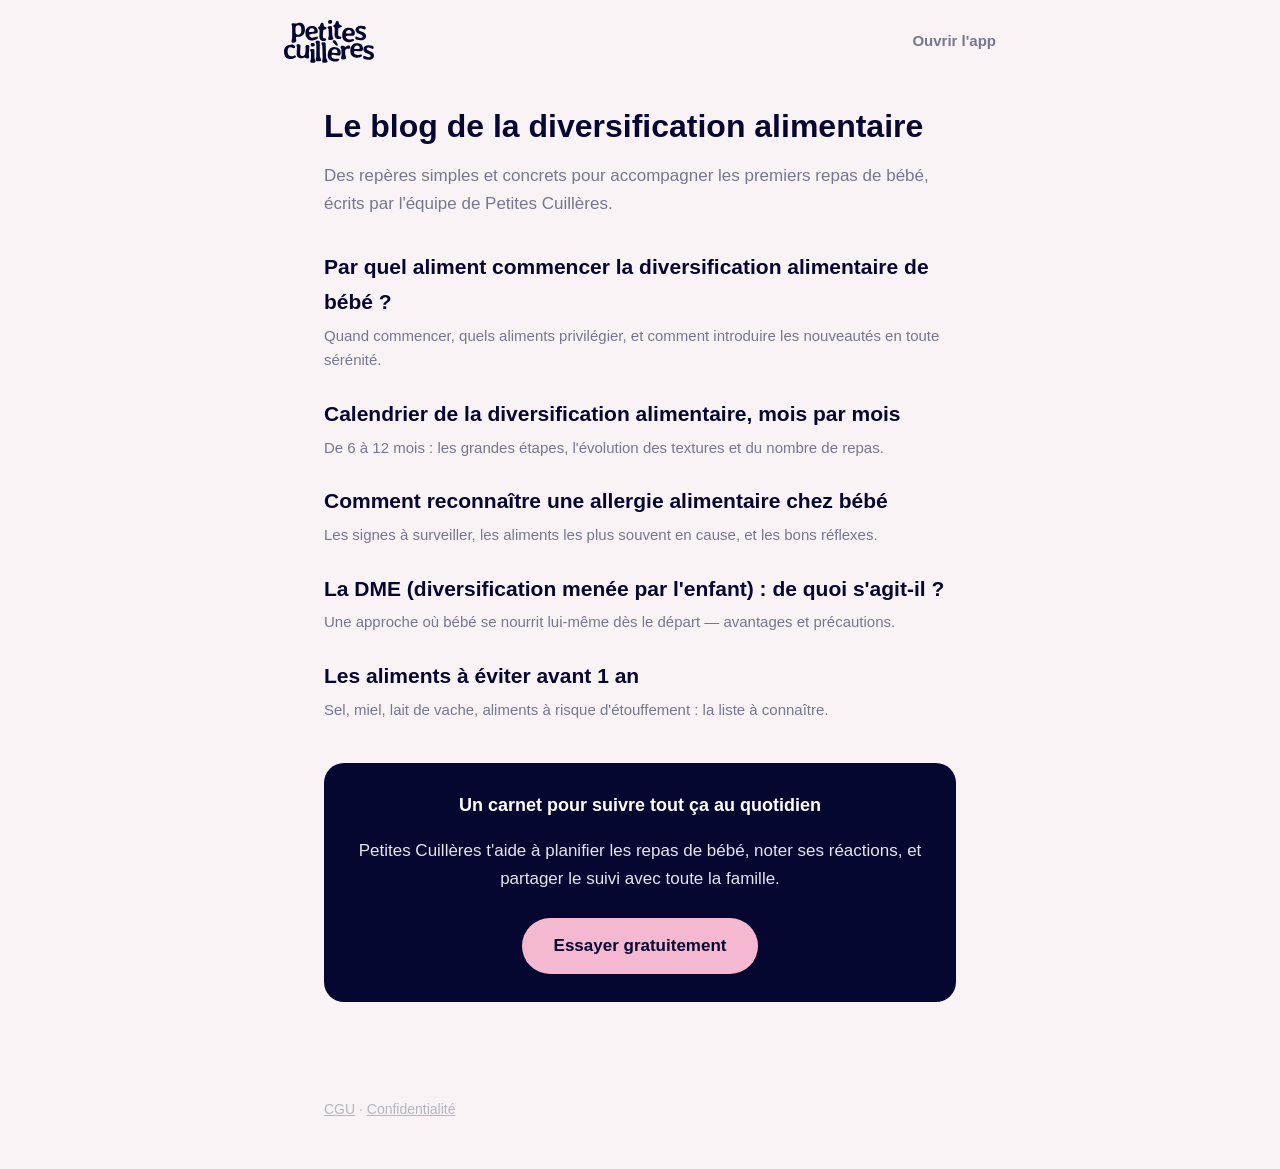
<file: blog/index.html>
<!DOCTYPE html>
<html lang="fr">
<head>
<meta charset="UTF-8">
<meta name="viewport" content="width=device-width, initial-scale=1.0">
<title>Blog — Diversification alimentaire de bébé | Petites Cuillères</title>
<meta name="description" content="Conseils, repères et calendrier pour réussir la diversification alimentaire de bébé : premiers aliments, allergies, DME, aliments à éviter.">
<link rel="stylesheet" href="/blog/style.css">
</head>
<body>
<header class="site-header">
  <a class="logo" href="/index.html" aria-label="Petites Cuillères"><svg xmlns="http://www.w3.org/2000/svg" viewBox="163.53 488.73 1172.59 557.78" preserveAspectRatio="xMidYMid meet" style="width:100%;height:auto;display:block;"><g transform="matrix(1, 0, 0, 1, 1000, 620)"><g fill="currentColor" fill-opacity="1" transform="translate(7.877765, 346.887465)"><path d="M 141.84375 -108.671875 L 141.921875 -109.75 L 141.828125 -110.859375 L 141.984375 -112.828125 C 141.859375 -114.285156 141.816406 -115.316406 141.859375 -115.921875 C 142.390625 -122.890625 139.738281 -129.34375 133.90625 -135.28125 C 128.070312 -141.226562 121.492188 -144.476562 114.171875 -145.03125 L 108.765625 -145.4375 C 98.671875 -146.207031 89.898438 -142.945312 82.453125 -135.65625 C 75.015625 -128.363281 70.925781 -119.914062 70.1875 -110.3125 L 69.96875 -107.421875 C 69.695312 -103.816406 71.90625 -101.835938 76.59375 -101.484375 L 81.046875 -100.59375 L 92.40625 -99.734375 L 93.3125 -99.84375 L 126.4375 -99.140625 L 130.25 -99.21875 C 137.457031 -98.675781 141.320312 -101.828125 141.84375 -108.671875 Z M 171.078125 -73.453125 C 160.796875 -70.242188 141.207031 -69.738281 112.3125 -71.9375 C 83.414062 -74.132812 68.640625 -70.910156 67.984375 -62.265625 C 67.117188 -50.847656 70.820312 -41.5625 79.09375 -34.40625 C 87.375 -27.25 99.625 -23.054688 115.84375 -21.828125 C 122.09375 -21.347656 130.144531 -22.304688 140 -24.703125 C 149.851562 -27.097656 157.476562 -28.085938 162.875 -27.671875 C 169.488281 -27.171875 172.394531 -21.632812 171.59375 -11.0625 C 171.082031 -4.332031 163.351562 1.539062 148.40625 6.5625 C 133.46875 11.59375 119.207031 13.59375 105.625 12.5625 L 101.484375 12.234375 C 86.703125 11.117188 73.863281 7.882812 62.96875 2.53125 C 52.082031 -2.820312 43.59375 -9.175781 37.5 -16.53125 C 31.414062 -23.894531 26.675781 -33.441406 23.28125 -45.171875 C 19.882812 -56.910156 18.71875 -69.75 19.78125 -83.6875 L 20.109375 -88.015625 C 22.265625 -116.367188 31.113281 -138.171875 46.65625 -153.421875 C 54.863281 -161.503906 64.789062 -167.425781 76.4375 -171.1875 C 88.09375 -174.957031 100.171875 -176.363281 112.671875 -175.40625 L 121.140625 -174.765625 C 129.671875 -174.117188 138.429688 -171.757812 147.421875 -167.6875 C 164.828125 -159.84375 176.296875 -146.164062 181.828125 -126.65625 C 184.578125 -116.90625 185.632812 -107.820312 185 -99.40625 L 184.703125 -95.453125 C 183.773438 -83.304688 179.234375 -75.972656 171.078125 -73.453125 Z M 171.078125 -73.453125 "/></g></g><g transform="matrix(1, 0, 0, 1, 874, 653)"><g fill="currentColor" fill-opacity="1" transform="translate(11.371078, 352.224353)"><path d="M 37.9375 -180.375 L 44.25 -180.578125 C 57.019531 -180.867188 65.941406 -176.992188 71.015625 -168.953125 C 72.660156 -166.359375 74.234375 -165.082031 75.734375 -165.125 C 77.242188 -165.175781 80.238281 -166.710938 84.71875 -169.734375 C 89.207031 -172.765625 93.941406 -175.59375 98.921875 -178.21875 C 103.898438 -180.851562 110.363281 -182.296875 118.3125 -182.546875 C 126.269531 -182.796875 132.257812 -181.207031 136.28125 -177.78125 C 140.3125 -174.351562 142.40625 -170.015625 142.5625 -164.765625 C 142.726562 -159.523438 141.203125 -154.414062 137.984375 -149.4375 C 134.773438 -144.457031 130.457031 -141.882812 125.03125 -141.71875 L 102.734375 -143.359375 C 99.003906 -143.242188 94.6875 -141.539062 89.78125 -138.25 C 84.882812 -134.96875 81.035156 -129.90625 78.234375 -123.0625 C 75.429688 -116.226562 74.253906 -105.613281 74.703125 -91.21875 C 75.160156 -76.832031 77.207031 -63.539062 80.84375 -51.34375 C 84.46875 -39.40625 86.390625 -30.066406 86.609375 -23.328125 C 87.023438 -9.835938 74.890625 -2.707031 50.203125 -1.9375 L 46.765625 -1.828125 C 30.023438 -1.304688 21.457031 -7.367188 21.0625 -20.015625 C 20.945312 -23.742188 22.003906 -29.347656 24.234375 -36.828125 C 26.472656 -44.304688 27.789062 -50.4375 28.1875 -55.21875 C 28.582031 -60 28.4375 -73.347656 27.75 -95.265625 C 27.0625 -117.179688 26.222656 -130.503906 25.234375 -135.234375 C 24.242188 -139.960938 22.34375 -144.84375 19.53125 -149.875 C 16.71875 -154.914062 15.242188 -159.601562 15.109375 -163.9375 C 14.972656 -168.28125 16.90625 -172.046875 20.90625 -175.234375 C 24.90625 -178.429688 30.582031 -180.144531 37.9375 -180.375 Z M 37.9375 -180.375 "/></g></g><g transform="matrix(1, 0, 0, 1, 694, 667)"><g fill="currentColor" fill-opacity="1" transform="translate(13.597583, 344.063369)"><path d="M 79.421875 -108.390625 L 79.109375 -106.234375 C 78.359375 -101.109375 84.546875 -97.582031 97.671875 -95.65625 L 98.734375 -95.5 L 99.84375 -95.515625 L 115.96875 -93.359375 C 138.132812 -90.109375 149.601562 -91.109375 150.375 -96.359375 L 151.15625 -101.71875 C 152.488281 -110.78125 150.75 -119.039062 145.9375 -126.5 C 141.125 -133.957031 134.066406 -138.367188 124.765625 -139.734375 L 119.21875 -140.546875 C 109.925781 -141.910156 101.378906 -139.691406 93.578125 -133.890625 C 85.773438 -128.085938 81.054688 -119.585938 79.421875 -108.390625 Z M 88.484375 -248.796875 L 88.890625 -251.484375 C 89.097656 -252.910156 91.164062 -254.554688 95.09375 -256.421875 C 99.019531 -258.285156 103.660156 -258.828125 109.015625 -258.046875 L 110.078125 -257.703125 L 111.140625 -257.546875 C 121.753906 -255.992188 129.644531 -251.242188 134.8125 -243.296875 C 150.84375 -218.898438 158.21875 -202.351562 156.9375 -193.65625 L 156.6875 -191.859375 C 156.070312 -187.691406 152.128906 -186.140625 144.859375 -187.203125 L 141.828125 -187.65625 C 134.304688 -188.757812 126.203125 -194.570312 117.515625 -205.09375 C 97.453125 -229.34375 87.773438 -243.910156 88.484375 -248.796875 Z M 106.734375 18.375 L 98.15625 17.109375 C 87.539062 15.554688 76.789062 12.03125 65.90625 6.53125 C 44.925781 -4.082031 32.0625 -20.628906 27.3125 -43.109375 C 24.664062 -55.804688 24.207031 -68.054688 25.9375 -79.859375 L 27.8125 -92.734375 C 29.75 -105.972656 33.734375 -118.179688 39.765625 -129.359375 C 50.671875 -149.804688 67.289062 -162.648438 89.625 -167.890625 C 100.582031 -170.441406 113.039062 -170.695312 127 -168.65625 L 131.28125 -168.015625 C 142.488281 -166.378906 152.585938 -163.015625 161.578125 -157.921875 C 178.910156 -148.203125 189.503906 -133.625 193.359375 -114.1875 C 195.390625 -104.019531 195.796875 -94.757812 194.578125 -86.40625 L 194 -82.46875 C 192.101562 -69.476562 187.6875 -62.148438 180.75 -60.484375 C 173.8125 -58.828125 158 -59.804688 133.3125 -63.421875 C 108.632812 -67.035156 93.910156 -68.757812 89.140625 -68.59375 C 79.835938 -68.257812 74.804688 -65.523438 74.046875 -60.390625 C 72.378906 -48.953125 75.804688 -38.648438 84.328125 -29.484375 C 90.535156 -22.847656 102.109375 -18.289062 119.046875 -15.8125 C 125.472656 -14.875 133.6875 -15.070312 143.6875 -16.40625 C 153.695312 -17.738281 161.617188 -17.976562 167.453125 -17.125 C 174.015625 -16.164062 176.691406 -11.570312 175.484375 -3.34375 C 174.285156 4.875 167.503906 10.878906 155.140625 14.671875 C 139.316406 19.546875 123.179688 20.78125 106.734375 18.375 Z M 106.734375 18.375 "/></g></g><g transform="matrix(1, 0, 0, 1, 625, 696)"><g fill="currentColor" fill-opacity="1" transform="translate(11.351034, 351.527044)"><path d="M 66.5 -1.46875 L 52.765625 -1.046875 C 42.773438 -0.742188 35.613281 -2.335938 31.28125 -5.828125 C 26.957031 -9.316406 24.6875 -14.671875 24.46875 -21.890625 C 24.414062 -23.703125 24.847656 -27.394531 25.765625 -32.96875 L 26.859375 -38.609375 C 29.578125 -52.421875 30.816406 -63.242188 30.578125 -71.078125 L 30.125 -86.25 L 30.078125 -93.125 L 29.34375 -117.703125 L 29.203125 -128.171875 L 28.671875 -145.703125 C 27.304688 -190.753906 26.378906 -215.289062 25.890625 -219.3125 C 25.410156 -223.332031 23.488281 -229.117188 20.125 -236.671875 C 16.757812 -244.234375 15.050781 -248.851562 15 -250.53125 L 14.90625 -253.59375 C 14.75 -258.78125 17.203125 -262.351562 22.265625 -264.3125 C 27.335938 -266.28125 35.984375 -267.445312 48.203125 -267.8125 C 60.429688 -268.1875 67.707031 -263.882812 70.03125 -254.90625 C 70.300781 -253.820312 70.863281 -239.132812 71.71875 -210.84375 L 71.671875 -207.21875 C 71.734375 -204.9375 71.800781 -202.648438 71.875 -200.359375 L 72.015625 -189.6875 L 72.53125 -172.359375 L 72.546875 -165.46875 C 74.273438 -108.632812 75.832031 -76.257812 77.21875 -68.34375 C 78.601562 -60.425781 82.03125 -50.613281 87.5 -38.90625 C 92.976562 -27.195312 95.726562 -21.101562 95.75 -20.625 C 96.113281 -8.457031 86.363281 -2.070312 66.5 -1.46875 Z M 66.5 -1.46875 "/></g></g><g transform="matrix(1, 0, 0, 1, 551, 679)"><g fill="currentColor" fill-opacity="1" transform="translate(0.829712, 347.68437)"><path d="M 66.515625 0.546875 L 52.78125 0.546875 C 42.78125 0.546875 35.671875 -1.257812 31.453125 -4.875 C 27.234375 -8.488281 25.125 -13.910156 25.125 -21.140625 C 25.125 -22.953125 25.664062 -26.628906 26.75 -32.171875 L 28.015625 -37.78125 C 31.148438 -51.507812 32.71875 -62.289062 32.71875 -70.125 L 32.71875 -85.3125 L 32.890625 -92.171875 L 32.890625 -116.765625 L 33.078125 -127.234375 L 33.078125 -144.765625 C 33.078125 -189.835938 32.894531 -214.390625 32.53125 -218.421875 C 32.164062 -222.460938 30.414062 -228.304688 27.28125 -235.953125 C 24.15625 -243.609375 22.59375 -248.28125 22.59375 -249.96875 L 22.59375 -253.03125 C 22.59375 -258.21875 25.148438 -261.710938 30.265625 -263.515625 C 35.390625 -265.328125 44.066406 -266.234375 56.296875 -266.234375 C 68.523438 -266.234375 75.664062 -261.710938 77.71875 -252.671875 C 77.957031 -251.585938 78.078125 -236.890625 78.078125 -208.578125 L 77.90625 -204.953125 C 77.90625 -202.671875 77.90625 -200.382812 77.90625 -198.09375 L 77.71875 -187.421875 L 77.71875 -170.078125 L 77.53125 -163.203125 C 77.53125 -106.335938 78.101562 -73.925781 79.25 -65.96875 C 80.394531 -58.019531 83.523438 -48.109375 88.640625 -36.234375 C 93.765625 -24.367188 96.328125 -18.195312 96.328125 -17.71875 C 96.328125 -5.539062 86.390625 0.546875 66.515625 0.546875 Z M 66.515625 0.546875 "/></g></g><g transform="matrix(1, 0, 0, 1, 482, 698)"><g fill="currentColor" fill-opacity="1" transform="translate(0.73632, 347.846224)"><path d="M 54.21875 -258.8125 L 56.9375 -258.8125 C 73.195312 -258.8125 81.328125 -252.304688 81.328125 -239.296875 L 81.328125 -232.4375 C 80.972656 -230.625 80.796875 -228.390625 80.796875 -225.734375 C 80.796875 -223.085938 78.957031 -219.925781 75.28125 -216.25 C 71.601562 -212.582031 66.929688 -210.75 61.265625 -210.75 L 56.03125 -210.203125 L 50.96875 -210.203125 C 44.21875 -210.203125 38.972656 -211.796875 35.234375 -214.984375 C 31.503906 -218.179688 29.640625 -222.488281 29.640625 -227.90625 C 29.398438 -228.875 29.28125 -229.71875 29.28125 -230.4375 L 29.09375 -233.875 L 29.28125 -234.78125 C 29.28125 -235.382812 29.28125 -235.988281 29.28125 -236.59375 L 29.640625 -240.015625 C 29.640625 -245.566406 31.6875 -250.085938 35.78125 -253.578125 C 39.882812 -257.066406 46.03125 -258.8125 54.21875 -258.8125 Z M 44.28125 0.546875 C 29.820312 0.421875 22.59375 -5.179688 22.59375 -16.265625 C 22.59375 -21.566406 23.765625 -27.46875 26.109375 -33.96875 C 28.460938 -40.476562 30.148438 -46.265625 31.171875 -51.328125 C 32.203125 -56.390625 32.71875 -71.179688 32.71875 -95.703125 C 32.71875 -120.222656 32.320312 -134.019531 31.53125 -137.09375 C 30.75 -140.164062 28.789062 -144.410156 25.65625 -149.828125 C 22.53125 -155.253906 20.96875 -159.414062 20.96875 -162.3125 L 20.96875 -164.46875 C 20.96875 -170.375 22.894531 -174.257812 26.75 -176.125 C 30.601562 -178 37.171875 -178.9375 46.453125 -178.9375 L 54.046875 -179.46875 L 61.453125 -179.46875 C 70.242188 -179.46875 75.363281 -175.914062 76.8125 -168.8125 C 77.289062 -166.519531 77.53125 -156.335938 77.53125 -138.265625 L 77.53125 -99.59375 L 77.71875 -92 L 77.71875 -79.171875 L 78.078125 -71.75 C 78.203125 -70.0625 78.265625 -67.195312 78.265625 -63.15625 C 78.265625 -59.125 80.3125 -51.742188 84.40625 -41.015625 C 88.5 -30.296875 90.546875 -23.191406 90.546875 -19.703125 L 90.546875 -17.71875 C 90.546875 -5.539062 80.125 0.546875 59.28125 0.546875 Z M 44.28125 0.546875 "/></g></g><g transform="matrix(1, 0, 0, 1, 289, 634)"><g fill="currentColor" fill-opacity="1" transform="translate(7.742506, 346.409731)"><path d="M 194.453125 -3.0625 C 193.585938 7.625 183.425781 12.179688 163.96875 10.609375 C 158.082031 10.128906 152.148438 7.984375 146.171875 4.171875 C 140.203125 0.359375 136.5 -1.601562 135.0625 -1.71875 L 115.359375 4.125 C 104.828125 7.25 95.421875 8.472656 87.140625 7.796875 L 82.265625 7.40625 C 72.054688 6.582031 62.929688 3.578125 54.890625 -1.609375 C 46.847656 -6.796875 40.9375 -13.59375 37.15625 -22 C 31.613281 -34.175781 30.507812 -60.742188 33.84375 -101.703125 C 35.34375 -120.191406 35.9375 -131.257812 35.625 -134.90625 C 35.3125 -138.5625 34.265625 -143.546875 32.484375 -149.859375 C 30.703125 -156.171875 29.984375 -161.488281 30.328125 -165.8125 C 30.679688 -170.132812 32.625 -173.175781 36.15625 -174.9375 C 39.6875 -176.707031 45.597656 -177.257812 53.890625 -176.59375 L 58.75 -176.1875 C 70.757812 -175.21875 78.113281 -170.519531 80.8125 -162.09375 C 82.445312 -156.988281 81.878906 -137.382812 79.109375 -103.28125 C 76.335938 -69.175781 76.492188 -48.007812 79.578125 -39.78125 C 83.429688 -29.300781 91.546875 -23.5625 103.921875 -22.5625 C 110.296875 -22.039062 116.523438 -23.164062 122.609375 -25.9375 C 128.703125 -28.707031 133.347656 -32.679688 136.546875 -37.859375 C 141.679688 -46.023438 145.332031 -63.382812 147.5 -89.9375 C 148.488281 -102.1875 148.644531 -113.835938 147.96875 -124.890625 C 147.300781 -135.941406 147.144531 -143.6875 147.5 -148.125 C 148.570312 -161.332031 159.613281 -167.082031 180.625 -165.375 C 190.957031 -164.539062 196.640625 -160.09375 197.671875 -152.03125 C 197.972656 -149.707031 196.835938 -132.753906 194.265625 -101.171875 C 191.703125 -69.585938 190.847656 -48.625 191.703125 -38.28125 C 192.554688 -27.9375 193.304688 -20.472656 193.953125 -15.890625 C 194.609375 -11.304688 194.882812 -8.347656 194.78125 -7.015625 Z M 194.453125 -3.0625 "/></g></g><g transform="matrix(1, 0, 0, 1, 130, 642)"><g fill="currentColor" fill-opacity="1" transform="translate(25.201091, 359.634076)"><path d="M 102.828125 -3.765625 L 94.53125 -3.171875 C 84.320312 -2.460938 73.519531 -4.054688 62.125 -7.953125 C 29.820312 -19.109375 12.203125 -45.660156 9.265625 -87.609375 L 8.671875 -96.28125 C 8.640625 -96.632812 8.613281 -96.992188 8.59375 -97.359375 C 7.6875 -110.222656 9.066406 -122.394531 12.734375 -133.875 C 20.109375 -157.832031 35.25 -174.476562 58.15625 -183.8125 C 68.476562 -188.03125 81.210938 -190.664062 96.359375 -191.71875 C 111.503906 -192.78125 124.625 -190.863281 135.71875 -185.96875 C 146.8125 -181.070312 152.679688 -174.054688 153.328125 -164.921875 C 153.773438 -158.421875 152.550781 -153.441406 149.65625 -149.984375 C 146.769531 -146.523438 142.859375 -144.625 137.921875 -144.28125 C 132.992188 -143.9375 124.878906 -145.960938 113.578125 -150.359375 C 102.273438 -154.753906 94.335938 -156.789062 89.765625 -156.46875 C 76.421875 -155.53125 67.054688 -149.953125 61.671875 -139.734375 C 56.296875 -129.523438 54.28125 -114.773438 55.625 -95.484375 C 56.976562 -76.191406 62.242188 -61.789062 71.421875 -52.28125 C 80.609375 -42.78125 92.898438 -38.566406 108.296875 -39.640625 C 114.773438 -40.097656 122.25 -41.921875 130.71875 -45.109375 C 139.195312 -48.304688 145.476562 -50.046875 149.5625 -50.328125 C 158.21875 -50.941406 162.828125 -47.222656 163.390625 -39.171875 L 163.609375 -36.09375 C 164.035156 -29.96875 157.5 -23.289062 144 -16.0625 C 130.5 -8.832031 116.773438 -4.734375 102.828125 -3.765625 Z M 102.828125 -3.765625 "/></g></g><g transform="matrix(1, 0, 0, 1, 1069, 401)"><g fill="currentColor" fill-opacity="1" transform="translate(4.863697, 347.19428)"><path d="M 36.1875 -95.953125 C 26.332031 -105.734375 21.597656 -117.96875 21.984375 -132.65625 C 22.378906 -147.351562 28.851562 -159.539062 41.40625 -169.21875 C 53.957031 -178.894531 70.46875 -183.457031 90.9375 -182.90625 C 134.175781 -181.75 155.5625 -172.375 155.09375 -154.78125 C 154.9375 -148.875 153.671875 -144.148438 151.296875 -140.609375 C 148.785156 -136.929688 145.691406 -135.140625 142.015625 -135.234375 C 138.335938 -135.335938 130.753906 -138.101562 119.265625 -143.53125 C 107.785156 -148.96875 98.003906 -151.789062 89.921875 -152 C 81.847656 -152.21875 75.75 -150.664062 71.625 -147.34375 C 67.507812 -144.019531 65.398438 -140.492188 65.296875 -136.765625 C 65.117188 -129.890625 68.398438 -124.070312 75.140625 -119.3125 C 77.628906 -117.5625 88.023438 -113.097656 106.328125 -105.921875 C 124.640625 -98.742188 137.5625 -91.554688 145.09375 -84.359375 C 155.1875 -74.566406 160.035156 -62.257812 159.640625 -47.4375 C 159.242188 -32.625 153.992188 -20.71875 143.890625 -11.71875 C 130.171875 0.582031 113.492188 6.46875 93.859375 5.9375 L 88.984375 5.8125 C 66.816406 5.21875 50.363281 2.851562 39.625 -1.28125 C 25.070312 -6.863281 17.925781 -14.410156 18.1875 -23.921875 L 18.296875 -28.078125 C 18.441406 -33.734375 19.816406 -38.0625 22.421875 -41.0625 C 25.035156 -44.070312 27.304688 -45.550781 29.234375 -45.5 C 34.296875 -45.363281 43.035156 -42.054688 55.453125 -35.578125 C 67.878906 -29.097656 78.460938 -25.738281 87.203125 -25.5 C 95.941406 -25.269531 102.796875 -26.867188 107.765625 -30.296875 C 112.734375 -33.722656 115.300781 -38.660156 115.46875 -45.109375 C 115.644531 -51.554688 111.101562 -57.550781 101.84375 -63.09375 C 99.351562 -64.601562 89.460938 -68.78125 72.171875 -75.625 C 54.878906 -82.476562 42.882812 -89.253906 36.1875 -95.953125 Z M 36.1875 -95.953125 "/></g></g><g transform="matrix(1, 0, 0, 1, 1172, 653)"><g fill="currentColor" fill-opacity="1" transform="translate(4.449391, 347.655802)"><path d="M 36.1875 -95.953125 C 26.332031 -105.734375 21.597656 -117.96875 21.984375 -132.65625 C 22.378906 -147.351562 28.851562 -159.539062 41.40625 -169.21875 C 53.957031 -178.894531 70.46875 -183.457031 90.9375 -182.90625 C 134.175781 -181.75 155.5625 -172.375 155.09375 -154.78125 C 154.9375 -148.875 153.671875 -144.148438 151.296875 -140.609375 C 148.785156 -136.929688 145.691406 -135.140625 142.015625 -135.234375 C 138.335938 -135.335938 130.753906 -138.101562 119.265625 -143.53125 C 107.785156 -148.96875 98.003906 -151.789062 89.921875 -152 C 81.847656 -152.21875 75.75 -150.664062 71.625 -147.34375 C 67.507812 -144.019531 65.398438 -140.492188 65.296875 -136.765625 C 65.117188 -129.890625 68.398438 -124.070312 75.140625 -119.3125 C 77.628906 -117.5625 88.023438 -113.097656 106.328125 -105.921875 C 124.640625 -98.742188 137.5625 -91.554688 145.09375 -84.359375 C 155.1875 -74.566406 160.035156 -62.257812 159.640625 -47.4375 C 159.242188 -32.625 153.992188 -20.71875 143.890625 -11.71875 C 130.171875 0.582031 113.492188 6.46875 93.859375 5.9375 L 88.984375 5.8125 C 66.816406 5.21875 50.363281 2.851562 39.625 -1.28125 C 25.070312 -6.863281 17.925781 -14.410156 18.1875 -23.921875 L 18.296875 -28.078125 C 18.441406 -33.734375 19.816406 -38.0625 22.421875 -41.0625 C 25.035156 -44.070312 27.304688 -45.550781 29.234375 -45.5 C 34.296875 -45.363281 43.035156 -42.054688 55.453125 -35.578125 C 67.878906 -29.097656 78.460938 -25.738281 87.203125 -25.5 C 95.941406 -25.269531 102.796875 -26.867188 107.765625 -30.296875 C 112.734375 -33.722656 115.300781 -38.660156 115.46875 -45.109375 C 115.644531 -51.554688 111.101562 -57.550781 101.84375 -63.09375 C 99.351562 -64.601562 89.460938 -68.78125 72.171875 -75.625 C 54.878906 -82.476562 42.882812 -89.253906 36.1875 -95.953125 Z M 36.1875 -95.953125 "/></g></g><g transform="matrix(1, 0, 0, 1, 898, 420)"><g fill="currentColor" fill-opacity="1" transform="translate(5.651933, 347.127903)"><path d="M 139.484375 -111.6875 L 139.546875 -112.75 L 139.421875 -113.859375 L 139.53125 -115.84375 C 139.363281 -117.300781 139.296875 -118.332031 139.328125 -118.9375 C 139.703125 -125.914062 136.910156 -132.304688 130.953125 -138.109375 C 125.003906 -143.921875 118.363281 -147.03125 111.03125 -147.4375 L 105.625 -147.734375 C 95.507812 -148.285156 86.804688 -144.835938 79.515625 -137.390625 C 72.234375 -129.941406 68.332031 -121.40625 67.8125 -111.78125 L 67.65625 -108.890625 C 67.457031 -105.285156 69.707031 -103.359375 74.40625 -103.109375 L 78.890625 -102.3125 L 90.265625 -101.6875 L 91.15625 -101.828125 L 124.296875 -101.828125 L 128.09375 -102 C 135.3125 -101.601562 139.109375 -104.832031 139.484375 -111.6875 Z M 169.453125 -77.109375 C 159.253906 -73.679688 139.6875 -72.753906 110.75 -74.328125 C 81.8125 -75.898438 67.109375 -72.359375 66.640625 -63.703125 C 66.015625 -52.265625 69.914062 -43.054688 78.34375 -36.078125 C 86.769531 -29.109375 99.101562 -25.179688 115.34375 -24.296875 C 121.601562 -23.960938 129.628906 -25.09375 139.421875 -27.6875 C 149.222656 -30.289062 156.832031 -31.445312 162.25 -31.15625 C 168.863281 -30.789062 171.882812 -25.316406 171.3125 -14.734375 C 170.9375 -8.003906 163.332031 -1.96875 148.5 3.375 C 133.675781 8.726562 119.46875 11.035156 105.875 10.296875 L 101.71875 10.078125 C 86.914062 9.265625 74.015625 6.296875 63.015625 1.171875 C 52.015625 -3.941406 43.390625 -10.109375 37.140625 -17.328125 C 30.890625 -24.554688 25.941406 -34 22.296875 -45.65625 C 18.660156 -57.320312 17.222656 -70.132812 17.984375 -84.09375 L 18.21875 -88.40625 C 19.757812 -116.800781 28.140625 -138.789062 43.359375 -154.375 C 51.398438 -162.632812 61.203125 -168.769531 72.765625 -172.78125 C 84.328125 -176.800781 96.367188 -178.46875 108.890625 -177.78125 L 117.375 -177.3125 C 125.90625 -176.851562 134.710938 -174.6875 143.796875 -170.8125 C 161.367188 -163.34375 173.128906 -149.914062 179.078125 -130.53125 C 182.035156 -120.832031 183.285156 -111.769531 182.828125 -103.34375 L 182.609375 -99.390625 C 181.953125 -87.222656 177.566406 -79.796875 169.453125 -77.109375 Z M 169.453125 -77.109375 "/></g></g><g transform="matrix(1, 0, 0, 1, 779, 385)"><g fill="currentColor" fill-opacity="1" transform="translate(5.538007, 347.024832)"><path d="M 45.90625 -19.109375 C 39.882812 -30.648438 37.660156 -51.34375 39.234375 -81.1875 C 40.816406 -111.03125 40.785156 -129.847656 39.140625 -137.640625 C 38.273438 -141.921875 35 -146.203125 29.3125 -150.484375 C 23.632812 -154.765625 20.957031 -159.972656 21.28125 -166.109375 C 21.601562 -172.242188 23.695312 -176.476562 27.5625 -178.8125 C 28.4375 -179.375 30.910156 -180.597656 34.984375 -182.484375 C 39.066406 -184.378906 41.59375 -185.9375 42.5625 -187.15625 C 43.539062 -188.375 45.65625 -194.054688 48.90625 -204.203125 C 52.15625 -214.347656 55.300781 -221.359375 58.34375 -225.234375 C 61.382812 -229.117188 65.554688 -230.921875 70.859375 -230.640625 L 73.90625 -230.484375 C 80.78125 -230.117188 85.722656 -227.679688 88.734375 -223.171875 C 90.296875 -220.804688 91.738281 -215.054688 93.0625 -205.921875 C 94.382812 -196.796875 96.519531 -190.347656 99.46875 -186.578125 C 102.414062 -182.804688 108.78125 -179.363281 118.5625 -176.25 C 128.34375 -173.144531 133.082031 -168.707031 132.78125 -162.9375 C 132.476562 -157.164062 130.757812 -153.210938 127.625 -151.078125 C 124.5 -148.941406 118.492188 -147.144531 109.609375 -145.6875 C 100.722656 -144.226562 94.847656 -141.550781 91.984375 -137.65625 C 89.128906 -133.769531 87.21875 -122.679688 86.25 -104.390625 L 85.859375 -100.625 C 85.609375 -98.101562 85.394531 -95.15625 85.21875 -91.78125 L 84.65625 -81.125 C 83.476562 -58.863281 84.945312 -44.425781 89.0625 -37.8125 C 91.613281 -33.707031 97.453125 -30.71875 106.578125 -28.84375 C 115.710938 -26.96875 120.578125 -25.890625 121.171875 -25.609375 C 125.742188 -22.960938 127.882812 -18.9375 127.59375 -13.53125 L 127.453125 -10.625 C 127.191406 -5.695312 123.6875 -1.691406 116.9375 1.390625 C 110.195312 4.472656 102.019531 5.757812 92.40625 5.25 L 84.984375 4.859375 C 66.828125 3.898438 53.800781 -4.085938 45.90625 -19.109375 Z M 45.90625 -19.109375 "/></g></g><g transform="matrix(1, 0, 0, 1, 705, 398)"><g fill="currentColor" fill-opacity="1" transform="translate(12.063832, 351.36152)"><path d="M 45.375 -260.5 L 48.09375 -260.59375 C 64.34375 -261.144531 72.691406 -254.921875 73.140625 -241.921875 L 73.375 -235.0625 C 73.082031 -233.238281 72.976562 -231.003906 73.0625 -228.359375 C 73.15625 -225.710938 71.425781 -222.488281 67.875 -218.6875 C 64.320312 -214.894531 59.71875 -212.898438 54.0625 -212.703125 L 48.84375 -211.984375 L 43.78125 -211.8125 C 37.03125 -211.582031 31.734375 -213 27.890625 -216.0625 C 24.054688 -219.132812 22.046875 -223.378906 21.859375 -228.796875 C 21.585938 -229.742188 21.441406 -230.578125 21.421875 -231.296875 L 21.109375 -234.71875 L 21.265625 -235.640625 C 21.253906 -236.242188 21.238281 -236.847656 21.21875 -237.453125 L 21.453125 -240.890625 C 21.265625 -246.441406 23.15625 -251.023438 27.125 -254.640625 C 31.101562 -258.265625 37.1875 -260.21875 45.375 -260.5 Z M 44.265625 -0.953125 C 29.816406 -0.585938 22.40625 -5.941406 22.03125 -17.015625 C 21.84375 -22.316406 22.8125 -28.257812 24.9375 -34.84375 C 27.070312 -41.425781 28.566406 -47.265625 29.421875 -52.359375 C 30.273438 -57.453125 30.28125 -72.25 29.4375 -96.75 C 28.601562 -121.257812 27.738281 -135.035156 26.84375 -138.078125 C 25.957031 -141.128906 23.859375 -145.3125 20.546875 -150.625 C 17.234375 -155.9375 15.523438 -160.039062 15.421875 -162.9375 L 15.359375 -165.09375 C 15.148438 -171 16.941406 -174.945312 20.734375 -176.9375 C 24.523438 -178.9375 31.054688 -180.09375 40.328125 -180.40625 L 47.90625 -181.203125 L 55.3125 -181.453125 C 64.09375 -181.753906 69.328125 -178.378906 71.015625 -171.328125 C 71.578125 -169.054688 72.164062 -158.890625 72.78125 -140.828125 L 74.09375 -102.171875 L 74.546875 -94.59375 L 74.984375 -81.765625 L 75.59375 -74.359375 C 75.769531 -72.679688 75.925781 -69.828125 76.0625 -65.796875 C 76.207031 -61.765625 78.507812 -54.457031 82.96875 -43.875 C 87.425781 -33.289062 89.710938 -26.253906 89.828125 -22.765625 L 89.890625 -20.78125 C 90.304688 -8.613281 80.097656 -2.175781 59.265625 -1.46875 Z M 44.265625 -0.953125 "/></g></g><g transform="matrix(1, 0, 0, 1, 578, 409)"><g fill="currentColor" fill-opacity="1" transform="translate(6.778255, 346.640985)"><path d="M 46.125 -18.578125 C 40.226562 -30.179688 38.238281 -50.894531 40.15625 -80.71875 C 42.082031 -110.539062 42.273438 -129.363281 40.734375 -137.1875 C 39.921875 -141.46875 36.691406 -145.78125 31.046875 -150.125 C 25.410156 -154.476562 22.789062 -159.71875 23.1875 -165.84375 C 23.582031 -171.976562 25.734375 -176.1875 29.640625 -178.46875 C 30.515625 -179.019531 33.003906 -180.21875 37.109375 -182.0625 C 41.210938 -183.914062 43.753906 -185.441406 44.734375 -186.640625 C 45.710938 -187.847656 47.882812 -193.503906 51.25 -203.609375 C 54.625 -213.710938 57.851562 -220.6875 60.9375 -224.53125 C 64.03125 -228.382812 68.222656 -230.144531 73.515625 -229.8125 L 76.578125 -229.609375 C 83.429688 -229.171875 88.34375 -226.675781 91.3125 -222.125 C 92.84375 -219.738281 94.21875 -213.976562 95.4375 -204.84375 C 96.664062 -195.707031 98.722656 -189.234375 101.609375 -185.421875 C 104.503906 -181.609375 110.828125 -178.085938 120.578125 -174.859375 C 130.328125 -171.640625 135.015625 -167.144531 134.640625 -161.375 C 134.273438 -155.601562 132.515625 -151.671875 129.359375 -149.578125 C 126.210938 -147.484375 120.1875 -145.757812 111.28125 -144.40625 C 102.382812 -143.050781 96.484375 -140.445312 93.578125 -136.59375 C 90.671875 -132.738281 88.625 -121.671875 87.4375 -103.390625 L 87.015625 -99.625 C 86.734375 -97.09375 86.484375 -94.144531 86.265625 -90.78125 L 85.578125 -80.140625 C 84.140625 -57.890625 85.441406 -43.4375 89.484375 -36.78125 C 91.992188 -32.644531 97.800781 -29.585938 106.90625 -27.609375 C 116.019531 -25.640625 120.875 -24.507812 121.46875 -24.21875 C 126 -21.507812 128.085938 -17.453125 127.734375 -12.046875 L 127.546875 -9.15625 C 127.234375 -4.226562 123.691406 -0.265625 116.921875 2.734375 C 110.148438 5.742188 101.957031 6.9375 92.34375 6.3125 L 84.9375 5.84375 C 66.78125 4.664062 53.84375 -3.472656 46.125 -18.578125 Z M 46.125 -18.578125 "/></g></g><g transform="matrix(1, 0, 0, 1, 404, 395)"><g fill="currentColor" fill-opacity="1" transform="translate(34.467503, 364.834976)"><path d="M 120.921875 -131.546875 L 120.8125 -132.625 L 120.53125 -133.703125 L 120.34375 -135.671875 C 119.945312 -137.085938 119.71875 -138.097656 119.65625 -138.703125 C 118.976562 -145.660156 115.253906 -151.554688 108.484375 -156.390625 C 101.710938 -161.234375 94.671875 -163.296875 87.359375 -162.578125 L 81.96875 -162.0625 C 71.894531 -161.070312 63.820312 -156.34375 57.75 -147.875 C 51.675781 -139.40625 49.113281 -130.378906 50.0625 -120.796875 L 50.34375 -117.90625 C 50.695312 -114.3125 53.21875 -112.742188 57.90625 -113.203125 L 62.4375 -113.09375 L 73.78125 -114.203125 L 74.65625 -114.484375 L 107.40625 -119.515625 L 111.125 -120.265625 C 118.320312 -120.960938 121.585938 -124.722656 120.921875 -131.546875 Z M 155.796875 -101.921875 C 146.234375 -96.992188 127.03125 -93.113281 98.1875 -90.28125 C 69.351562 -87.445312 55.359375 -81.710938 56.203125 -73.078125 C 57.328125 -61.691406 62.582031 -53.191406 71.96875 -47.578125 C 81.351562 -41.960938 94.140625 -39.945312 110.328125 -41.53125 C 116.566406 -42.144531 124.328125 -44.476562 133.609375 -48.53125 C 142.898438 -52.59375 150.242188 -54.890625 155.640625 -55.421875 C 162.234375 -56.066406 166.050781 -51.113281 167.09375 -40.5625 C 167.75 -33.851562 161.148438 -26.726562 147.296875 -19.1875 C 133.453125 -11.65625 119.753906 -7.222656 106.203125 -5.890625 L 102.078125 -5.484375 C 87.316406 -4.035156 74.109375 -5.003906 62.453125 -8.390625 C 50.804688 -11.785156 41.347656 -16.578125 34.078125 -22.765625 C 26.816406 -28.960938 20.5 -37.546875 15.125 -48.515625 C 9.75 -59.492188 6.375 -71.941406 5 -85.859375 L 4.578125 -90.171875 C 1.796875 -118.460938 6.742188 -141.460938 19.421875 -159.171875 C 26.117188 -168.546875 34.875 -176.097656 45.6875 -181.828125 C 56.507812 -187.554688 68.160156 -191.035156 80.640625 -192.265625 L 89.09375 -193.09375 C 97.601562 -193.925781 106.644531 -193.113281 116.21875 -190.65625 C 134.707031 -185.9375 148.363281 -174.445312 157.1875 -156.1875 C 161.59375 -147.050781 164.207031 -138.285156 165.03125 -129.890625 L 165.421875 -125.9375 C 166.609375 -113.820312 163.398438 -105.816406 155.796875 -101.921875 Z M 155.796875 -101.921875 "/></g></g><g transform="matrix(1, 0, 0, 1, 240, 361)"><g fill="currentColor" fill-opacity="1" transform="translate(1.198094, 347.449817)"><path d="M 148.203125 -84.40625 L 148.203125 -94.171875 C 148.203125 -112.117188 145.3125 -125.613281 139.53125 -134.65625 C 132.0625 -146.21875 122.363281 -152 110.4375 -152 L 107 -152 C 94.582031 -152 85.304688 -147.359375 79.171875 -138.078125 C 74.460938 -130.972656 72.109375 -117.238281 72.109375 -96.875 L 72.109375 -77.359375 L 72.296875 -75.546875 L 72.84375 -63.4375 C 72.957031 -62.226562 73.015625 -61.082031 73.015625 -60 C 73.015625 -50.238281 75.753906 -42.40625 81.234375 -36.5 C 86.722656 -30.601562 93.984375 -27.65625 103.015625 -27.65625 L 108.078125 -27.65625 C 120.128906 -27.65625 129.828125 -32.804688 137.171875 -43.109375 C 144.523438 -53.410156 148.203125 -67.175781 148.203125 -84.40625 Z M 43.5625 75.546875 C 28.019531 75.546875 20.25 70.304688 20.25 59.828125 L 20.25 56.03125 C 20.25 53.375 21.332031 47.890625 23.5 39.578125 C 25.664062 31.265625 27.019531 20.601562 27.5625 7.59375 C 28.101562 -5.414062 28.375 -22.890625 28.375 -44.828125 L 28.375 -103.75 L 28.203125 -116.765625 C 28.203125 -132.066406 26.875 -143.421875 24.21875 -150.828125 C 21.570312 -158.234375 20.25 -163.742188 20.25 -167.359375 C 20.25 -174.472656 29.582031 -178.03125 48.25 -178.03125 C 48.613281 -178.03125 48.914062 -178.03125 49.15625 -178.03125 C 51.8125 -178.03125 55.664062 -177.15625 60.71875 -175.40625 C 65.78125 -173.65625 70.875 -172.78125 76 -172.78125 C 81.125 -172.78125 88.265625 -174.40625 97.421875 -177.65625 C 106.578125 -180.914062 115.375 -182.546875 123.8125 -182.546875 L 128.140625 -182.546875 C 147.421875 -182.546875 163.390625 -174.894531 176.046875 -159.59375 C 188.578125 -144.289062 194.84375 -123.804688 194.84375 -98.140625 L 194.84375 -93.4375 C 194.84375 -81.144531 192.820312 -68.492188 188.78125 -55.484375 C 184.75 -42.472656 178.484375 -31.597656 169.984375 -22.859375 C 161.492188 -14.128906 152.394531 -8.101562 142.6875 -4.78125 C 132.988281 -1.46875 121.691406 0.1875 108.796875 0.1875 C 95.910156 0.1875 86.695312 2.050781 81.15625 5.78125 C 78.5 7.59375 77.171875 10.664062 77.171875 15 C 77.171875 19.34375 77.984375 25.273438 79.609375 32.796875 C 81.242188 40.328125 82.0625 46.984375 82.0625 52.765625 C 82.0625 58.554688 79.015625 63.800781 72.921875 68.5 C 66.835938 73.195312 59.820312 75.546875 51.875 75.546875 Z M 43.5625 75.546875 "/></g></g></svg></a>
  <nav><a href="/index.html">Ouvrir l'app</a></nav>
</header>

<div class="wrap">
  <h1>Le blog de la diversification alimentaire</h1>
  <p style="color:var(--text-secondary);margin-bottom:2rem;">Des repères simples et concrets pour accompagner les premiers repas de bébé, écrits par l'équipe de Petites Cuillères.</p>

  <ul class="article-list">
    <li>
      <a href="/blog/par-quel-aliment-commencer.html">
        <h2>Par quel aliment commencer la diversification alimentaire de bébé ?</h2>
        <p>Quand commencer, quels aliments privilégier, et comment introduire les nouveautés en toute sérénité.</p>
      </a>
    </li>
    <li>
      <a href="/blog/calendrier-diversification-alimentaire.html">
        <h2>Calendrier de la diversification alimentaire, mois par mois</h2>
        <p>De 6 à 12 mois : les grandes étapes, l'évolution des textures et du nombre de repas.</p>
      </a>
    </li>
    <li>
      <a href="/blog/reconnaitre-allergie-alimentaire-bebe.html">
        <h2>Comment reconnaître une allergie alimentaire chez bébé</h2>
        <p>Les signes à surveiller, les aliments les plus souvent en cause, et les bons réflexes.</p>
      </a>
    </li>
    <li>
      <a href="/blog/diversification-menee-par-enfant.html">
        <h2>La DME (diversification menée par l'enfant) : de quoi s'agit-il ?</h2>
        <p>Une approche où bébé se nourrit lui-même dès le départ — avantages et précautions.</p>
      </a>
    </li>
    <li>
      <a href="/blog/aliments-a-eviter-avant-1-an.html">
        <h2>Les aliments à éviter avant 1 an</h2>
        <p>Sel, miel, lait de vache, aliments à risque d'étouffement : la liste à connaître.</p>
      </a>
    </li>
  </ul>

  <div class="cta">
    <h3>Un carnet pour suivre tout ça au quotidien</h3>
    <p>Petites Cuillères t'aide à planifier les repas de bébé, noter ses réactions, et partager le suivi avec toute la famille.</p>
    <a class="btn" href="/index.html">Essayer gratuitement</a>
  </div>
</div>

<footer class="site-footer">
  <a href="/cgu.html">CGU</a> · <a href="/confidentialite.html">Confidentialité</a>
</footer>
</body>
</html>
</file>
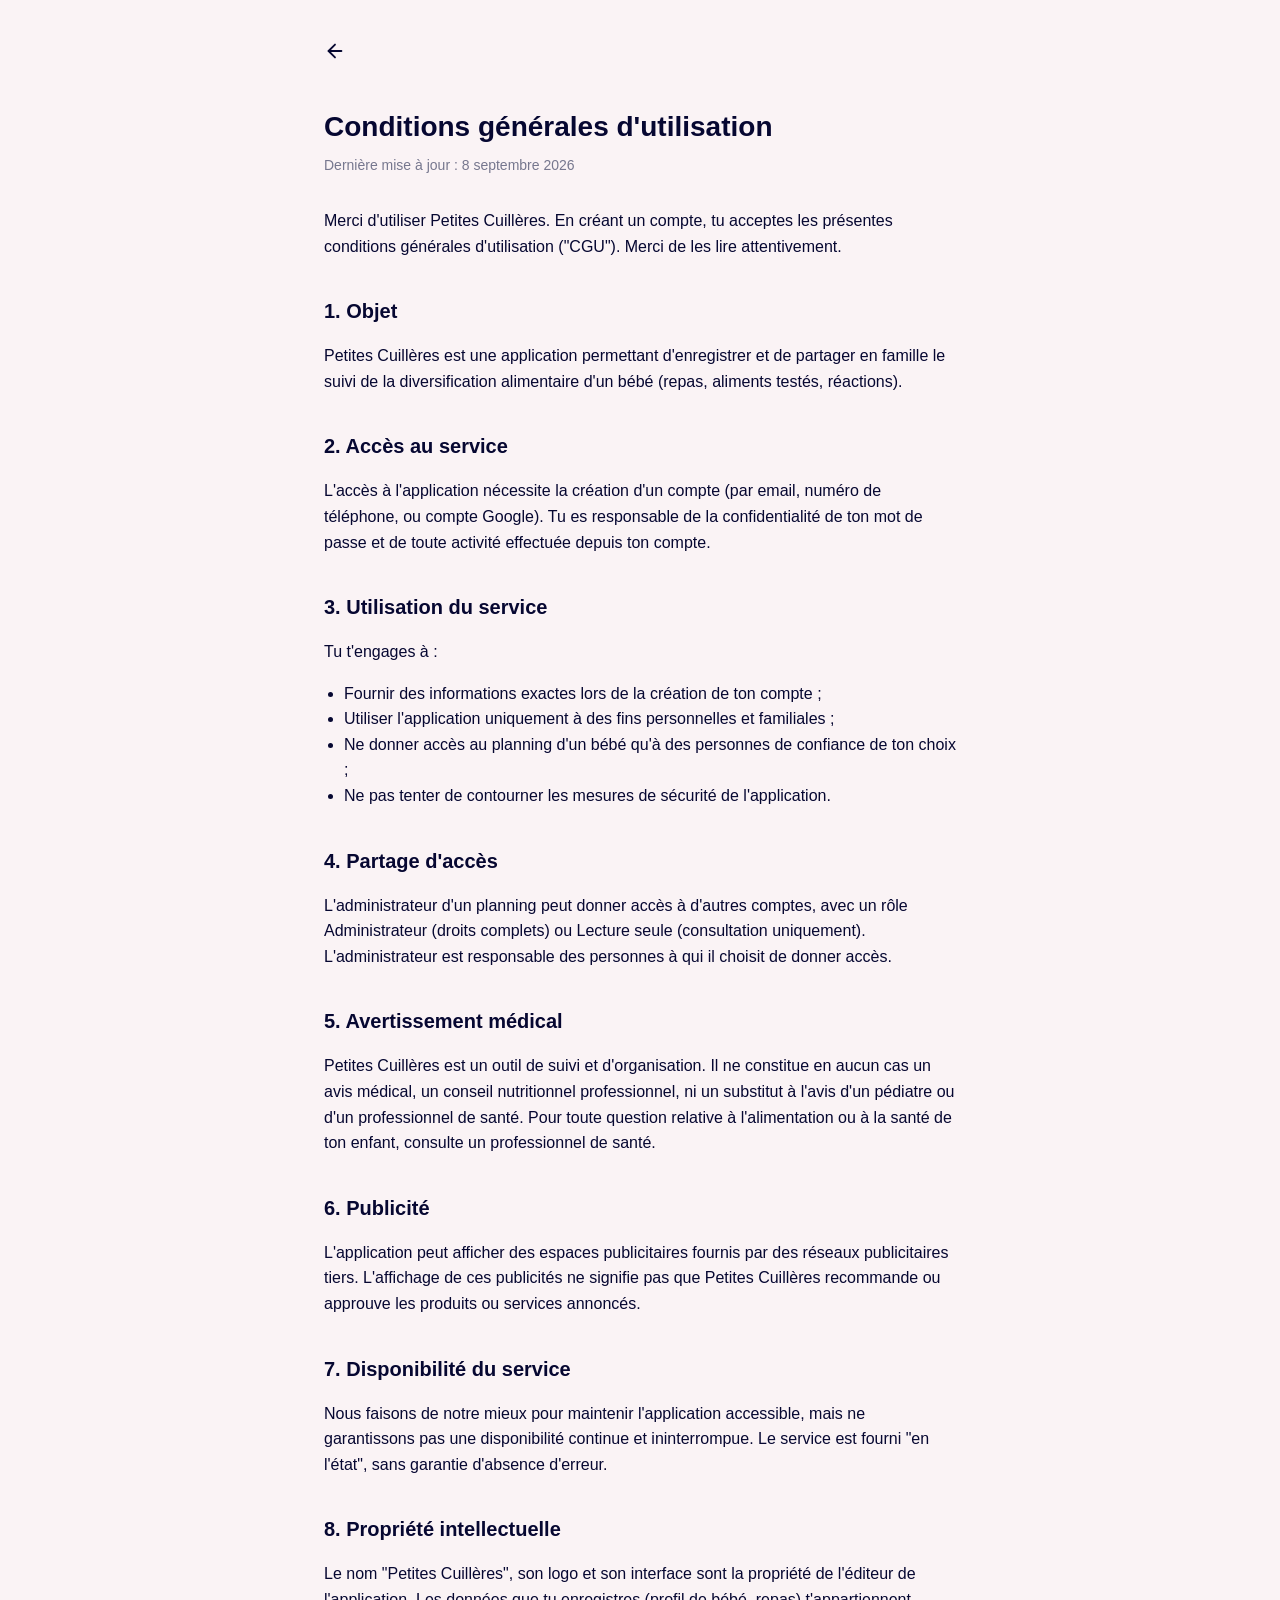
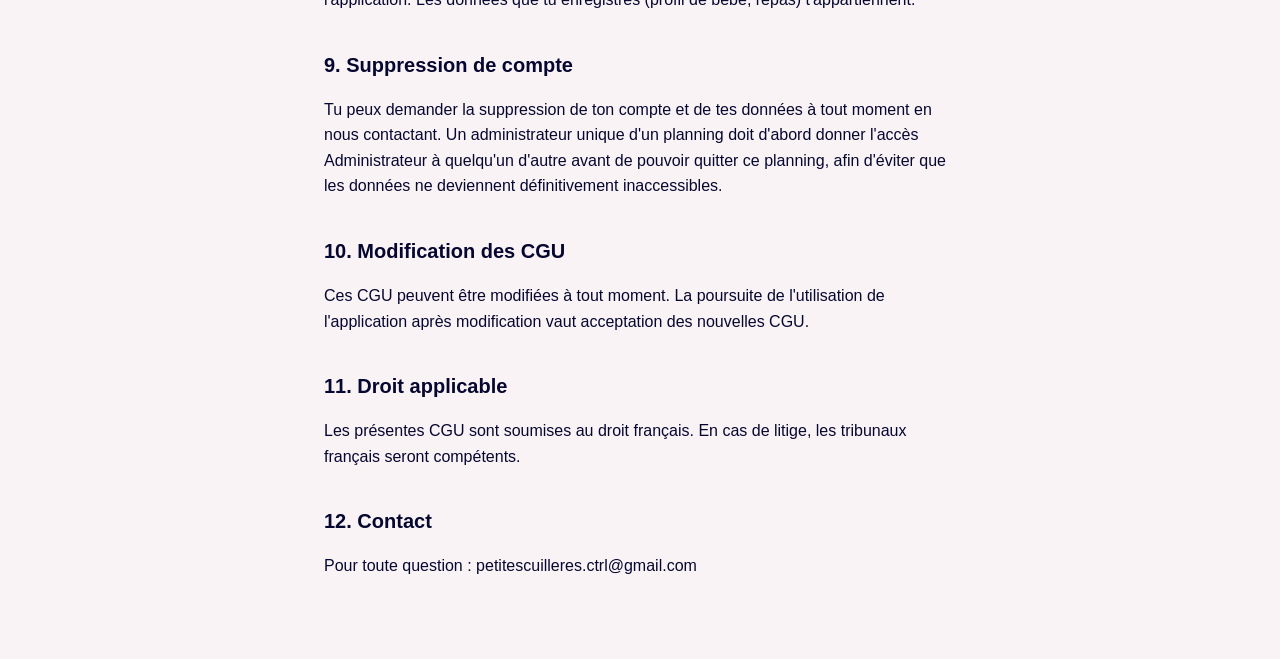
<file: cgu.html>
<!DOCTYPE html>
<html lang="fr">
<head>
<meta charset="UTF-8">
<meta name="viewport" content="width=device-width, initial-scale=1.0">
<title>Conditions générales d'utilisation — Petites Cuillères</title>
<style>
  :root{
    --bg:#FAF3F5; --card:#FFFFFF; --primary:#060731; --accent:#F5B8D1;
    --text:#060731; --text-secondary:#76778E; --border:#DFDFE4;
  }
  *{box-sizing:border-box;}
  body{
    margin:0; background:var(--bg); color:var(--text);
    font-family:-apple-system,BlinkMacSystemFont,'Segoe UI',Roboto,sans-serif;
    line-height:1.6;
  }
  .wrap{ max-width:680px; margin:0 auto; padding:2.5rem 1.5rem 4rem; }
  a{ color:var(--primary); }
  h1{ font-size:28px; margin-bottom:0.25rem; }
  .updated{ color:var(--text-secondary); font-size:14px; margin-bottom:2rem; }
  h2{ font-size:20px; margin-top:2.25rem; margin-bottom:0.75rem; }
  p, li{ font-size:16px; color:var(--text); }
  ul{ padding-left:1.25rem; }
  .card{ background:var(--card); border:1px solid var(--border); border-radius:16px; padding:1.25rem 1.5rem; margin:1.5rem 0; }
  .back{ display:inline-flex; align-items:center; justify-content:center; padding:8px; margin:-8px 0 1rem -8px; text-decoration:none; color:var(--text); }
</style>
</head>
<body>
<div class="wrap">
  <a class="back" href="./index.html" aria-label="Retour à l'app"><svg viewBox="0 0 24 24" width="22" height="22" fill="none" stroke="currentColor" stroke-width="2" stroke-linecap="round" stroke-linejoin="round"><line x1="19" y1="12" x2="5" y2="12"/><polyline points="12 5 5 12 12 19"/></svg></a>
  <h1>Conditions générales d'utilisation</h1>
  <div class="updated">Dernière mise à jour : 8 septembre 2026</div>

  <p>Merci d'utiliser Petites Cuillères. En créant un compte, tu acceptes les présentes conditions générales d'utilisation ("CGU"). Merci de les lire attentivement.</p>

  <h2>1. Objet</h2>
  <p>Petites Cuillères est une application permettant d'enregistrer et de partager en famille le suivi de la diversification alimentaire d'un bébé (repas, aliments testés, réactions).</p>

  <h2>2. Accès au service</h2>
  <p>L'accès à l'application nécessite la création d'un compte (par email, numéro de téléphone, ou compte Google). Tu es responsable de la confidentialité de ton mot de passe et de toute activité effectuée depuis ton compte.</p>

  <h2>3. Utilisation du service</h2>
  <p>Tu t'engages à :</p>
  <ul>
    <li>Fournir des informations exactes lors de la création de ton compte ;</li>
    <li>Utiliser l'application uniquement à des fins personnelles et familiales ;</li>
    <li>Ne donner accès au planning d'un bébé qu'à des personnes de confiance de ton choix ;</li>
    <li>Ne pas tenter de contourner les mesures de sécurité de l'application.</li>
  </ul>

  <h2>4. Partage d'accès</h2>
  <p>L'administrateur d'un planning peut donner accès à d'autres comptes, avec un rôle Administrateur (droits complets) ou Lecture seule (consultation uniquement). L'administrateur est responsable des personnes à qui il choisit de donner accès.</p>

  <h2>5. Avertissement médical</h2>
  <p>Petites Cuillères est un outil de suivi et d'organisation. Il ne constitue en aucun cas un avis médical, un conseil nutritionnel professionnel, ni un substitut à l'avis d'un pédiatre ou d'un professionnel de santé. Pour toute question relative à l'alimentation ou à la santé de ton enfant, consulte un professionnel de santé.</p>

  <h2>6. Publicité</h2>
  <p>L'application peut afficher des espaces publicitaires fournis par des réseaux publicitaires tiers. L'affichage de ces publicités ne signifie pas que Petites Cuillères recommande ou approuve les produits ou services annoncés.</p>

  <h2>7. Disponibilité du service</h2>
  <p>Nous faisons de notre mieux pour maintenir l'application accessible, mais ne garantissons pas une disponibilité continue et ininterrompue. Le service est fourni "en l'état", sans garantie d'absence d'erreur.</p>

  <h2>8. Propriété intellectuelle</h2>
  <p>Le nom "Petites Cuillères", son logo et son interface sont la propriété de l'éditeur de l'application. Les données que tu enregistres (profil de bébé, repas) t'appartiennent.</p>

  <h2>9. Suppression de compte</h2>
  <p>Tu peux demander la suppression de ton compte et de tes données à tout moment en nous contactant. Un administrateur unique d'un planning doit d'abord donner l'accès Administrateur à quelqu'un d'autre avant de pouvoir quitter ce planning, afin d'éviter que les données ne deviennent définitivement inaccessibles.</p>

  <h2>10. Modification des CGU</h2>
  <p>Ces CGU peuvent être modifiées à tout moment. La poursuite de l'utilisation de l'application après modification vaut acceptation des nouvelles CGU.</p>

  <h2>11. Droit applicable</h2>
  <p>Les présentes CGU sont soumises au droit français. En cas de litige, les tribunaux français seront compétents.</p>

  <h2>12. Contact</h2>
  <p>Pour toute question : petitescuilleres.ctrl@gmail.com</p>
</div>
</body>
</html>
</file>
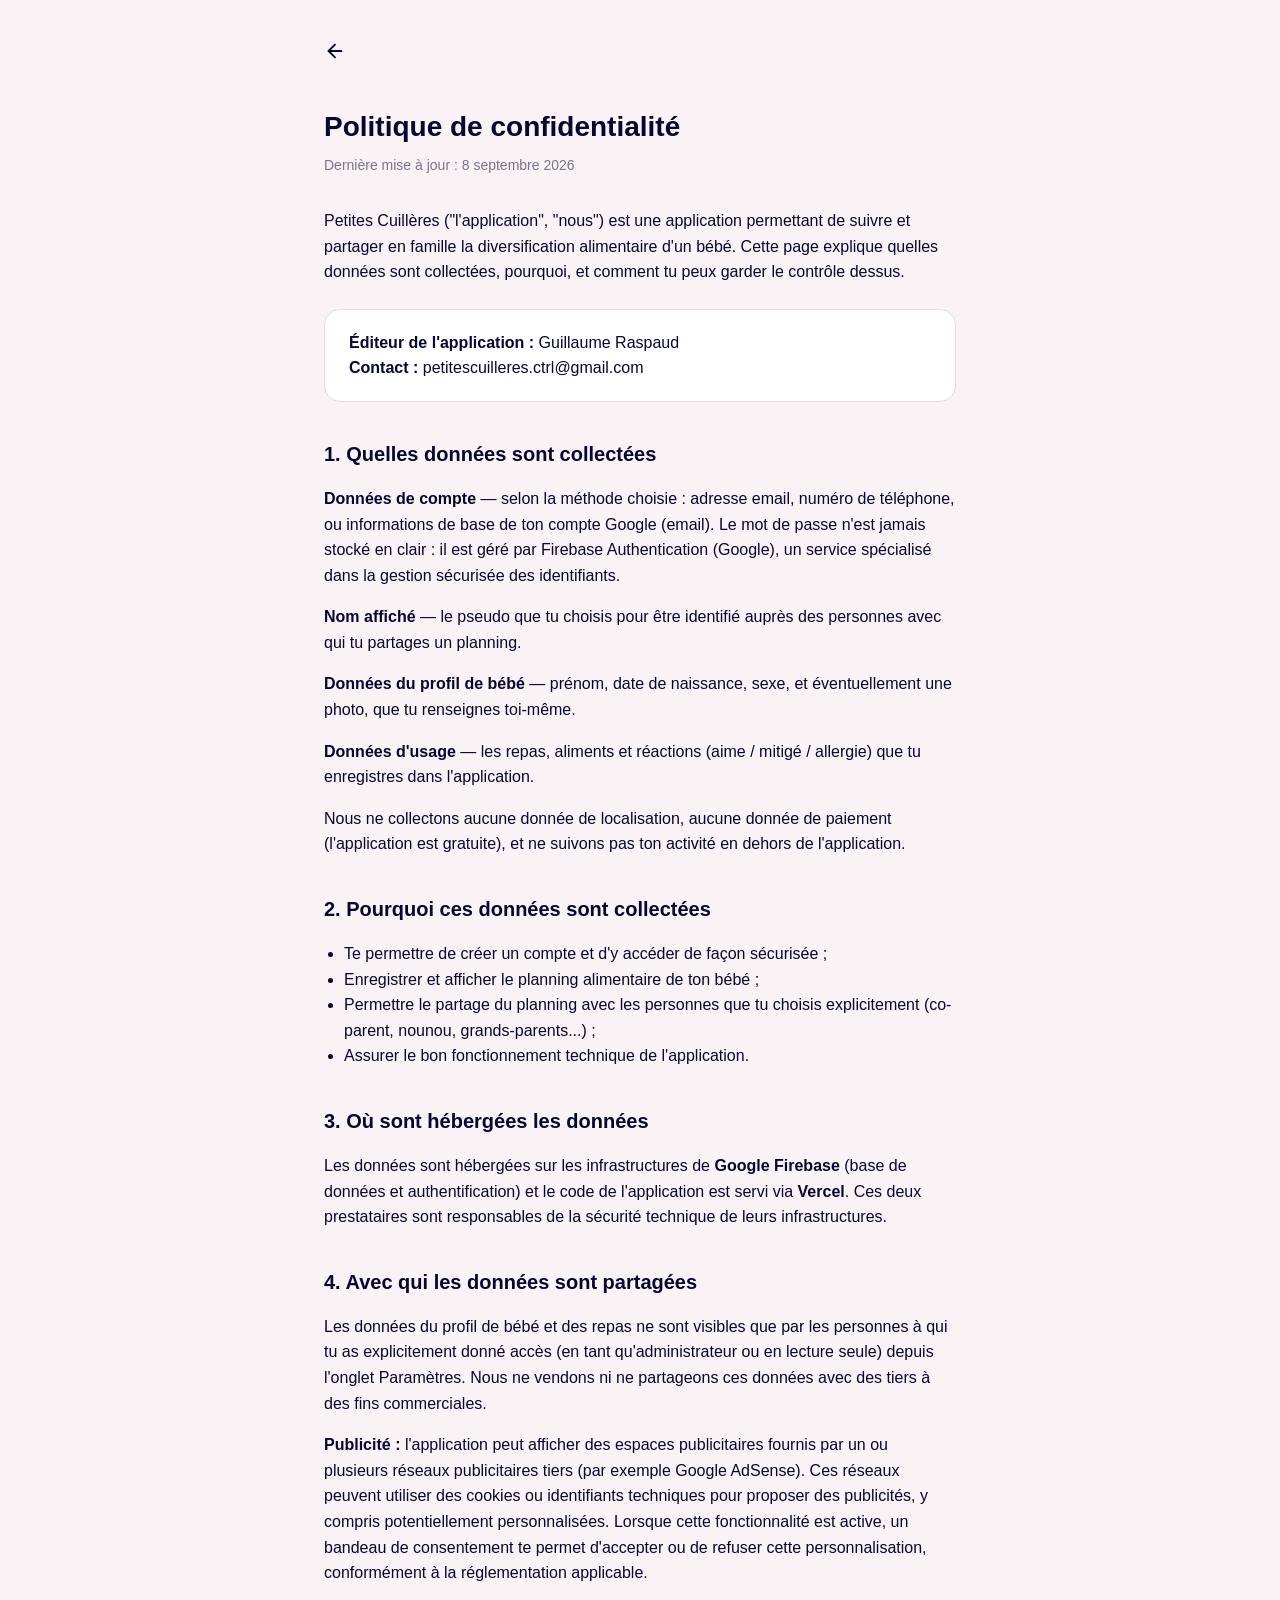
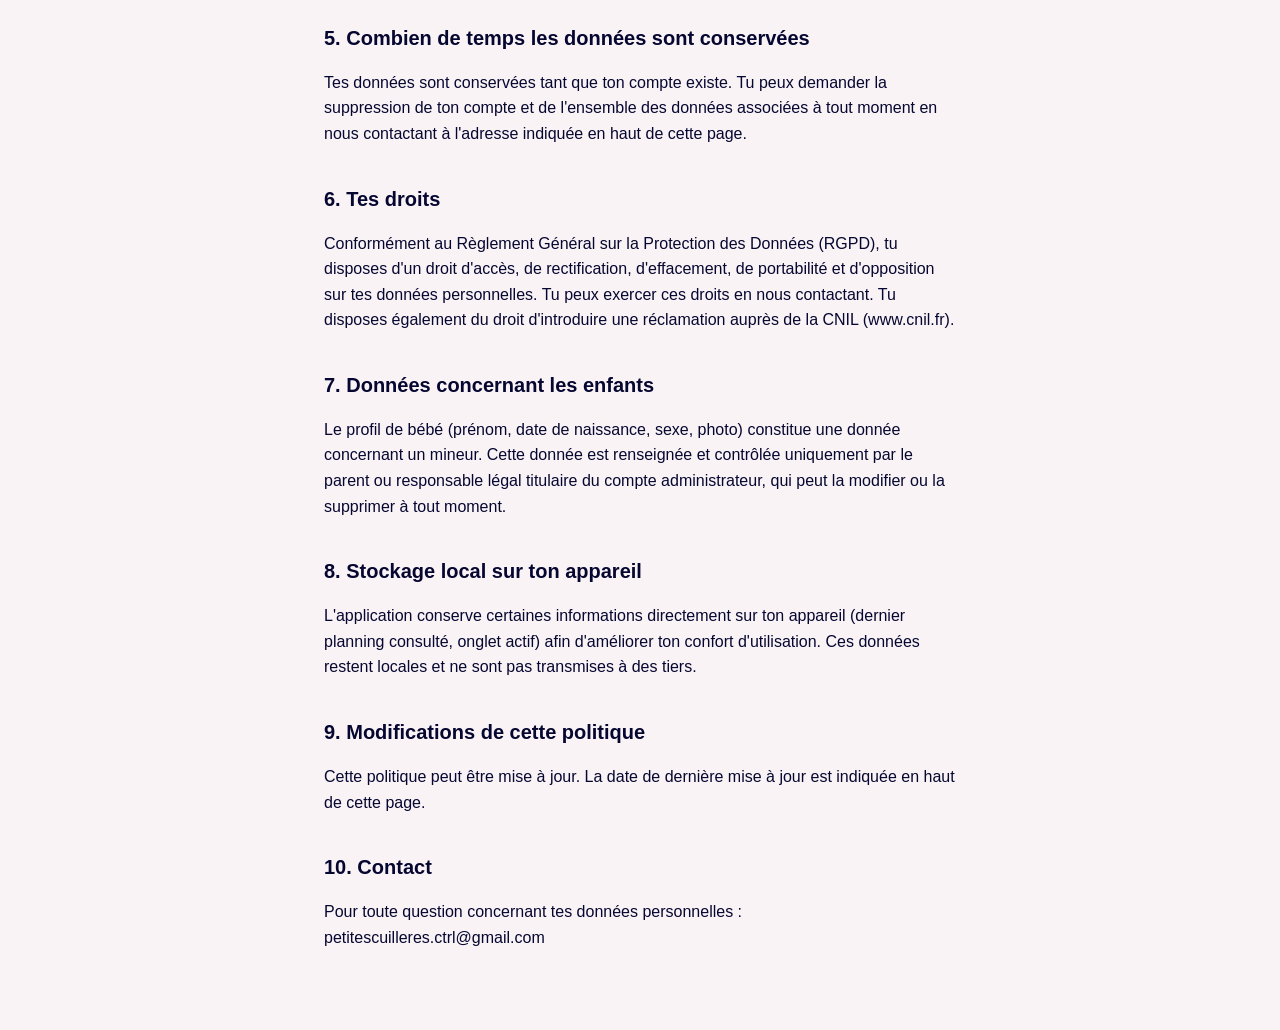
<file: confidentialite.html>
<!DOCTYPE html>
<html lang="fr">
<head>
<meta charset="UTF-8">
<meta name="viewport" content="width=device-width, initial-scale=1.0">
<title>Politique de confidentialité — Petites Cuillères</title>
<style>
  :root{
    --bg:#FAF3F5; --card:#FFFFFF; --primary:#060731; --accent:#F5B8D1;
    --text:#060731; --text-secondary:#76778E; --border:#DFDFE4;
  }
  *{box-sizing:border-box;}
  body{
    margin:0; background:var(--bg); color:var(--text);
    font-family:-apple-system,BlinkMacSystemFont,'Segoe UI',Roboto,sans-serif;
    line-height:1.6;
  }
  .wrap{ max-width:680px; margin:0 auto; padding:2.5rem 1.5rem 4rem; }
  a{ color:var(--primary); }
  h1{ font-size:28px; margin-bottom:0.25rem; }
  .updated{ color:var(--text-secondary); font-size:14px; margin-bottom:2rem; }
  h2{ font-size:20px; margin-top:2.25rem; margin-bottom:0.75rem; }
  p, li{ font-size:16px; color:var(--text); }
  ul{ padding-left:1.25rem; }
  .card{ background:var(--card); border:1px solid var(--border); border-radius:16px; padding:1.25rem 1.5rem; margin:1.5rem 0; }
  .back{ display:inline-flex; align-items:center; justify-content:center; padding:8px; margin:-8px 0 1rem -8px; text-decoration:none; color:var(--text); }
</style>
</head>
<body>
<div class="wrap">
  <a class="back" href="./index.html" aria-label="Retour à l'app"><svg viewBox="0 0 24 24" width="22" height="22" fill="none" stroke="currentColor" stroke-width="2" stroke-linecap="round" stroke-linejoin="round"><line x1="19" y1="12" x2="5" y2="12"/><polyline points="12 5 5 12 12 19"/></svg></a>
  <h1>Politique de confidentialité</h1>
  <div class="updated">Dernière mise à jour : 8 septembre 2026</div>

  <p>Petites Cuillères ("l'application", "nous") est une application permettant de suivre et partager en famille la diversification alimentaire d'un bébé. Cette page explique quelles données sont collectées, pourquoi, et comment tu peux garder le contrôle dessus.</p>

  <div class="card">
    <strong>Éditeur de l'application :</strong> Guillaume Raspaud<br>
    <strong>Contact :</strong> petitescuilleres.ctrl@gmail.com
  </div>

  <h2>1. Quelles données sont collectées</h2>
  <p><strong>Données de compte</strong> — selon la méthode choisie : adresse email, numéro de téléphone, ou informations de base de ton compte Google (email). Le mot de passe n'est jamais stocké en clair : il est géré par Firebase Authentication (Google), un service spécialisé dans la gestion sécurisée des identifiants.</p>
  <p><strong>Nom affiché</strong> — le pseudo que tu choisis pour être identifié auprès des personnes avec qui tu partages un planning.</p>
  <p><strong>Données du profil de bébé</strong> — prénom, date de naissance, sexe, et éventuellement une photo, que tu renseignes toi-même.</p>
  <p><strong>Données d'usage</strong> — les repas, aliments et réactions (aime / mitigé / allergie) que tu enregistres dans l'application.</p>
  <p>Nous ne collectons aucune donnée de localisation, aucune donnée de paiement (l'application est gratuite), et ne suivons pas ton activité en dehors de l'application.</p>

  <h2>2. Pourquoi ces données sont collectées</h2>
  <ul>
    <li>Te permettre de créer un compte et d'y accéder de façon sécurisée ;</li>
    <li>Enregistrer et afficher le planning alimentaire de ton bébé ;</li>
    <li>Permettre le partage du planning avec les personnes que tu choisis explicitement (co-parent, nounou, grands-parents...) ;</li>
    <li>Assurer le bon fonctionnement technique de l'application.</li>
  </ul>

  <h2>3. Où sont hébergées les données</h2>
  <p>Les données sont hébergées sur les infrastructures de <strong>Google Firebase</strong> (base de données et authentification) et le code de l'application est servi via <strong>Vercel</strong>. Ces deux prestataires sont responsables de la sécurité technique de leurs infrastructures.</p>

  <h2>4. Avec qui les données sont partagées</h2>
  <p>Les données du profil de bébé et des repas ne sont visibles que par les personnes à qui tu as explicitement donné accès (en tant qu'administrateur ou en lecture seule) depuis l'onglet Paramètres. Nous ne vendons ni ne partageons ces données avec des tiers à des fins commerciales.</p>
  <p><strong>Publicité :</strong> l'application peut afficher des espaces publicitaires fournis par un ou plusieurs réseaux publicitaires tiers (par exemple Google AdSense). Ces réseaux peuvent utiliser des cookies ou identifiants techniques pour proposer des publicités, y compris potentiellement personnalisées. Lorsque cette fonctionnalité est active, un bandeau de consentement te permet d'accepter ou de refuser cette personnalisation, conformément à la réglementation applicable.</p>

  <h2>5. Combien de temps les données sont conservées</h2>
  <p>Tes données sont conservées tant que ton compte existe. Tu peux demander la suppression de ton compte et de l'ensemble des données associées à tout moment en nous contactant à l'adresse indiquée en haut de cette page.</p>

  <h2>6. Tes droits</h2>
  <p>Conformément au Règlement Général sur la Protection des Données (RGPD), tu disposes d'un droit d'accès, de rectification, d'effacement, de portabilité et d'opposition sur tes données personnelles. Tu peux exercer ces droits en nous contactant. Tu disposes également du droit d'introduire une réclamation auprès de la CNIL (www.cnil.fr).</p>

  <h2>7. Données concernant les enfants</h2>
  <p>Le profil de bébé (prénom, date de naissance, sexe, photo) constitue une donnée concernant un mineur. Cette donnée est renseignée et contrôlée uniquement par le parent ou responsable légal titulaire du compte administrateur, qui peut la modifier ou la supprimer à tout moment.</p>

  <h2>8. Stockage local sur ton appareil</h2>
  <p>L'application conserve certaines informations directement sur ton appareil (dernier planning consulté, onglet actif) afin d'améliorer ton confort d'utilisation. Ces données restent locales et ne sont pas transmises à des tiers.</p>

  <h2>9. Modifications de cette politique</h2>
  <p>Cette politique peut être mise à jour. La date de dernière mise à jour est indiquée en haut de cette page.</p>

  <h2>10. Contact</h2>
  <p>Pour toute question concernant tes données personnelles : petitescuilleres.ctrl@gmail.com</p>
</div>
</body>
</html>
</file>
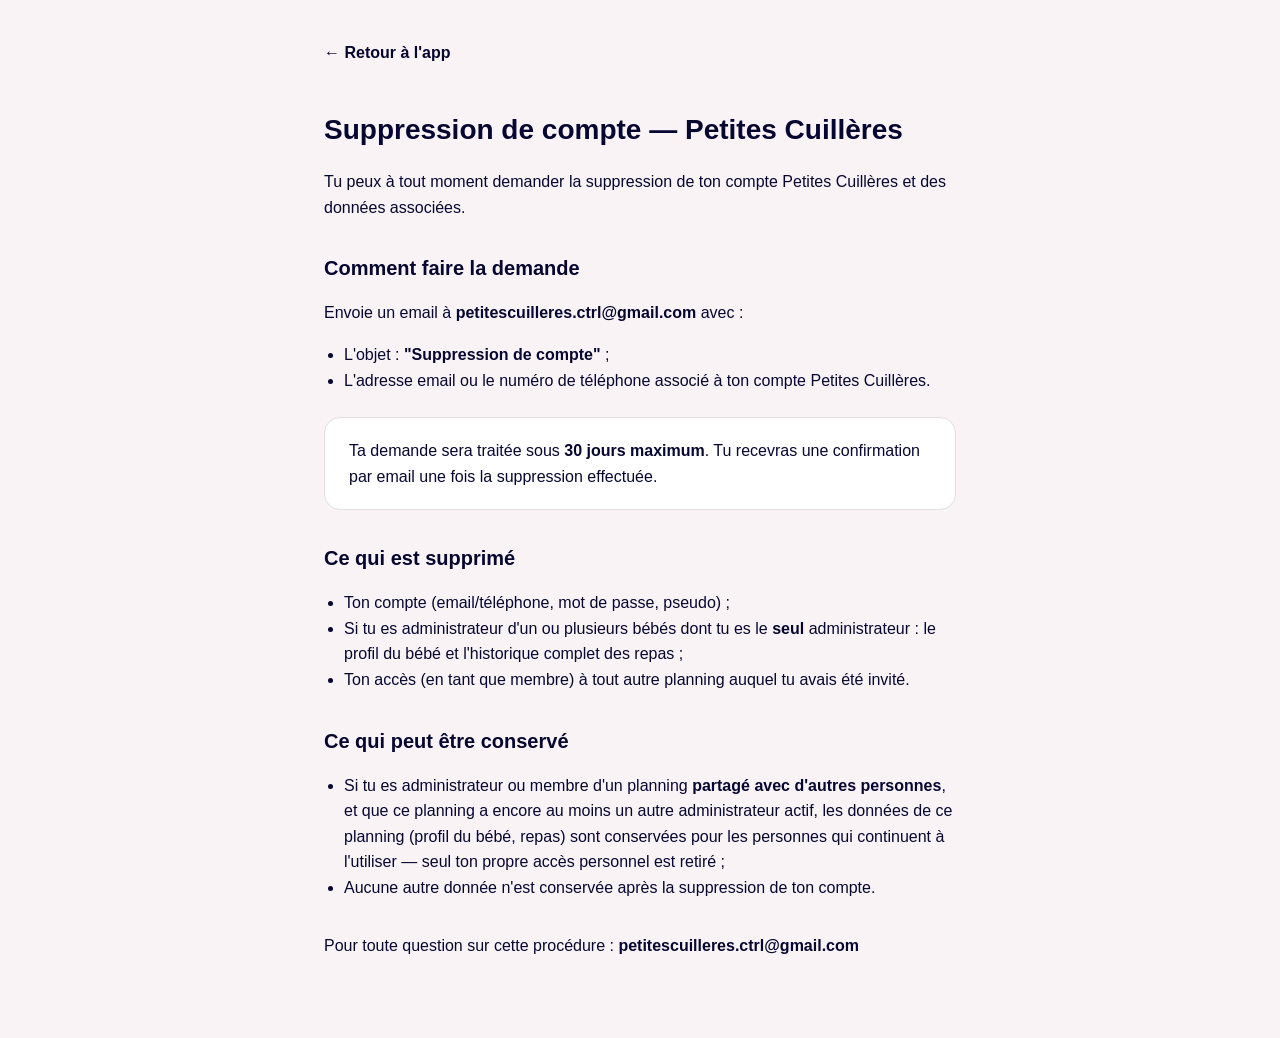
<file: suppression-compte.html>
<!DOCTYPE html>
<html lang="fr">
<head>
<meta charset="UTF-8">
<meta name="viewport" content="width=device-width, initial-scale=1.0">
<title>Suppression de compte — Petites Cuillères</title>
<style>
  :root{
    --bg:#FAF3F5; --card:#FFFFFF; --primary:#060731; --accent:#F5B8D1;
    --text:#060731; --text-secondary:#76778E; --border:#DFDFE4;
  }
  *{box-sizing:border-box;}
  body{
    margin:0; background:var(--bg); color:var(--text);
    font-family:-apple-system,BlinkMacSystemFont,'Segoe UI',Roboto,sans-serif;
    line-height:1.6;
  }
  .wrap{ max-width:680px; margin:0 auto; padding:2.5rem 1.5rem 4rem; }
  a{ color:var(--primary); }
  h1{ font-size:28px; margin-bottom:0.25rem; }
  h2{ font-size:20px; margin-top:2rem; margin-bottom:0.75rem; }
  p, li{ font-size:16px; }
  ul{ padding-left:1.25rem; }
  .card{ background:var(--card); border:1px solid var(--border); border-radius:16px; padding:1.25rem 1.5rem; margin:1.5rem 0; }
  .back{ display:inline-block; margin-bottom:1.5rem; text-decoration:none; font-weight:600; }
</style>
</head>
<body>
<div class="wrap">
  <a class="back" href="/index.html">← Retour à l'app</a>
  <h1>Suppression de compte — Petites Cuillères</h1>

  <p>Tu peux à tout moment demander la suppression de ton compte Petites Cuillères et des données associées.</p>

  <h2>Comment faire la demande</h2>
  <p>Envoie un email à <strong>petitescuilleres.ctrl@gmail.com</strong> avec :</p>
  <ul>
    <li>L'objet : <strong>"Suppression de compte"</strong> ;</li>
    <li>L'adresse email ou le numéro de téléphone associé à ton compte Petites Cuillères.</li>
  </ul>

  <div class="card">
    Ta demande sera traitée sous <strong>30 jours maximum</strong>. Tu recevras une confirmation par email une fois la suppression effectuée.
  </div>

  <h2>Ce qui est supprimé</h2>
  <ul>
    <li>Ton compte (email/téléphone, mot de passe, pseudo) ;</li>
    <li>Si tu es administrateur d'un ou plusieurs bébés dont tu es le <strong>seul</strong> administrateur : le profil du bébé et l'historique complet des repas ;</li>
    <li>Ton accès (en tant que membre) à tout autre planning auquel tu avais été invité.</li>
  </ul>

  <h2>Ce qui peut être conservé</h2>
  <ul>
    <li>Si tu es administrateur ou membre d'un planning <strong>partagé avec d'autres personnes</strong>, et que ce planning a encore au moins un autre administrateur actif, les données de ce planning (profil du bébé, repas) sont conservées pour les personnes qui continuent à l'utiliser — seul ton propre accès personnel est retiré ;</li>
    <li>Aucune autre donnée n'est conservée après la suppression de ton compte.</li>
  </ul>

  <p style="margin-top:2rem;">Pour toute question sur cette procédure : <strong>petitescuilleres.ctrl@gmail.com</strong></p>
</div>
</body>
</html>
</file>
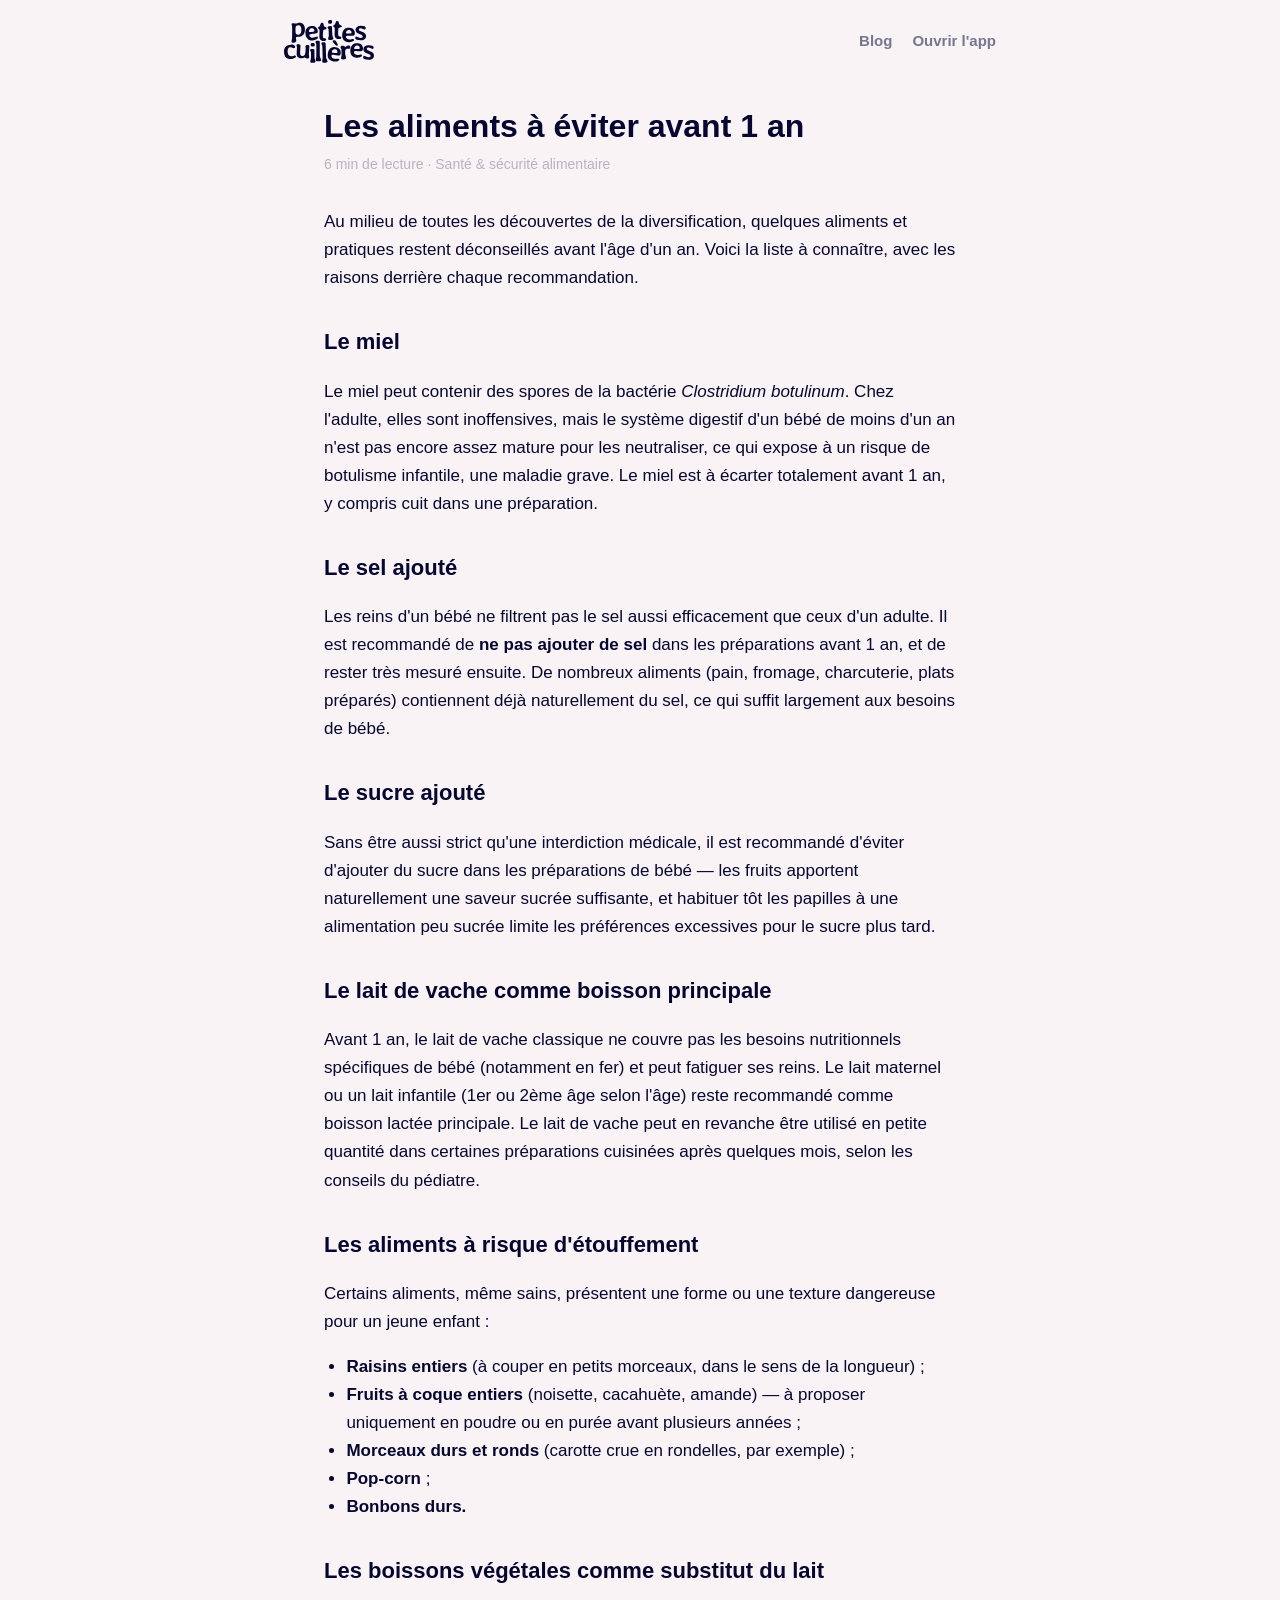
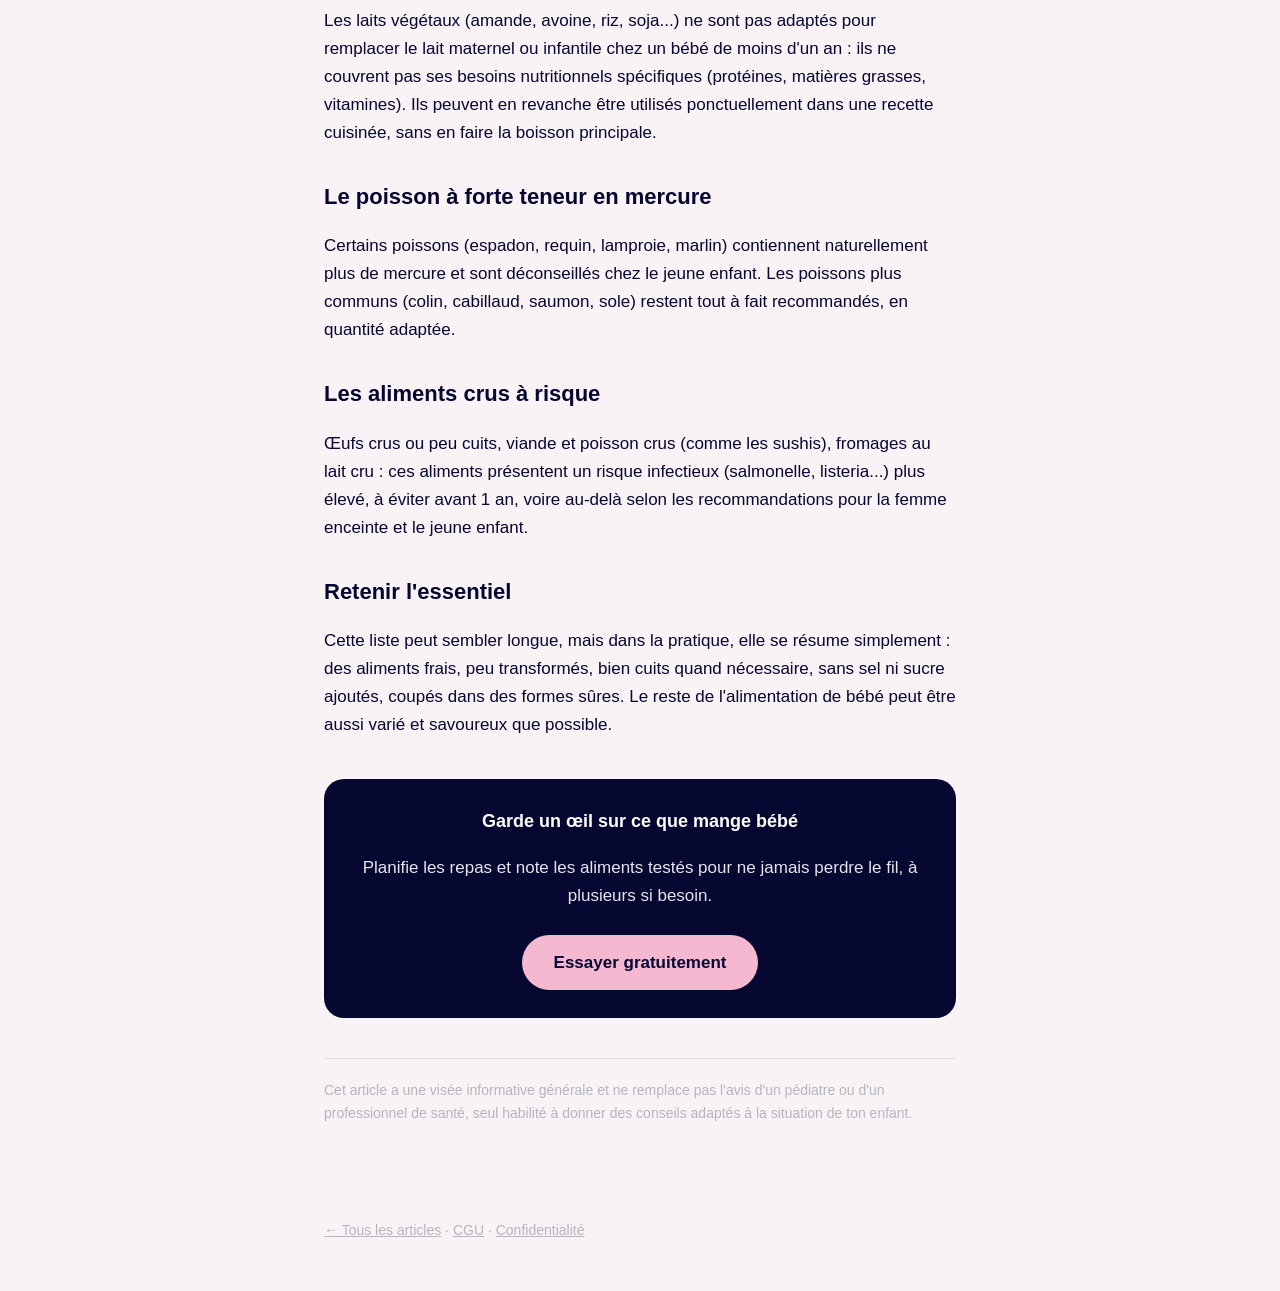
<file: blog/aliments-a-eviter-avant-1-an.html>
<!DOCTYPE html>
<html lang="fr">
<head>
<meta charset="UTF-8">
<meta name="viewport" content="width=device-width, initial-scale=1.0">
<title>Les aliments à éviter avant 1 an | Petites Cuillères</title>
<meta name="description" content="Sel, miel, lait de vache, aliments à risque d'étouffement : la liste des aliments et pratiques à éviter pendant la première année de bébé.">
<link rel="stylesheet" href="/blog/style.css">
</head>
<body>
<header class="site-header">
  <a class="logo" href="/index.html" aria-label="Petites Cuillères"><svg xmlns="http://www.w3.org/2000/svg" viewBox="163.53 488.73 1172.59 557.78" preserveAspectRatio="xMidYMid meet" style="width:100%;height:auto;display:block;"><g transform="matrix(1, 0, 0, 1, 1000, 620)"><g fill="currentColor" fill-opacity="1" transform="translate(7.877765, 346.887465)"><path d="M 141.84375 -108.671875 L 141.921875 -109.75 L 141.828125 -110.859375 L 141.984375 -112.828125 C 141.859375 -114.285156 141.816406 -115.316406 141.859375 -115.921875 C 142.390625 -122.890625 139.738281 -129.34375 133.90625 -135.28125 C 128.070312 -141.226562 121.492188 -144.476562 114.171875 -145.03125 L 108.765625 -145.4375 C 98.671875 -146.207031 89.898438 -142.945312 82.453125 -135.65625 C 75.015625 -128.363281 70.925781 -119.914062 70.1875 -110.3125 L 69.96875 -107.421875 C 69.695312 -103.816406 71.90625 -101.835938 76.59375 -101.484375 L 81.046875 -100.59375 L 92.40625 -99.734375 L 93.3125 -99.84375 L 126.4375 -99.140625 L 130.25 -99.21875 C 137.457031 -98.675781 141.320312 -101.828125 141.84375 -108.671875 Z M 171.078125 -73.453125 C 160.796875 -70.242188 141.207031 -69.738281 112.3125 -71.9375 C 83.414062 -74.132812 68.640625 -70.910156 67.984375 -62.265625 C 67.117188 -50.847656 70.820312 -41.5625 79.09375 -34.40625 C 87.375 -27.25 99.625 -23.054688 115.84375 -21.828125 C 122.09375 -21.347656 130.144531 -22.304688 140 -24.703125 C 149.851562 -27.097656 157.476562 -28.085938 162.875 -27.671875 C 169.488281 -27.171875 172.394531 -21.632812 171.59375 -11.0625 C 171.082031 -4.332031 163.351562 1.539062 148.40625 6.5625 C 133.46875 11.59375 119.207031 13.59375 105.625 12.5625 L 101.484375 12.234375 C 86.703125 11.117188 73.863281 7.882812 62.96875 2.53125 C 52.082031 -2.820312 43.59375 -9.175781 37.5 -16.53125 C 31.414062 -23.894531 26.675781 -33.441406 23.28125 -45.171875 C 19.882812 -56.910156 18.71875 -69.75 19.78125 -83.6875 L 20.109375 -88.015625 C 22.265625 -116.367188 31.113281 -138.171875 46.65625 -153.421875 C 54.863281 -161.503906 64.789062 -167.425781 76.4375 -171.1875 C 88.09375 -174.957031 100.171875 -176.363281 112.671875 -175.40625 L 121.140625 -174.765625 C 129.671875 -174.117188 138.429688 -171.757812 147.421875 -167.6875 C 164.828125 -159.84375 176.296875 -146.164062 181.828125 -126.65625 C 184.578125 -116.90625 185.632812 -107.820312 185 -99.40625 L 184.703125 -95.453125 C 183.773438 -83.304688 179.234375 -75.972656 171.078125 -73.453125 Z M 171.078125 -73.453125 "/></g></g><g transform="matrix(1, 0, 0, 1, 874, 653)"><g fill="currentColor" fill-opacity="1" transform="translate(11.371078, 352.224353)"><path d="M 37.9375 -180.375 L 44.25 -180.578125 C 57.019531 -180.867188 65.941406 -176.992188 71.015625 -168.953125 C 72.660156 -166.359375 74.234375 -165.082031 75.734375 -165.125 C 77.242188 -165.175781 80.238281 -166.710938 84.71875 -169.734375 C 89.207031 -172.765625 93.941406 -175.59375 98.921875 -178.21875 C 103.898438 -180.851562 110.363281 -182.296875 118.3125 -182.546875 C 126.269531 -182.796875 132.257812 -181.207031 136.28125 -177.78125 C 140.3125 -174.351562 142.40625 -170.015625 142.5625 -164.765625 C 142.726562 -159.523438 141.203125 -154.414062 137.984375 -149.4375 C 134.773438 -144.457031 130.457031 -141.882812 125.03125 -141.71875 L 102.734375 -143.359375 C 99.003906 -143.242188 94.6875 -141.539062 89.78125 -138.25 C 84.882812 -134.96875 81.035156 -129.90625 78.234375 -123.0625 C 75.429688 -116.226562 74.253906 -105.613281 74.703125 -91.21875 C 75.160156 -76.832031 77.207031 -63.539062 80.84375 -51.34375 C 84.46875 -39.40625 86.390625 -30.066406 86.609375 -23.328125 C 87.023438 -9.835938 74.890625 -2.707031 50.203125 -1.9375 L 46.765625 -1.828125 C 30.023438 -1.304688 21.457031 -7.367188 21.0625 -20.015625 C 20.945312 -23.742188 22.003906 -29.347656 24.234375 -36.828125 C 26.472656 -44.304688 27.789062 -50.4375 28.1875 -55.21875 C 28.582031 -60 28.4375 -73.347656 27.75 -95.265625 C 27.0625 -117.179688 26.222656 -130.503906 25.234375 -135.234375 C 24.242188 -139.960938 22.34375 -144.84375 19.53125 -149.875 C 16.71875 -154.914062 15.242188 -159.601562 15.109375 -163.9375 C 14.972656 -168.28125 16.90625 -172.046875 20.90625 -175.234375 C 24.90625 -178.429688 30.582031 -180.144531 37.9375 -180.375 Z M 37.9375 -180.375 "/></g></g><g transform="matrix(1, 0, 0, 1, 694, 667)"><g fill="currentColor" fill-opacity="1" transform="translate(13.597583, 344.063369)"><path d="M 79.421875 -108.390625 L 79.109375 -106.234375 C 78.359375 -101.109375 84.546875 -97.582031 97.671875 -95.65625 L 98.734375 -95.5 L 99.84375 -95.515625 L 115.96875 -93.359375 C 138.132812 -90.109375 149.601562 -91.109375 150.375 -96.359375 L 151.15625 -101.71875 C 152.488281 -110.78125 150.75 -119.039062 145.9375 -126.5 C 141.125 -133.957031 134.066406 -138.367188 124.765625 -139.734375 L 119.21875 -140.546875 C 109.925781 -141.910156 101.378906 -139.691406 93.578125 -133.890625 C 85.773438 -128.085938 81.054688 -119.585938 79.421875 -108.390625 Z M 88.484375 -248.796875 L 88.890625 -251.484375 C 89.097656 -252.910156 91.164062 -254.554688 95.09375 -256.421875 C 99.019531 -258.285156 103.660156 -258.828125 109.015625 -258.046875 L 110.078125 -257.703125 L 111.140625 -257.546875 C 121.753906 -255.992188 129.644531 -251.242188 134.8125 -243.296875 C 150.84375 -218.898438 158.21875 -202.351562 156.9375 -193.65625 L 156.6875 -191.859375 C 156.070312 -187.691406 152.128906 -186.140625 144.859375 -187.203125 L 141.828125 -187.65625 C 134.304688 -188.757812 126.203125 -194.570312 117.515625 -205.09375 C 97.453125 -229.34375 87.773438 -243.910156 88.484375 -248.796875 Z M 106.734375 18.375 L 98.15625 17.109375 C 87.539062 15.554688 76.789062 12.03125 65.90625 6.53125 C 44.925781 -4.082031 32.0625 -20.628906 27.3125 -43.109375 C 24.664062 -55.804688 24.207031 -68.054688 25.9375 -79.859375 L 27.8125 -92.734375 C 29.75 -105.972656 33.734375 -118.179688 39.765625 -129.359375 C 50.671875 -149.804688 67.289062 -162.648438 89.625 -167.890625 C 100.582031 -170.441406 113.039062 -170.695312 127 -168.65625 L 131.28125 -168.015625 C 142.488281 -166.378906 152.585938 -163.015625 161.578125 -157.921875 C 178.910156 -148.203125 189.503906 -133.625 193.359375 -114.1875 C 195.390625 -104.019531 195.796875 -94.757812 194.578125 -86.40625 L 194 -82.46875 C 192.101562 -69.476562 187.6875 -62.148438 180.75 -60.484375 C 173.8125 -58.828125 158 -59.804688 133.3125 -63.421875 C 108.632812 -67.035156 93.910156 -68.757812 89.140625 -68.59375 C 79.835938 -68.257812 74.804688 -65.523438 74.046875 -60.390625 C 72.378906 -48.953125 75.804688 -38.648438 84.328125 -29.484375 C 90.535156 -22.847656 102.109375 -18.289062 119.046875 -15.8125 C 125.472656 -14.875 133.6875 -15.070312 143.6875 -16.40625 C 153.695312 -17.738281 161.617188 -17.976562 167.453125 -17.125 C 174.015625 -16.164062 176.691406 -11.570312 175.484375 -3.34375 C 174.285156 4.875 167.503906 10.878906 155.140625 14.671875 C 139.316406 19.546875 123.179688 20.78125 106.734375 18.375 Z M 106.734375 18.375 "/></g></g><g transform="matrix(1, 0, 0, 1, 625, 696)"><g fill="currentColor" fill-opacity="1" transform="translate(11.351034, 351.527044)"><path d="M 66.5 -1.46875 L 52.765625 -1.046875 C 42.773438 -0.742188 35.613281 -2.335938 31.28125 -5.828125 C 26.957031 -9.316406 24.6875 -14.671875 24.46875 -21.890625 C 24.414062 -23.703125 24.847656 -27.394531 25.765625 -32.96875 L 26.859375 -38.609375 C 29.578125 -52.421875 30.816406 -63.242188 30.578125 -71.078125 L 30.125 -86.25 L 30.078125 -93.125 L 29.34375 -117.703125 L 29.203125 -128.171875 L 28.671875 -145.703125 C 27.304688 -190.753906 26.378906 -215.289062 25.890625 -219.3125 C 25.410156 -223.332031 23.488281 -229.117188 20.125 -236.671875 C 16.757812 -244.234375 15.050781 -248.851562 15 -250.53125 L 14.90625 -253.59375 C 14.75 -258.78125 17.203125 -262.351562 22.265625 -264.3125 C 27.335938 -266.28125 35.984375 -267.445312 48.203125 -267.8125 C 60.429688 -268.1875 67.707031 -263.882812 70.03125 -254.90625 C 70.300781 -253.820312 70.863281 -239.132812 71.71875 -210.84375 L 71.671875 -207.21875 C 71.734375 -204.9375 71.800781 -202.648438 71.875 -200.359375 L 72.015625 -189.6875 L 72.53125 -172.359375 L 72.546875 -165.46875 C 74.273438 -108.632812 75.832031 -76.257812 77.21875 -68.34375 C 78.601562 -60.425781 82.03125 -50.613281 87.5 -38.90625 C 92.976562 -27.195312 95.726562 -21.101562 95.75 -20.625 C 96.113281 -8.457031 86.363281 -2.070312 66.5 -1.46875 Z M 66.5 -1.46875 "/></g></g><g transform="matrix(1, 0, 0, 1, 551, 679)"><g fill="currentColor" fill-opacity="1" transform="translate(0.829712, 347.68437)"><path d="M 66.515625 0.546875 L 52.78125 0.546875 C 42.78125 0.546875 35.671875 -1.257812 31.453125 -4.875 C 27.234375 -8.488281 25.125 -13.910156 25.125 -21.140625 C 25.125 -22.953125 25.664062 -26.628906 26.75 -32.171875 L 28.015625 -37.78125 C 31.148438 -51.507812 32.71875 -62.289062 32.71875 -70.125 L 32.71875 -85.3125 L 32.890625 -92.171875 L 32.890625 -116.765625 L 33.078125 -127.234375 L 33.078125 -144.765625 C 33.078125 -189.835938 32.894531 -214.390625 32.53125 -218.421875 C 32.164062 -222.460938 30.414062 -228.304688 27.28125 -235.953125 C 24.15625 -243.609375 22.59375 -248.28125 22.59375 -249.96875 L 22.59375 -253.03125 C 22.59375 -258.21875 25.148438 -261.710938 30.265625 -263.515625 C 35.390625 -265.328125 44.066406 -266.234375 56.296875 -266.234375 C 68.523438 -266.234375 75.664062 -261.710938 77.71875 -252.671875 C 77.957031 -251.585938 78.078125 -236.890625 78.078125 -208.578125 L 77.90625 -204.953125 C 77.90625 -202.671875 77.90625 -200.382812 77.90625 -198.09375 L 77.71875 -187.421875 L 77.71875 -170.078125 L 77.53125 -163.203125 C 77.53125 -106.335938 78.101562 -73.925781 79.25 -65.96875 C 80.394531 -58.019531 83.523438 -48.109375 88.640625 -36.234375 C 93.765625 -24.367188 96.328125 -18.195312 96.328125 -17.71875 C 96.328125 -5.539062 86.390625 0.546875 66.515625 0.546875 Z M 66.515625 0.546875 "/></g></g><g transform="matrix(1, 0, 0, 1, 482, 698)"><g fill="currentColor" fill-opacity="1" transform="translate(0.73632, 347.846224)"><path d="M 54.21875 -258.8125 L 56.9375 -258.8125 C 73.195312 -258.8125 81.328125 -252.304688 81.328125 -239.296875 L 81.328125 -232.4375 C 80.972656 -230.625 80.796875 -228.390625 80.796875 -225.734375 C 80.796875 -223.085938 78.957031 -219.925781 75.28125 -216.25 C 71.601562 -212.582031 66.929688 -210.75 61.265625 -210.75 L 56.03125 -210.203125 L 50.96875 -210.203125 C 44.21875 -210.203125 38.972656 -211.796875 35.234375 -214.984375 C 31.503906 -218.179688 29.640625 -222.488281 29.640625 -227.90625 C 29.398438 -228.875 29.28125 -229.71875 29.28125 -230.4375 L 29.09375 -233.875 L 29.28125 -234.78125 C 29.28125 -235.382812 29.28125 -235.988281 29.28125 -236.59375 L 29.640625 -240.015625 C 29.640625 -245.566406 31.6875 -250.085938 35.78125 -253.578125 C 39.882812 -257.066406 46.03125 -258.8125 54.21875 -258.8125 Z M 44.28125 0.546875 C 29.820312 0.421875 22.59375 -5.179688 22.59375 -16.265625 C 22.59375 -21.566406 23.765625 -27.46875 26.109375 -33.96875 C 28.460938 -40.476562 30.148438 -46.265625 31.171875 -51.328125 C 32.203125 -56.390625 32.71875 -71.179688 32.71875 -95.703125 C 32.71875 -120.222656 32.320312 -134.019531 31.53125 -137.09375 C 30.75 -140.164062 28.789062 -144.410156 25.65625 -149.828125 C 22.53125 -155.253906 20.96875 -159.414062 20.96875 -162.3125 L 20.96875 -164.46875 C 20.96875 -170.375 22.894531 -174.257812 26.75 -176.125 C 30.601562 -178 37.171875 -178.9375 46.453125 -178.9375 L 54.046875 -179.46875 L 61.453125 -179.46875 C 70.242188 -179.46875 75.363281 -175.914062 76.8125 -168.8125 C 77.289062 -166.519531 77.53125 -156.335938 77.53125 -138.265625 L 77.53125 -99.59375 L 77.71875 -92 L 77.71875 -79.171875 L 78.078125 -71.75 C 78.203125 -70.0625 78.265625 -67.195312 78.265625 -63.15625 C 78.265625 -59.125 80.3125 -51.742188 84.40625 -41.015625 C 88.5 -30.296875 90.546875 -23.191406 90.546875 -19.703125 L 90.546875 -17.71875 C 90.546875 -5.539062 80.125 0.546875 59.28125 0.546875 Z M 44.28125 0.546875 "/></g></g><g transform="matrix(1, 0, 0, 1, 289, 634)"><g fill="currentColor" fill-opacity="1" transform="translate(7.742506, 346.409731)"><path d="M 194.453125 -3.0625 C 193.585938 7.625 183.425781 12.179688 163.96875 10.609375 C 158.082031 10.128906 152.148438 7.984375 146.171875 4.171875 C 140.203125 0.359375 136.5 -1.601562 135.0625 -1.71875 L 115.359375 4.125 C 104.828125 7.25 95.421875 8.472656 87.140625 7.796875 L 82.265625 7.40625 C 72.054688 6.582031 62.929688 3.578125 54.890625 -1.609375 C 46.847656 -6.796875 40.9375 -13.59375 37.15625 -22 C 31.613281 -34.175781 30.507812 -60.742188 33.84375 -101.703125 C 35.34375 -120.191406 35.9375 -131.257812 35.625 -134.90625 C 35.3125 -138.5625 34.265625 -143.546875 32.484375 -149.859375 C 30.703125 -156.171875 29.984375 -161.488281 30.328125 -165.8125 C 30.679688 -170.132812 32.625 -173.175781 36.15625 -174.9375 C 39.6875 -176.707031 45.597656 -177.257812 53.890625 -176.59375 L 58.75 -176.1875 C 70.757812 -175.21875 78.113281 -170.519531 80.8125 -162.09375 C 82.445312 -156.988281 81.878906 -137.382812 79.109375 -103.28125 C 76.335938 -69.175781 76.492188 -48.007812 79.578125 -39.78125 C 83.429688 -29.300781 91.546875 -23.5625 103.921875 -22.5625 C 110.296875 -22.039062 116.523438 -23.164062 122.609375 -25.9375 C 128.703125 -28.707031 133.347656 -32.679688 136.546875 -37.859375 C 141.679688 -46.023438 145.332031 -63.382812 147.5 -89.9375 C 148.488281 -102.1875 148.644531 -113.835938 147.96875 -124.890625 C 147.300781 -135.941406 147.144531 -143.6875 147.5 -148.125 C 148.570312 -161.332031 159.613281 -167.082031 180.625 -165.375 C 190.957031 -164.539062 196.640625 -160.09375 197.671875 -152.03125 C 197.972656 -149.707031 196.835938 -132.753906 194.265625 -101.171875 C 191.703125 -69.585938 190.847656 -48.625 191.703125 -38.28125 C 192.554688 -27.9375 193.304688 -20.472656 193.953125 -15.890625 C 194.609375 -11.304688 194.882812 -8.347656 194.78125 -7.015625 Z M 194.453125 -3.0625 "/></g></g><g transform="matrix(1, 0, 0, 1, 130, 642)"><g fill="currentColor" fill-opacity="1" transform="translate(25.201091, 359.634076)"><path d="M 102.828125 -3.765625 L 94.53125 -3.171875 C 84.320312 -2.460938 73.519531 -4.054688 62.125 -7.953125 C 29.820312 -19.109375 12.203125 -45.660156 9.265625 -87.609375 L 8.671875 -96.28125 C 8.640625 -96.632812 8.613281 -96.992188 8.59375 -97.359375 C 7.6875 -110.222656 9.066406 -122.394531 12.734375 -133.875 C 20.109375 -157.832031 35.25 -174.476562 58.15625 -183.8125 C 68.476562 -188.03125 81.210938 -190.664062 96.359375 -191.71875 C 111.503906 -192.78125 124.625 -190.863281 135.71875 -185.96875 C 146.8125 -181.070312 152.679688 -174.054688 153.328125 -164.921875 C 153.773438 -158.421875 152.550781 -153.441406 149.65625 -149.984375 C 146.769531 -146.523438 142.859375 -144.625 137.921875 -144.28125 C 132.992188 -143.9375 124.878906 -145.960938 113.578125 -150.359375 C 102.273438 -154.753906 94.335938 -156.789062 89.765625 -156.46875 C 76.421875 -155.53125 67.054688 -149.953125 61.671875 -139.734375 C 56.296875 -129.523438 54.28125 -114.773438 55.625 -95.484375 C 56.976562 -76.191406 62.242188 -61.789062 71.421875 -52.28125 C 80.609375 -42.78125 92.898438 -38.566406 108.296875 -39.640625 C 114.773438 -40.097656 122.25 -41.921875 130.71875 -45.109375 C 139.195312 -48.304688 145.476562 -50.046875 149.5625 -50.328125 C 158.21875 -50.941406 162.828125 -47.222656 163.390625 -39.171875 L 163.609375 -36.09375 C 164.035156 -29.96875 157.5 -23.289062 144 -16.0625 C 130.5 -8.832031 116.773438 -4.734375 102.828125 -3.765625 Z M 102.828125 -3.765625 "/></g></g><g transform="matrix(1, 0, 0, 1, 1069, 401)"><g fill="currentColor" fill-opacity="1" transform="translate(4.863697, 347.19428)"><path d="M 36.1875 -95.953125 C 26.332031 -105.734375 21.597656 -117.96875 21.984375 -132.65625 C 22.378906 -147.351562 28.851562 -159.539062 41.40625 -169.21875 C 53.957031 -178.894531 70.46875 -183.457031 90.9375 -182.90625 C 134.175781 -181.75 155.5625 -172.375 155.09375 -154.78125 C 154.9375 -148.875 153.671875 -144.148438 151.296875 -140.609375 C 148.785156 -136.929688 145.691406 -135.140625 142.015625 -135.234375 C 138.335938 -135.335938 130.753906 -138.101562 119.265625 -143.53125 C 107.785156 -148.96875 98.003906 -151.789062 89.921875 -152 C 81.847656 -152.21875 75.75 -150.664062 71.625 -147.34375 C 67.507812 -144.019531 65.398438 -140.492188 65.296875 -136.765625 C 65.117188 -129.890625 68.398438 -124.070312 75.140625 -119.3125 C 77.628906 -117.5625 88.023438 -113.097656 106.328125 -105.921875 C 124.640625 -98.742188 137.5625 -91.554688 145.09375 -84.359375 C 155.1875 -74.566406 160.035156 -62.257812 159.640625 -47.4375 C 159.242188 -32.625 153.992188 -20.71875 143.890625 -11.71875 C 130.171875 0.582031 113.492188 6.46875 93.859375 5.9375 L 88.984375 5.8125 C 66.816406 5.21875 50.363281 2.851562 39.625 -1.28125 C 25.070312 -6.863281 17.925781 -14.410156 18.1875 -23.921875 L 18.296875 -28.078125 C 18.441406 -33.734375 19.816406 -38.0625 22.421875 -41.0625 C 25.035156 -44.070312 27.304688 -45.550781 29.234375 -45.5 C 34.296875 -45.363281 43.035156 -42.054688 55.453125 -35.578125 C 67.878906 -29.097656 78.460938 -25.738281 87.203125 -25.5 C 95.941406 -25.269531 102.796875 -26.867188 107.765625 -30.296875 C 112.734375 -33.722656 115.300781 -38.660156 115.46875 -45.109375 C 115.644531 -51.554688 111.101562 -57.550781 101.84375 -63.09375 C 99.351562 -64.601562 89.460938 -68.78125 72.171875 -75.625 C 54.878906 -82.476562 42.882812 -89.253906 36.1875 -95.953125 Z M 36.1875 -95.953125 "/></g></g><g transform="matrix(1, 0, 0, 1, 1172, 653)"><g fill="currentColor" fill-opacity="1" transform="translate(4.449391, 347.655802)"><path d="M 36.1875 -95.953125 C 26.332031 -105.734375 21.597656 -117.96875 21.984375 -132.65625 C 22.378906 -147.351562 28.851562 -159.539062 41.40625 -169.21875 C 53.957031 -178.894531 70.46875 -183.457031 90.9375 -182.90625 C 134.175781 -181.75 155.5625 -172.375 155.09375 -154.78125 C 154.9375 -148.875 153.671875 -144.148438 151.296875 -140.609375 C 148.785156 -136.929688 145.691406 -135.140625 142.015625 -135.234375 C 138.335938 -135.335938 130.753906 -138.101562 119.265625 -143.53125 C 107.785156 -148.96875 98.003906 -151.789062 89.921875 -152 C 81.847656 -152.21875 75.75 -150.664062 71.625 -147.34375 C 67.507812 -144.019531 65.398438 -140.492188 65.296875 -136.765625 C 65.117188 -129.890625 68.398438 -124.070312 75.140625 -119.3125 C 77.628906 -117.5625 88.023438 -113.097656 106.328125 -105.921875 C 124.640625 -98.742188 137.5625 -91.554688 145.09375 -84.359375 C 155.1875 -74.566406 160.035156 -62.257812 159.640625 -47.4375 C 159.242188 -32.625 153.992188 -20.71875 143.890625 -11.71875 C 130.171875 0.582031 113.492188 6.46875 93.859375 5.9375 L 88.984375 5.8125 C 66.816406 5.21875 50.363281 2.851562 39.625 -1.28125 C 25.070312 -6.863281 17.925781 -14.410156 18.1875 -23.921875 L 18.296875 -28.078125 C 18.441406 -33.734375 19.816406 -38.0625 22.421875 -41.0625 C 25.035156 -44.070312 27.304688 -45.550781 29.234375 -45.5 C 34.296875 -45.363281 43.035156 -42.054688 55.453125 -35.578125 C 67.878906 -29.097656 78.460938 -25.738281 87.203125 -25.5 C 95.941406 -25.269531 102.796875 -26.867188 107.765625 -30.296875 C 112.734375 -33.722656 115.300781 -38.660156 115.46875 -45.109375 C 115.644531 -51.554688 111.101562 -57.550781 101.84375 -63.09375 C 99.351562 -64.601562 89.460938 -68.78125 72.171875 -75.625 C 54.878906 -82.476562 42.882812 -89.253906 36.1875 -95.953125 Z M 36.1875 -95.953125 "/></g></g><g transform="matrix(1, 0, 0, 1, 898, 420)"><g fill="currentColor" fill-opacity="1" transform="translate(5.651933, 347.127903)"><path d="M 139.484375 -111.6875 L 139.546875 -112.75 L 139.421875 -113.859375 L 139.53125 -115.84375 C 139.363281 -117.300781 139.296875 -118.332031 139.328125 -118.9375 C 139.703125 -125.914062 136.910156 -132.304688 130.953125 -138.109375 C 125.003906 -143.921875 118.363281 -147.03125 111.03125 -147.4375 L 105.625 -147.734375 C 95.507812 -148.285156 86.804688 -144.835938 79.515625 -137.390625 C 72.234375 -129.941406 68.332031 -121.40625 67.8125 -111.78125 L 67.65625 -108.890625 C 67.457031 -105.285156 69.707031 -103.359375 74.40625 -103.109375 L 78.890625 -102.3125 L 90.265625 -101.6875 L 91.15625 -101.828125 L 124.296875 -101.828125 L 128.09375 -102 C 135.3125 -101.601562 139.109375 -104.832031 139.484375 -111.6875 Z M 169.453125 -77.109375 C 159.253906 -73.679688 139.6875 -72.753906 110.75 -74.328125 C 81.8125 -75.898438 67.109375 -72.359375 66.640625 -63.703125 C 66.015625 -52.265625 69.914062 -43.054688 78.34375 -36.078125 C 86.769531 -29.109375 99.101562 -25.179688 115.34375 -24.296875 C 121.601562 -23.960938 129.628906 -25.09375 139.421875 -27.6875 C 149.222656 -30.289062 156.832031 -31.445312 162.25 -31.15625 C 168.863281 -30.789062 171.882812 -25.316406 171.3125 -14.734375 C 170.9375 -8.003906 163.332031 -1.96875 148.5 3.375 C 133.675781 8.726562 119.46875 11.035156 105.875 10.296875 L 101.71875 10.078125 C 86.914062 9.265625 74.015625 6.296875 63.015625 1.171875 C 52.015625 -3.941406 43.390625 -10.109375 37.140625 -17.328125 C 30.890625 -24.554688 25.941406 -34 22.296875 -45.65625 C 18.660156 -57.320312 17.222656 -70.132812 17.984375 -84.09375 L 18.21875 -88.40625 C 19.757812 -116.800781 28.140625 -138.789062 43.359375 -154.375 C 51.398438 -162.632812 61.203125 -168.769531 72.765625 -172.78125 C 84.328125 -176.800781 96.367188 -178.46875 108.890625 -177.78125 L 117.375 -177.3125 C 125.90625 -176.851562 134.710938 -174.6875 143.796875 -170.8125 C 161.367188 -163.34375 173.128906 -149.914062 179.078125 -130.53125 C 182.035156 -120.832031 183.285156 -111.769531 182.828125 -103.34375 L 182.609375 -99.390625 C 181.953125 -87.222656 177.566406 -79.796875 169.453125 -77.109375 Z M 169.453125 -77.109375 "/></g></g><g transform="matrix(1, 0, 0, 1, 779, 385)"><g fill="currentColor" fill-opacity="1" transform="translate(5.538007, 347.024832)"><path d="M 45.90625 -19.109375 C 39.882812 -30.648438 37.660156 -51.34375 39.234375 -81.1875 C 40.816406 -111.03125 40.785156 -129.847656 39.140625 -137.640625 C 38.273438 -141.921875 35 -146.203125 29.3125 -150.484375 C 23.632812 -154.765625 20.957031 -159.972656 21.28125 -166.109375 C 21.601562 -172.242188 23.695312 -176.476562 27.5625 -178.8125 C 28.4375 -179.375 30.910156 -180.597656 34.984375 -182.484375 C 39.066406 -184.378906 41.59375 -185.9375 42.5625 -187.15625 C 43.539062 -188.375 45.65625 -194.054688 48.90625 -204.203125 C 52.15625 -214.347656 55.300781 -221.359375 58.34375 -225.234375 C 61.382812 -229.117188 65.554688 -230.921875 70.859375 -230.640625 L 73.90625 -230.484375 C 80.78125 -230.117188 85.722656 -227.679688 88.734375 -223.171875 C 90.296875 -220.804688 91.738281 -215.054688 93.0625 -205.921875 C 94.382812 -196.796875 96.519531 -190.347656 99.46875 -186.578125 C 102.414062 -182.804688 108.78125 -179.363281 118.5625 -176.25 C 128.34375 -173.144531 133.082031 -168.707031 132.78125 -162.9375 C 132.476562 -157.164062 130.757812 -153.210938 127.625 -151.078125 C 124.5 -148.941406 118.492188 -147.144531 109.609375 -145.6875 C 100.722656 -144.226562 94.847656 -141.550781 91.984375 -137.65625 C 89.128906 -133.769531 87.21875 -122.679688 86.25 -104.390625 L 85.859375 -100.625 C 85.609375 -98.101562 85.394531 -95.15625 85.21875 -91.78125 L 84.65625 -81.125 C 83.476562 -58.863281 84.945312 -44.425781 89.0625 -37.8125 C 91.613281 -33.707031 97.453125 -30.71875 106.578125 -28.84375 C 115.710938 -26.96875 120.578125 -25.890625 121.171875 -25.609375 C 125.742188 -22.960938 127.882812 -18.9375 127.59375 -13.53125 L 127.453125 -10.625 C 127.191406 -5.695312 123.6875 -1.691406 116.9375 1.390625 C 110.195312 4.472656 102.019531 5.757812 92.40625 5.25 L 84.984375 4.859375 C 66.828125 3.898438 53.800781 -4.085938 45.90625 -19.109375 Z M 45.90625 -19.109375 "/></g></g><g transform="matrix(1, 0, 0, 1, 705, 398)"><g fill="currentColor" fill-opacity="1" transform="translate(12.063832, 351.36152)"><path d="M 45.375 -260.5 L 48.09375 -260.59375 C 64.34375 -261.144531 72.691406 -254.921875 73.140625 -241.921875 L 73.375 -235.0625 C 73.082031 -233.238281 72.976562 -231.003906 73.0625 -228.359375 C 73.15625 -225.710938 71.425781 -222.488281 67.875 -218.6875 C 64.320312 -214.894531 59.71875 -212.898438 54.0625 -212.703125 L 48.84375 -211.984375 L 43.78125 -211.8125 C 37.03125 -211.582031 31.734375 -213 27.890625 -216.0625 C 24.054688 -219.132812 22.046875 -223.378906 21.859375 -228.796875 C 21.585938 -229.742188 21.441406 -230.578125 21.421875 -231.296875 L 21.109375 -234.71875 L 21.265625 -235.640625 C 21.253906 -236.242188 21.238281 -236.847656 21.21875 -237.453125 L 21.453125 -240.890625 C 21.265625 -246.441406 23.15625 -251.023438 27.125 -254.640625 C 31.101562 -258.265625 37.1875 -260.21875 45.375 -260.5 Z M 44.265625 -0.953125 C 29.816406 -0.585938 22.40625 -5.941406 22.03125 -17.015625 C 21.84375 -22.316406 22.8125 -28.257812 24.9375 -34.84375 C 27.070312 -41.425781 28.566406 -47.265625 29.421875 -52.359375 C 30.273438 -57.453125 30.28125 -72.25 29.4375 -96.75 C 28.601562 -121.257812 27.738281 -135.035156 26.84375 -138.078125 C 25.957031 -141.128906 23.859375 -145.3125 20.546875 -150.625 C 17.234375 -155.9375 15.523438 -160.039062 15.421875 -162.9375 L 15.359375 -165.09375 C 15.148438 -171 16.941406 -174.945312 20.734375 -176.9375 C 24.523438 -178.9375 31.054688 -180.09375 40.328125 -180.40625 L 47.90625 -181.203125 L 55.3125 -181.453125 C 64.09375 -181.753906 69.328125 -178.378906 71.015625 -171.328125 C 71.578125 -169.054688 72.164062 -158.890625 72.78125 -140.828125 L 74.09375 -102.171875 L 74.546875 -94.59375 L 74.984375 -81.765625 L 75.59375 -74.359375 C 75.769531 -72.679688 75.925781 -69.828125 76.0625 -65.796875 C 76.207031 -61.765625 78.507812 -54.457031 82.96875 -43.875 C 87.425781 -33.289062 89.710938 -26.253906 89.828125 -22.765625 L 89.890625 -20.78125 C 90.304688 -8.613281 80.097656 -2.175781 59.265625 -1.46875 Z M 44.265625 -0.953125 "/></g></g><g transform="matrix(1, 0, 0, 1, 578, 409)"><g fill="currentColor" fill-opacity="1" transform="translate(6.778255, 346.640985)"><path d="M 46.125 -18.578125 C 40.226562 -30.179688 38.238281 -50.894531 40.15625 -80.71875 C 42.082031 -110.539062 42.273438 -129.363281 40.734375 -137.1875 C 39.921875 -141.46875 36.691406 -145.78125 31.046875 -150.125 C 25.410156 -154.476562 22.789062 -159.71875 23.1875 -165.84375 C 23.582031 -171.976562 25.734375 -176.1875 29.640625 -178.46875 C 30.515625 -179.019531 33.003906 -180.21875 37.109375 -182.0625 C 41.210938 -183.914062 43.753906 -185.441406 44.734375 -186.640625 C 45.710938 -187.847656 47.882812 -193.503906 51.25 -203.609375 C 54.625 -213.710938 57.851562 -220.6875 60.9375 -224.53125 C 64.03125 -228.382812 68.222656 -230.144531 73.515625 -229.8125 L 76.578125 -229.609375 C 83.429688 -229.171875 88.34375 -226.675781 91.3125 -222.125 C 92.84375 -219.738281 94.21875 -213.976562 95.4375 -204.84375 C 96.664062 -195.707031 98.722656 -189.234375 101.609375 -185.421875 C 104.503906 -181.609375 110.828125 -178.085938 120.578125 -174.859375 C 130.328125 -171.640625 135.015625 -167.144531 134.640625 -161.375 C 134.273438 -155.601562 132.515625 -151.671875 129.359375 -149.578125 C 126.210938 -147.484375 120.1875 -145.757812 111.28125 -144.40625 C 102.382812 -143.050781 96.484375 -140.445312 93.578125 -136.59375 C 90.671875 -132.738281 88.625 -121.671875 87.4375 -103.390625 L 87.015625 -99.625 C 86.734375 -97.09375 86.484375 -94.144531 86.265625 -90.78125 L 85.578125 -80.140625 C 84.140625 -57.890625 85.441406 -43.4375 89.484375 -36.78125 C 91.992188 -32.644531 97.800781 -29.585938 106.90625 -27.609375 C 116.019531 -25.640625 120.875 -24.507812 121.46875 -24.21875 C 126 -21.507812 128.085938 -17.453125 127.734375 -12.046875 L 127.546875 -9.15625 C 127.234375 -4.226562 123.691406 -0.265625 116.921875 2.734375 C 110.148438 5.742188 101.957031 6.9375 92.34375 6.3125 L 84.9375 5.84375 C 66.78125 4.664062 53.84375 -3.472656 46.125 -18.578125 Z M 46.125 -18.578125 "/></g></g><g transform="matrix(1, 0, 0, 1, 404, 395)"><g fill="currentColor" fill-opacity="1" transform="translate(34.467503, 364.834976)"><path d="M 120.921875 -131.546875 L 120.8125 -132.625 L 120.53125 -133.703125 L 120.34375 -135.671875 C 119.945312 -137.085938 119.71875 -138.097656 119.65625 -138.703125 C 118.976562 -145.660156 115.253906 -151.554688 108.484375 -156.390625 C 101.710938 -161.234375 94.671875 -163.296875 87.359375 -162.578125 L 81.96875 -162.0625 C 71.894531 -161.070312 63.820312 -156.34375 57.75 -147.875 C 51.675781 -139.40625 49.113281 -130.378906 50.0625 -120.796875 L 50.34375 -117.90625 C 50.695312 -114.3125 53.21875 -112.742188 57.90625 -113.203125 L 62.4375 -113.09375 L 73.78125 -114.203125 L 74.65625 -114.484375 L 107.40625 -119.515625 L 111.125 -120.265625 C 118.320312 -120.960938 121.585938 -124.722656 120.921875 -131.546875 Z M 155.796875 -101.921875 C 146.234375 -96.992188 127.03125 -93.113281 98.1875 -90.28125 C 69.351562 -87.445312 55.359375 -81.710938 56.203125 -73.078125 C 57.328125 -61.691406 62.582031 -53.191406 71.96875 -47.578125 C 81.351562 -41.960938 94.140625 -39.945312 110.328125 -41.53125 C 116.566406 -42.144531 124.328125 -44.476562 133.609375 -48.53125 C 142.898438 -52.59375 150.242188 -54.890625 155.640625 -55.421875 C 162.234375 -56.066406 166.050781 -51.113281 167.09375 -40.5625 C 167.75 -33.851562 161.148438 -26.726562 147.296875 -19.1875 C 133.453125 -11.65625 119.753906 -7.222656 106.203125 -5.890625 L 102.078125 -5.484375 C 87.316406 -4.035156 74.109375 -5.003906 62.453125 -8.390625 C 50.804688 -11.785156 41.347656 -16.578125 34.078125 -22.765625 C 26.816406 -28.960938 20.5 -37.546875 15.125 -48.515625 C 9.75 -59.492188 6.375 -71.941406 5 -85.859375 L 4.578125 -90.171875 C 1.796875 -118.460938 6.742188 -141.460938 19.421875 -159.171875 C 26.117188 -168.546875 34.875 -176.097656 45.6875 -181.828125 C 56.507812 -187.554688 68.160156 -191.035156 80.640625 -192.265625 L 89.09375 -193.09375 C 97.601562 -193.925781 106.644531 -193.113281 116.21875 -190.65625 C 134.707031 -185.9375 148.363281 -174.445312 157.1875 -156.1875 C 161.59375 -147.050781 164.207031 -138.285156 165.03125 -129.890625 L 165.421875 -125.9375 C 166.609375 -113.820312 163.398438 -105.816406 155.796875 -101.921875 Z M 155.796875 -101.921875 "/></g></g><g transform="matrix(1, 0, 0, 1, 240, 361)"><g fill="currentColor" fill-opacity="1" transform="translate(1.198094, 347.449817)"><path d="M 148.203125 -84.40625 L 148.203125 -94.171875 C 148.203125 -112.117188 145.3125 -125.613281 139.53125 -134.65625 C 132.0625 -146.21875 122.363281 -152 110.4375 -152 L 107 -152 C 94.582031 -152 85.304688 -147.359375 79.171875 -138.078125 C 74.460938 -130.972656 72.109375 -117.238281 72.109375 -96.875 L 72.109375 -77.359375 L 72.296875 -75.546875 L 72.84375 -63.4375 C 72.957031 -62.226562 73.015625 -61.082031 73.015625 -60 C 73.015625 -50.238281 75.753906 -42.40625 81.234375 -36.5 C 86.722656 -30.601562 93.984375 -27.65625 103.015625 -27.65625 L 108.078125 -27.65625 C 120.128906 -27.65625 129.828125 -32.804688 137.171875 -43.109375 C 144.523438 -53.410156 148.203125 -67.175781 148.203125 -84.40625 Z M 43.5625 75.546875 C 28.019531 75.546875 20.25 70.304688 20.25 59.828125 L 20.25 56.03125 C 20.25 53.375 21.332031 47.890625 23.5 39.578125 C 25.664062 31.265625 27.019531 20.601562 27.5625 7.59375 C 28.101562 -5.414062 28.375 -22.890625 28.375 -44.828125 L 28.375 -103.75 L 28.203125 -116.765625 C 28.203125 -132.066406 26.875 -143.421875 24.21875 -150.828125 C 21.570312 -158.234375 20.25 -163.742188 20.25 -167.359375 C 20.25 -174.472656 29.582031 -178.03125 48.25 -178.03125 C 48.613281 -178.03125 48.914062 -178.03125 49.15625 -178.03125 C 51.8125 -178.03125 55.664062 -177.15625 60.71875 -175.40625 C 65.78125 -173.65625 70.875 -172.78125 76 -172.78125 C 81.125 -172.78125 88.265625 -174.40625 97.421875 -177.65625 C 106.578125 -180.914062 115.375 -182.546875 123.8125 -182.546875 L 128.140625 -182.546875 C 147.421875 -182.546875 163.390625 -174.894531 176.046875 -159.59375 C 188.578125 -144.289062 194.84375 -123.804688 194.84375 -98.140625 L 194.84375 -93.4375 C 194.84375 -81.144531 192.820312 -68.492188 188.78125 -55.484375 C 184.75 -42.472656 178.484375 -31.597656 169.984375 -22.859375 C 161.492188 -14.128906 152.394531 -8.101562 142.6875 -4.78125 C 132.988281 -1.46875 121.691406 0.1875 108.796875 0.1875 C 95.910156 0.1875 86.695312 2.050781 81.15625 5.78125 C 78.5 7.59375 77.171875 10.664062 77.171875 15 C 77.171875 19.34375 77.984375 25.273438 79.609375 32.796875 C 81.242188 40.328125 82.0625 46.984375 82.0625 52.765625 C 82.0625 58.554688 79.015625 63.800781 72.921875 68.5 C 66.835938 73.195312 59.820312 75.546875 51.875 75.546875 Z M 43.5625 75.546875 "/></g></g></svg></a>
  <nav><a href="/blog/index.html">Blog</a><a href="/index.html">Ouvrir l'app</a></nav>
</header>

<div class="wrap">
  <h1>Les aliments à éviter avant 1 an</h1>
  <div class="meta">6 min de lecture · Santé & sécurité alimentaire</div>

  <p>Au milieu de toutes les découvertes de la diversification, quelques aliments et pratiques restent déconseillés avant l'âge d'un an. Voici la liste à connaître, avec les raisons derrière chaque recommandation.</p>

  <h2>Le miel</h2>
  <p>Le miel peut contenir des spores de la bactérie <em>Clostridium botulinum</em>. Chez l'adulte, elles sont inoffensives, mais le système digestif d'un bébé de moins d'un an n'est pas encore assez mature pour les neutraliser, ce qui expose à un risque de botulisme infantile, une maladie grave. Le miel est à écarter totalement avant 1 an, y compris cuit dans une préparation.</p>

  <h2>Le sel ajouté</h2>
  <p>Les reins d'un bébé ne filtrent pas le sel aussi efficacement que ceux d'un adulte. Il est recommandé de <strong>ne pas ajouter de sel</strong> dans les préparations avant 1 an, et de rester très mesuré ensuite. De nombreux aliments (pain, fromage, charcuterie, plats préparés) contiennent déjà naturellement du sel, ce qui suffit largement aux besoins de bébé.</p>

  <h2>Le sucre ajouté</h2>
  <p>Sans être aussi strict qu'une interdiction médicale, il est recommandé d'éviter d'ajouter du sucre dans les préparations de bébé — les fruits apportent naturellement une saveur sucrée suffisante, et habituer tôt les papilles à une alimentation peu sucrée limite les préférences excessives pour le sucre plus tard.</p>

  <h2>Le lait de vache comme boisson principale</h2>
  <p>Avant 1 an, le lait de vache classique ne couvre pas les besoins nutritionnels spécifiques de bébé (notamment en fer) et peut fatiguer ses reins. Le lait maternel ou un lait infantile (1er ou 2ème âge selon l'âge) reste recommandé comme boisson lactée principale. Le lait de vache peut en revanche être utilisé en petite quantité dans certaines préparations cuisinées après quelques mois, selon les conseils du pédiatre.</p>

  <h2>Les aliments à risque d'étouffement</h2>
  <p>Certains aliments, même sains, présentent une forme ou une texture dangereuse pour un jeune enfant :</p>
  <ul>
    <li><strong>Raisins entiers</strong> (à couper en petits morceaux, dans le sens de la longueur) ;</li>
    <li><strong>Fruits à coque entiers</strong> (noisette, cacahuète, amande) — à proposer uniquement en poudre ou en purée avant plusieurs années ;</li>
    <li><strong>Morceaux durs et ronds</strong> (carotte crue en rondelles, par exemple) ;</li>
    <li><strong>Pop-corn</strong> ;</li>
    <li><strong>Bonbons durs.</strong></li>
  </ul>

  <h2>Les boissons végétales comme substitut du lait</h2>
  <p>Les laits végétaux (amande, avoine, riz, soja...) ne sont pas adaptés pour remplacer le lait maternel ou infantile chez un bébé de moins d'un an : ils ne couvrent pas ses besoins nutritionnels spécifiques (protéines, matières grasses, vitamines). Ils peuvent en revanche être utilisés ponctuellement dans une recette cuisinée, sans en faire la boisson principale.</p>

  <h2>Le poisson à forte teneur en mercure</h2>
  <p>Certains poissons (espadon, requin, lamproie, marlin) contiennent naturellement plus de mercure et sont déconseillés chez le jeune enfant. Les poissons plus communs (colin, cabillaud, saumon, sole) restent tout à fait recommandés, en quantité adaptée.</p>

  <h2>Les aliments crus à risque</h2>
  <p>Œufs crus ou peu cuits, viande et poisson crus (comme les sushis), fromages au lait cru : ces aliments présentent un risque infectieux (salmonelle, listeria...) plus élevé, à éviter avant 1 an, voire au-delà selon les recommandations pour la femme enceinte et le jeune enfant.</p>

  <h2>Retenir l'essentiel</h2>
  <p>Cette liste peut sembler longue, mais dans la pratique, elle se résume simplement : des aliments frais, peu transformés, bien cuits quand nécessaire, sans sel ni sucre ajoutés, coupés dans des formes sûres. Le reste de l'alimentation de bébé peut être aussi varié et savoureux que possible.</p>

  <div class="cta">
    <h3>Garde un œil sur ce que mange bébé</h3>
    <p>Planifie les repas et note les aliments testés pour ne jamais perdre le fil, à plusieurs si besoin.</p>
    <a class="btn" href="/index.html">Essayer gratuitement</a>
  </div>

  <p class="disclaimer">Cet article a une visée informative générale et ne remplace pas l'avis d'un pédiatre ou d'un professionnel de santé, seul habilité à donner des conseils adaptés à la situation de ton enfant.</p>
</div>

<footer class="site-footer">
  <a href="/blog/index.html">← Tous les articles</a> · <a href="/cgu.html">CGU</a> · <a href="/confidentialite.html">Confidentialité</a>
</footer>
</body>
</html>
</file>
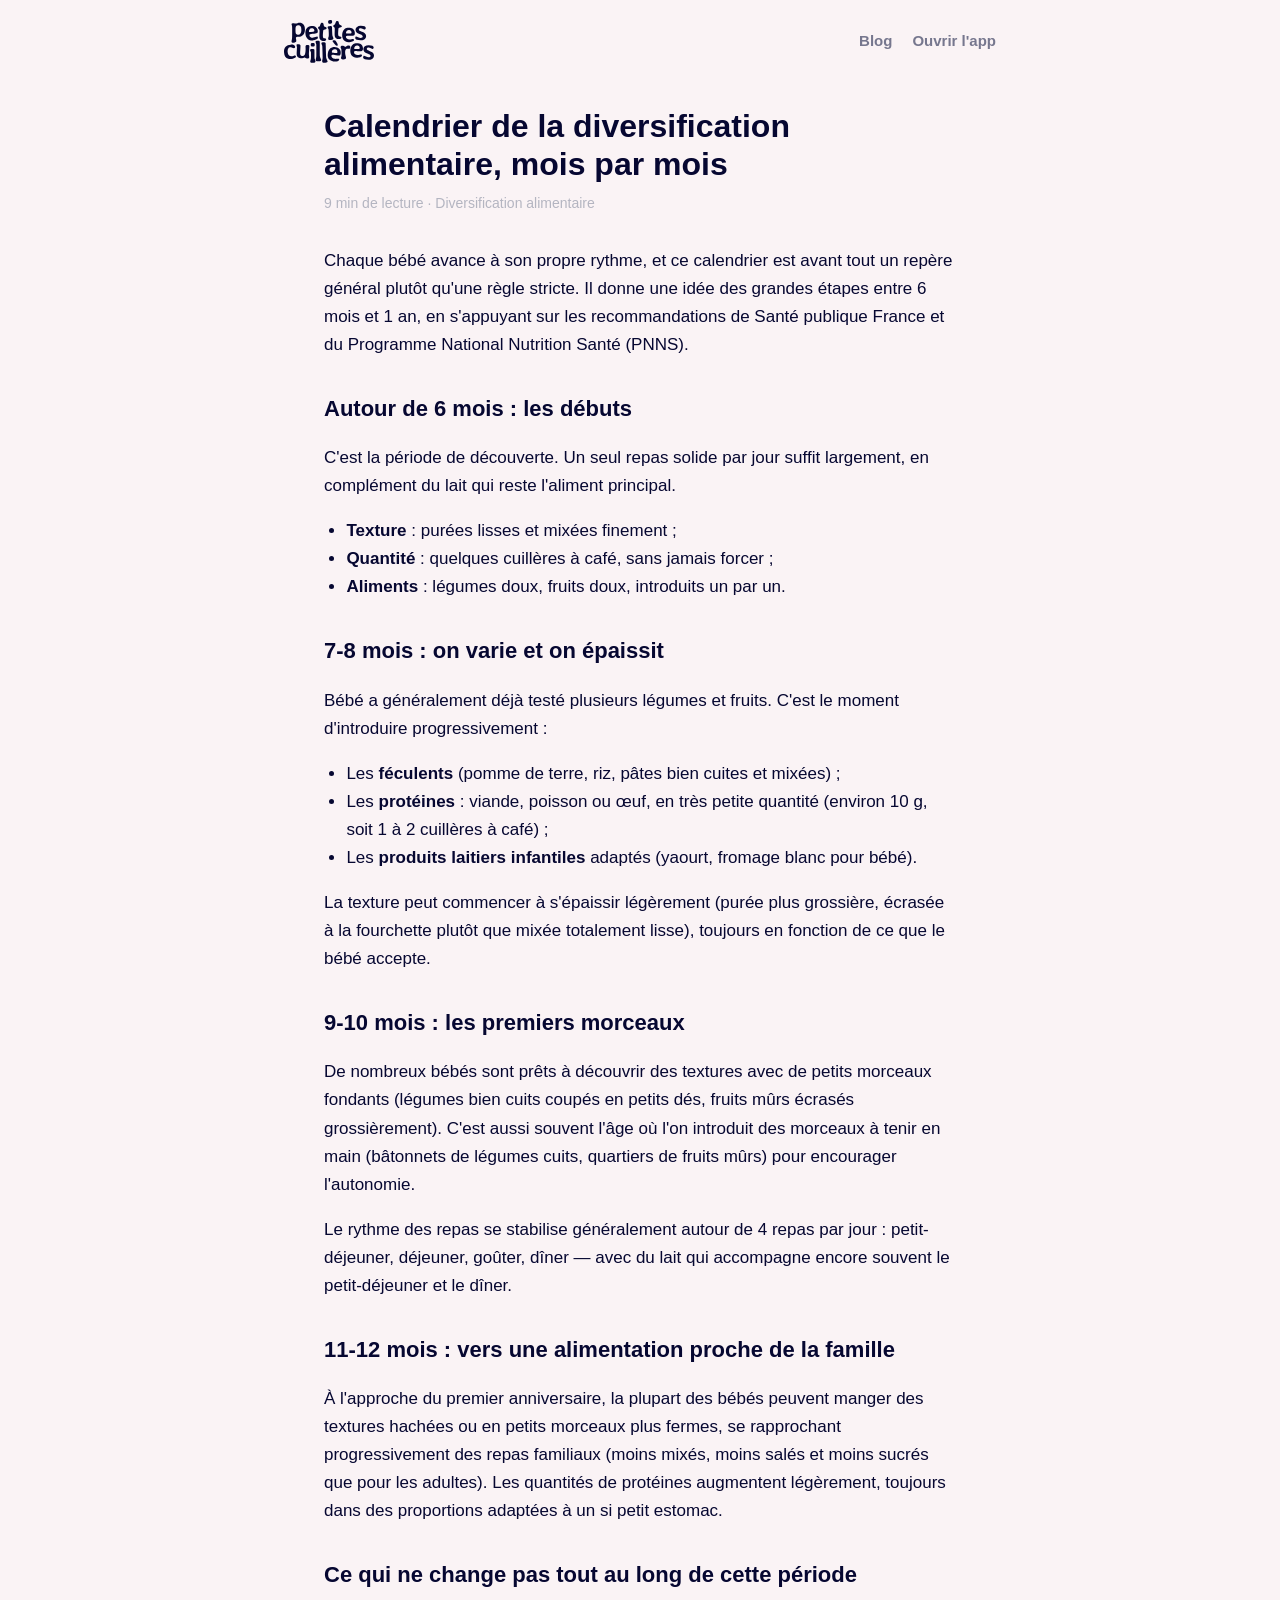
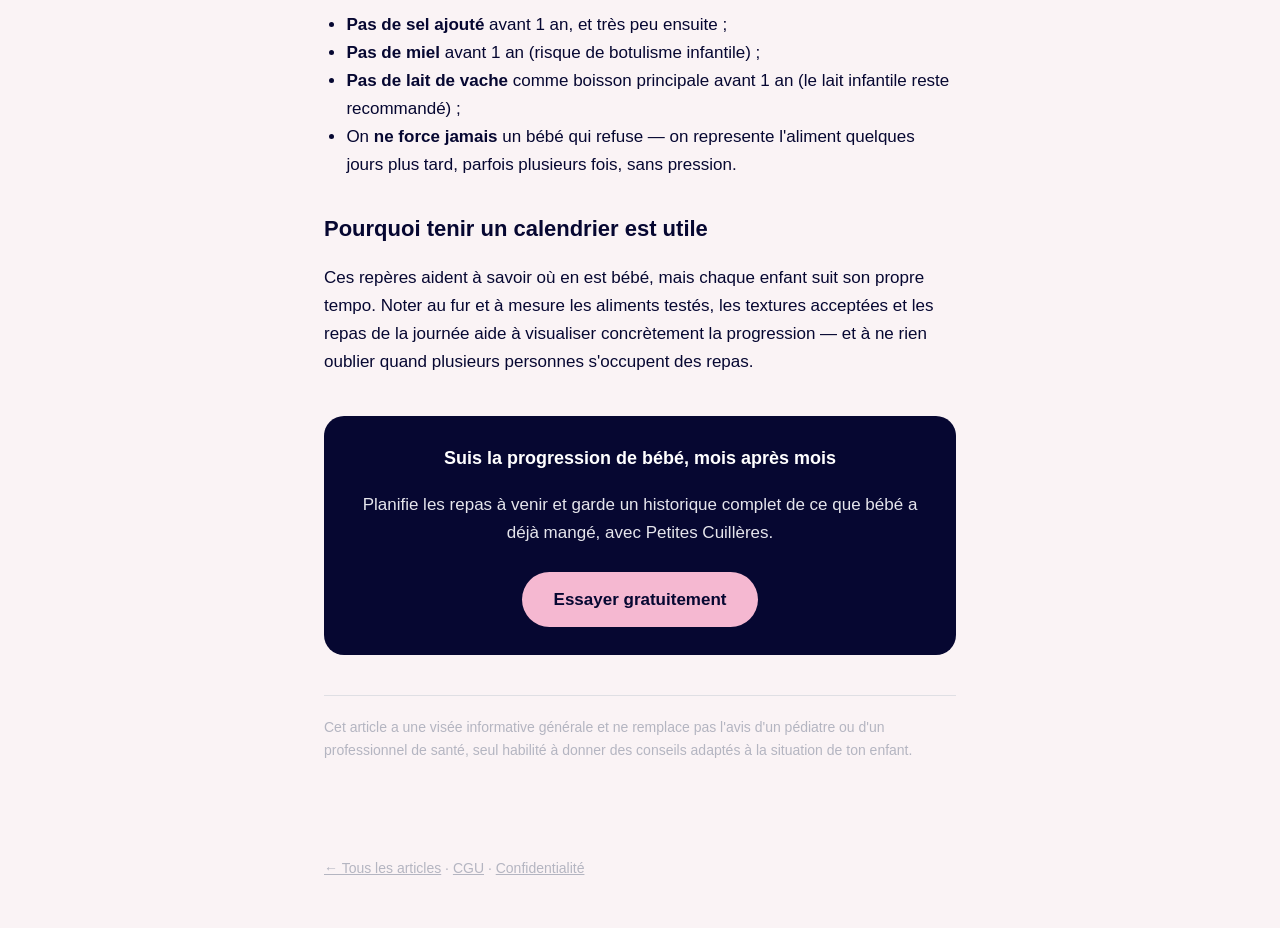
<file: blog/calendrier-diversification-alimentaire.html>
<!DOCTYPE html>
<html lang="fr">
<head>
<meta charset="UTF-8">
<meta name="viewport" content="width=device-width, initial-scale=1.0">
<title>Calendrier de la diversification alimentaire, mois par mois | Petites Cuillères</title>
<meta name="description" content="De 6 à 12 mois : les grandes étapes de la diversification alimentaire, les textures à privilégier et l'évolution du nombre de repas.">
<link rel="stylesheet" href="/blog/style.css">
</head>
<body>
<header class="site-header">
  <a class="logo" href="/index.html" aria-label="Petites Cuillères"><svg xmlns="http://www.w3.org/2000/svg" viewBox="163.53 488.73 1172.59 557.78" preserveAspectRatio="xMidYMid meet" style="width:100%;height:auto;display:block;"><g transform="matrix(1, 0, 0, 1, 1000, 620)"><g fill="currentColor" fill-opacity="1" transform="translate(7.877765, 346.887465)"><path d="M 141.84375 -108.671875 L 141.921875 -109.75 L 141.828125 -110.859375 L 141.984375 -112.828125 C 141.859375 -114.285156 141.816406 -115.316406 141.859375 -115.921875 C 142.390625 -122.890625 139.738281 -129.34375 133.90625 -135.28125 C 128.070312 -141.226562 121.492188 -144.476562 114.171875 -145.03125 L 108.765625 -145.4375 C 98.671875 -146.207031 89.898438 -142.945312 82.453125 -135.65625 C 75.015625 -128.363281 70.925781 -119.914062 70.1875 -110.3125 L 69.96875 -107.421875 C 69.695312 -103.816406 71.90625 -101.835938 76.59375 -101.484375 L 81.046875 -100.59375 L 92.40625 -99.734375 L 93.3125 -99.84375 L 126.4375 -99.140625 L 130.25 -99.21875 C 137.457031 -98.675781 141.320312 -101.828125 141.84375 -108.671875 Z M 171.078125 -73.453125 C 160.796875 -70.242188 141.207031 -69.738281 112.3125 -71.9375 C 83.414062 -74.132812 68.640625 -70.910156 67.984375 -62.265625 C 67.117188 -50.847656 70.820312 -41.5625 79.09375 -34.40625 C 87.375 -27.25 99.625 -23.054688 115.84375 -21.828125 C 122.09375 -21.347656 130.144531 -22.304688 140 -24.703125 C 149.851562 -27.097656 157.476562 -28.085938 162.875 -27.671875 C 169.488281 -27.171875 172.394531 -21.632812 171.59375 -11.0625 C 171.082031 -4.332031 163.351562 1.539062 148.40625 6.5625 C 133.46875 11.59375 119.207031 13.59375 105.625 12.5625 L 101.484375 12.234375 C 86.703125 11.117188 73.863281 7.882812 62.96875 2.53125 C 52.082031 -2.820312 43.59375 -9.175781 37.5 -16.53125 C 31.414062 -23.894531 26.675781 -33.441406 23.28125 -45.171875 C 19.882812 -56.910156 18.71875 -69.75 19.78125 -83.6875 L 20.109375 -88.015625 C 22.265625 -116.367188 31.113281 -138.171875 46.65625 -153.421875 C 54.863281 -161.503906 64.789062 -167.425781 76.4375 -171.1875 C 88.09375 -174.957031 100.171875 -176.363281 112.671875 -175.40625 L 121.140625 -174.765625 C 129.671875 -174.117188 138.429688 -171.757812 147.421875 -167.6875 C 164.828125 -159.84375 176.296875 -146.164062 181.828125 -126.65625 C 184.578125 -116.90625 185.632812 -107.820312 185 -99.40625 L 184.703125 -95.453125 C 183.773438 -83.304688 179.234375 -75.972656 171.078125 -73.453125 Z M 171.078125 -73.453125 "/></g></g><g transform="matrix(1, 0, 0, 1, 874, 653)"><g fill="currentColor" fill-opacity="1" transform="translate(11.371078, 352.224353)"><path d="M 37.9375 -180.375 L 44.25 -180.578125 C 57.019531 -180.867188 65.941406 -176.992188 71.015625 -168.953125 C 72.660156 -166.359375 74.234375 -165.082031 75.734375 -165.125 C 77.242188 -165.175781 80.238281 -166.710938 84.71875 -169.734375 C 89.207031 -172.765625 93.941406 -175.59375 98.921875 -178.21875 C 103.898438 -180.851562 110.363281 -182.296875 118.3125 -182.546875 C 126.269531 -182.796875 132.257812 -181.207031 136.28125 -177.78125 C 140.3125 -174.351562 142.40625 -170.015625 142.5625 -164.765625 C 142.726562 -159.523438 141.203125 -154.414062 137.984375 -149.4375 C 134.773438 -144.457031 130.457031 -141.882812 125.03125 -141.71875 L 102.734375 -143.359375 C 99.003906 -143.242188 94.6875 -141.539062 89.78125 -138.25 C 84.882812 -134.96875 81.035156 -129.90625 78.234375 -123.0625 C 75.429688 -116.226562 74.253906 -105.613281 74.703125 -91.21875 C 75.160156 -76.832031 77.207031 -63.539062 80.84375 -51.34375 C 84.46875 -39.40625 86.390625 -30.066406 86.609375 -23.328125 C 87.023438 -9.835938 74.890625 -2.707031 50.203125 -1.9375 L 46.765625 -1.828125 C 30.023438 -1.304688 21.457031 -7.367188 21.0625 -20.015625 C 20.945312 -23.742188 22.003906 -29.347656 24.234375 -36.828125 C 26.472656 -44.304688 27.789062 -50.4375 28.1875 -55.21875 C 28.582031 -60 28.4375 -73.347656 27.75 -95.265625 C 27.0625 -117.179688 26.222656 -130.503906 25.234375 -135.234375 C 24.242188 -139.960938 22.34375 -144.84375 19.53125 -149.875 C 16.71875 -154.914062 15.242188 -159.601562 15.109375 -163.9375 C 14.972656 -168.28125 16.90625 -172.046875 20.90625 -175.234375 C 24.90625 -178.429688 30.582031 -180.144531 37.9375 -180.375 Z M 37.9375 -180.375 "/></g></g><g transform="matrix(1, 0, 0, 1, 694, 667)"><g fill="currentColor" fill-opacity="1" transform="translate(13.597583, 344.063369)"><path d="M 79.421875 -108.390625 L 79.109375 -106.234375 C 78.359375 -101.109375 84.546875 -97.582031 97.671875 -95.65625 L 98.734375 -95.5 L 99.84375 -95.515625 L 115.96875 -93.359375 C 138.132812 -90.109375 149.601562 -91.109375 150.375 -96.359375 L 151.15625 -101.71875 C 152.488281 -110.78125 150.75 -119.039062 145.9375 -126.5 C 141.125 -133.957031 134.066406 -138.367188 124.765625 -139.734375 L 119.21875 -140.546875 C 109.925781 -141.910156 101.378906 -139.691406 93.578125 -133.890625 C 85.773438 -128.085938 81.054688 -119.585938 79.421875 -108.390625 Z M 88.484375 -248.796875 L 88.890625 -251.484375 C 89.097656 -252.910156 91.164062 -254.554688 95.09375 -256.421875 C 99.019531 -258.285156 103.660156 -258.828125 109.015625 -258.046875 L 110.078125 -257.703125 L 111.140625 -257.546875 C 121.753906 -255.992188 129.644531 -251.242188 134.8125 -243.296875 C 150.84375 -218.898438 158.21875 -202.351562 156.9375 -193.65625 L 156.6875 -191.859375 C 156.070312 -187.691406 152.128906 -186.140625 144.859375 -187.203125 L 141.828125 -187.65625 C 134.304688 -188.757812 126.203125 -194.570312 117.515625 -205.09375 C 97.453125 -229.34375 87.773438 -243.910156 88.484375 -248.796875 Z M 106.734375 18.375 L 98.15625 17.109375 C 87.539062 15.554688 76.789062 12.03125 65.90625 6.53125 C 44.925781 -4.082031 32.0625 -20.628906 27.3125 -43.109375 C 24.664062 -55.804688 24.207031 -68.054688 25.9375 -79.859375 L 27.8125 -92.734375 C 29.75 -105.972656 33.734375 -118.179688 39.765625 -129.359375 C 50.671875 -149.804688 67.289062 -162.648438 89.625 -167.890625 C 100.582031 -170.441406 113.039062 -170.695312 127 -168.65625 L 131.28125 -168.015625 C 142.488281 -166.378906 152.585938 -163.015625 161.578125 -157.921875 C 178.910156 -148.203125 189.503906 -133.625 193.359375 -114.1875 C 195.390625 -104.019531 195.796875 -94.757812 194.578125 -86.40625 L 194 -82.46875 C 192.101562 -69.476562 187.6875 -62.148438 180.75 -60.484375 C 173.8125 -58.828125 158 -59.804688 133.3125 -63.421875 C 108.632812 -67.035156 93.910156 -68.757812 89.140625 -68.59375 C 79.835938 -68.257812 74.804688 -65.523438 74.046875 -60.390625 C 72.378906 -48.953125 75.804688 -38.648438 84.328125 -29.484375 C 90.535156 -22.847656 102.109375 -18.289062 119.046875 -15.8125 C 125.472656 -14.875 133.6875 -15.070312 143.6875 -16.40625 C 153.695312 -17.738281 161.617188 -17.976562 167.453125 -17.125 C 174.015625 -16.164062 176.691406 -11.570312 175.484375 -3.34375 C 174.285156 4.875 167.503906 10.878906 155.140625 14.671875 C 139.316406 19.546875 123.179688 20.78125 106.734375 18.375 Z M 106.734375 18.375 "/></g></g><g transform="matrix(1, 0, 0, 1, 625, 696)"><g fill="currentColor" fill-opacity="1" transform="translate(11.351034, 351.527044)"><path d="M 66.5 -1.46875 L 52.765625 -1.046875 C 42.773438 -0.742188 35.613281 -2.335938 31.28125 -5.828125 C 26.957031 -9.316406 24.6875 -14.671875 24.46875 -21.890625 C 24.414062 -23.703125 24.847656 -27.394531 25.765625 -32.96875 L 26.859375 -38.609375 C 29.578125 -52.421875 30.816406 -63.242188 30.578125 -71.078125 L 30.125 -86.25 L 30.078125 -93.125 L 29.34375 -117.703125 L 29.203125 -128.171875 L 28.671875 -145.703125 C 27.304688 -190.753906 26.378906 -215.289062 25.890625 -219.3125 C 25.410156 -223.332031 23.488281 -229.117188 20.125 -236.671875 C 16.757812 -244.234375 15.050781 -248.851562 15 -250.53125 L 14.90625 -253.59375 C 14.75 -258.78125 17.203125 -262.351562 22.265625 -264.3125 C 27.335938 -266.28125 35.984375 -267.445312 48.203125 -267.8125 C 60.429688 -268.1875 67.707031 -263.882812 70.03125 -254.90625 C 70.300781 -253.820312 70.863281 -239.132812 71.71875 -210.84375 L 71.671875 -207.21875 C 71.734375 -204.9375 71.800781 -202.648438 71.875 -200.359375 L 72.015625 -189.6875 L 72.53125 -172.359375 L 72.546875 -165.46875 C 74.273438 -108.632812 75.832031 -76.257812 77.21875 -68.34375 C 78.601562 -60.425781 82.03125 -50.613281 87.5 -38.90625 C 92.976562 -27.195312 95.726562 -21.101562 95.75 -20.625 C 96.113281 -8.457031 86.363281 -2.070312 66.5 -1.46875 Z M 66.5 -1.46875 "/></g></g><g transform="matrix(1, 0, 0, 1, 551, 679)"><g fill="currentColor" fill-opacity="1" transform="translate(0.829712, 347.68437)"><path d="M 66.515625 0.546875 L 52.78125 0.546875 C 42.78125 0.546875 35.671875 -1.257812 31.453125 -4.875 C 27.234375 -8.488281 25.125 -13.910156 25.125 -21.140625 C 25.125 -22.953125 25.664062 -26.628906 26.75 -32.171875 L 28.015625 -37.78125 C 31.148438 -51.507812 32.71875 -62.289062 32.71875 -70.125 L 32.71875 -85.3125 L 32.890625 -92.171875 L 32.890625 -116.765625 L 33.078125 -127.234375 L 33.078125 -144.765625 C 33.078125 -189.835938 32.894531 -214.390625 32.53125 -218.421875 C 32.164062 -222.460938 30.414062 -228.304688 27.28125 -235.953125 C 24.15625 -243.609375 22.59375 -248.28125 22.59375 -249.96875 L 22.59375 -253.03125 C 22.59375 -258.21875 25.148438 -261.710938 30.265625 -263.515625 C 35.390625 -265.328125 44.066406 -266.234375 56.296875 -266.234375 C 68.523438 -266.234375 75.664062 -261.710938 77.71875 -252.671875 C 77.957031 -251.585938 78.078125 -236.890625 78.078125 -208.578125 L 77.90625 -204.953125 C 77.90625 -202.671875 77.90625 -200.382812 77.90625 -198.09375 L 77.71875 -187.421875 L 77.71875 -170.078125 L 77.53125 -163.203125 C 77.53125 -106.335938 78.101562 -73.925781 79.25 -65.96875 C 80.394531 -58.019531 83.523438 -48.109375 88.640625 -36.234375 C 93.765625 -24.367188 96.328125 -18.195312 96.328125 -17.71875 C 96.328125 -5.539062 86.390625 0.546875 66.515625 0.546875 Z M 66.515625 0.546875 "/></g></g><g transform="matrix(1, 0, 0, 1, 482, 698)"><g fill="currentColor" fill-opacity="1" transform="translate(0.73632, 347.846224)"><path d="M 54.21875 -258.8125 L 56.9375 -258.8125 C 73.195312 -258.8125 81.328125 -252.304688 81.328125 -239.296875 L 81.328125 -232.4375 C 80.972656 -230.625 80.796875 -228.390625 80.796875 -225.734375 C 80.796875 -223.085938 78.957031 -219.925781 75.28125 -216.25 C 71.601562 -212.582031 66.929688 -210.75 61.265625 -210.75 L 56.03125 -210.203125 L 50.96875 -210.203125 C 44.21875 -210.203125 38.972656 -211.796875 35.234375 -214.984375 C 31.503906 -218.179688 29.640625 -222.488281 29.640625 -227.90625 C 29.398438 -228.875 29.28125 -229.71875 29.28125 -230.4375 L 29.09375 -233.875 L 29.28125 -234.78125 C 29.28125 -235.382812 29.28125 -235.988281 29.28125 -236.59375 L 29.640625 -240.015625 C 29.640625 -245.566406 31.6875 -250.085938 35.78125 -253.578125 C 39.882812 -257.066406 46.03125 -258.8125 54.21875 -258.8125 Z M 44.28125 0.546875 C 29.820312 0.421875 22.59375 -5.179688 22.59375 -16.265625 C 22.59375 -21.566406 23.765625 -27.46875 26.109375 -33.96875 C 28.460938 -40.476562 30.148438 -46.265625 31.171875 -51.328125 C 32.203125 -56.390625 32.71875 -71.179688 32.71875 -95.703125 C 32.71875 -120.222656 32.320312 -134.019531 31.53125 -137.09375 C 30.75 -140.164062 28.789062 -144.410156 25.65625 -149.828125 C 22.53125 -155.253906 20.96875 -159.414062 20.96875 -162.3125 L 20.96875 -164.46875 C 20.96875 -170.375 22.894531 -174.257812 26.75 -176.125 C 30.601562 -178 37.171875 -178.9375 46.453125 -178.9375 L 54.046875 -179.46875 L 61.453125 -179.46875 C 70.242188 -179.46875 75.363281 -175.914062 76.8125 -168.8125 C 77.289062 -166.519531 77.53125 -156.335938 77.53125 -138.265625 L 77.53125 -99.59375 L 77.71875 -92 L 77.71875 -79.171875 L 78.078125 -71.75 C 78.203125 -70.0625 78.265625 -67.195312 78.265625 -63.15625 C 78.265625 -59.125 80.3125 -51.742188 84.40625 -41.015625 C 88.5 -30.296875 90.546875 -23.191406 90.546875 -19.703125 L 90.546875 -17.71875 C 90.546875 -5.539062 80.125 0.546875 59.28125 0.546875 Z M 44.28125 0.546875 "/></g></g><g transform="matrix(1, 0, 0, 1, 289, 634)"><g fill="currentColor" fill-opacity="1" transform="translate(7.742506, 346.409731)"><path d="M 194.453125 -3.0625 C 193.585938 7.625 183.425781 12.179688 163.96875 10.609375 C 158.082031 10.128906 152.148438 7.984375 146.171875 4.171875 C 140.203125 0.359375 136.5 -1.601562 135.0625 -1.71875 L 115.359375 4.125 C 104.828125 7.25 95.421875 8.472656 87.140625 7.796875 L 82.265625 7.40625 C 72.054688 6.582031 62.929688 3.578125 54.890625 -1.609375 C 46.847656 -6.796875 40.9375 -13.59375 37.15625 -22 C 31.613281 -34.175781 30.507812 -60.742188 33.84375 -101.703125 C 35.34375 -120.191406 35.9375 -131.257812 35.625 -134.90625 C 35.3125 -138.5625 34.265625 -143.546875 32.484375 -149.859375 C 30.703125 -156.171875 29.984375 -161.488281 30.328125 -165.8125 C 30.679688 -170.132812 32.625 -173.175781 36.15625 -174.9375 C 39.6875 -176.707031 45.597656 -177.257812 53.890625 -176.59375 L 58.75 -176.1875 C 70.757812 -175.21875 78.113281 -170.519531 80.8125 -162.09375 C 82.445312 -156.988281 81.878906 -137.382812 79.109375 -103.28125 C 76.335938 -69.175781 76.492188 -48.007812 79.578125 -39.78125 C 83.429688 -29.300781 91.546875 -23.5625 103.921875 -22.5625 C 110.296875 -22.039062 116.523438 -23.164062 122.609375 -25.9375 C 128.703125 -28.707031 133.347656 -32.679688 136.546875 -37.859375 C 141.679688 -46.023438 145.332031 -63.382812 147.5 -89.9375 C 148.488281 -102.1875 148.644531 -113.835938 147.96875 -124.890625 C 147.300781 -135.941406 147.144531 -143.6875 147.5 -148.125 C 148.570312 -161.332031 159.613281 -167.082031 180.625 -165.375 C 190.957031 -164.539062 196.640625 -160.09375 197.671875 -152.03125 C 197.972656 -149.707031 196.835938 -132.753906 194.265625 -101.171875 C 191.703125 -69.585938 190.847656 -48.625 191.703125 -38.28125 C 192.554688 -27.9375 193.304688 -20.472656 193.953125 -15.890625 C 194.609375 -11.304688 194.882812 -8.347656 194.78125 -7.015625 Z M 194.453125 -3.0625 "/></g></g><g transform="matrix(1, 0, 0, 1, 130, 642)"><g fill="currentColor" fill-opacity="1" transform="translate(25.201091, 359.634076)"><path d="M 102.828125 -3.765625 L 94.53125 -3.171875 C 84.320312 -2.460938 73.519531 -4.054688 62.125 -7.953125 C 29.820312 -19.109375 12.203125 -45.660156 9.265625 -87.609375 L 8.671875 -96.28125 C 8.640625 -96.632812 8.613281 -96.992188 8.59375 -97.359375 C 7.6875 -110.222656 9.066406 -122.394531 12.734375 -133.875 C 20.109375 -157.832031 35.25 -174.476562 58.15625 -183.8125 C 68.476562 -188.03125 81.210938 -190.664062 96.359375 -191.71875 C 111.503906 -192.78125 124.625 -190.863281 135.71875 -185.96875 C 146.8125 -181.070312 152.679688 -174.054688 153.328125 -164.921875 C 153.773438 -158.421875 152.550781 -153.441406 149.65625 -149.984375 C 146.769531 -146.523438 142.859375 -144.625 137.921875 -144.28125 C 132.992188 -143.9375 124.878906 -145.960938 113.578125 -150.359375 C 102.273438 -154.753906 94.335938 -156.789062 89.765625 -156.46875 C 76.421875 -155.53125 67.054688 -149.953125 61.671875 -139.734375 C 56.296875 -129.523438 54.28125 -114.773438 55.625 -95.484375 C 56.976562 -76.191406 62.242188 -61.789062 71.421875 -52.28125 C 80.609375 -42.78125 92.898438 -38.566406 108.296875 -39.640625 C 114.773438 -40.097656 122.25 -41.921875 130.71875 -45.109375 C 139.195312 -48.304688 145.476562 -50.046875 149.5625 -50.328125 C 158.21875 -50.941406 162.828125 -47.222656 163.390625 -39.171875 L 163.609375 -36.09375 C 164.035156 -29.96875 157.5 -23.289062 144 -16.0625 C 130.5 -8.832031 116.773438 -4.734375 102.828125 -3.765625 Z M 102.828125 -3.765625 "/></g></g><g transform="matrix(1, 0, 0, 1, 1069, 401)"><g fill="currentColor" fill-opacity="1" transform="translate(4.863697, 347.19428)"><path d="M 36.1875 -95.953125 C 26.332031 -105.734375 21.597656 -117.96875 21.984375 -132.65625 C 22.378906 -147.351562 28.851562 -159.539062 41.40625 -169.21875 C 53.957031 -178.894531 70.46875 -183.457031 90.9375 -182.90625 C 134.175781 -181.75 155.5625 -172.375 155.09375 -154.78125 C 154.9375 -148.875 153.671875 -144.148438 151.296875 -140.609375 C 148.785156 -136.929688 145.691406 -135.140625 142.015625 -135.234375 C 138.335938 -135.335938 130.753906 -138.101562 119.265625 -143.53125 C 107.785156 -148.96875 98.003906 -151.789062 89.921875 -152 C 81.847656 -152.21875 75.75 -150.664062 71.625 -147.34375 C 67.507812 -144.019531 65.398438 -140.492188 65.296875 -136.765625 C 65.117188 -129.890625 68.398438 -124.070312 75.140625 -119.3125 C 77.628906 -117.5625 88.023438 -113.097656 106.328125 -105.921875 C 124.640625 -98.742188 137.5625 -91.554688 145.09375 -84.359375 C 155.1875 -74.566406 160.035156 -62.257812 159.640625 -47.4375 C 159.242188 -32.625 153.992188 -20.71875 143.890625 -11.71875 C 130.171875 0.582031 113.492188 6.46875 93.859375 5.9375 L 88.984375 5.8125 C 66.816406 5.21875 50.363281 2.851562 39.625 -1.28125 C 25.070312 -6.863281 17.925781 -14.410156 18.1875 -23.921875 L 18.296875 -28.078125 C 18.441406 -33.734375 19.816406 -38.0625 22.421875 -41.0625 C 25.035156 -44.070312 27.304688 -45.550781 29.234375 -45.5 C 34.296875 -45.363281 43.035156 -42.054688 55.453125 -35.578125 C 67.878906 -29.097656 78.460938 -25.738281 87.203125 -25.5 C 95.941406 -25.269531 102.796875 -26.867188 107.765625 -30.296875 C 112.734375 -33.722656 115.300781 -38.660156 115.46875 -45.109375 C 115.644531 -51.554688 111.101562 -57.550781 101.84375 -63.09375 C 99.351562 -64.601562 89.460938 -68.78125 72.171875 -75.625 C 54.878906 -82.476562 42.882812 -89.253906 36.1875 -95.953125 Z M 36.1875 -95.953125 "/></g></g><g transform="matrix(1, 0, 0, 1, 1172, 653)"><g fill="currentColor" fill-opacity="1" transform="translate(4.449391, 347.655802)"><path d="M 36.1875 -95.953125 C 26.332031 -105.734375 21.597656 -117.96875 21.984375 -132.65625 C 22.378906 -147.351562 28.851562 -159.539062 41.40625 -169.21875 C 53.957031 -178.894531 70.46875 -183.457031 90.9375 -182.90625 C 134.175781 -181.75 155.5625 -172.375 155.09375 -154.78125 C 154.9375 -148.875 153.671875 -144.148438 151.296875 -140.609375 C 148.785156 -136.929688 145.691406 -135.140625 142.015625 -135.234375 C 138.335938 -135.335938 130.753906 -138.101562 119.265625 -143.53125 C 107.785156 -148.96875 98.003906 -151.789062 89.921875 -152 C 81.847656 -152.21875 75.75 -150.664062 71.625 -147.34375 C 67.507812 -144.019531 65.398438 -140.492188 65.296875 -136.765625 C 65.117188 -129.890625 68.398438 -124.070312 75.140625 -119.3125 C 77.628906 -117.5625 88.023438 -113.097656 106.328125 -105.921875 C 124.640625 -98.742188 137.5625 -91.554688 145.09375 -84.359375 C 155.1875 -74.566406 160.035156 -62.257812 159.640625 -47.4375 C 159.242188 -32.625 153.992188 -20.71875 143.890625 -11.71875 C 130.171875 0.582031 113.492188 6.46875 93.859375 5.9375 L 88.984375 5.8125 C 66.816406 5.21875 50.363281 2.851562 39.625 -1.28125 C 25.070312 -6.863281 17.925781 -14.410156 18.1875 -23.921875 L 18.296875 -28.078125 C 18.441406 -33.734375 19.816406 -38.0625 22.421875 -41.0625 C 25.035156 -44.070312 27.304688 -45.550781 29.234375 -45.5 C 34.296875 -45.363281 43.035156 -42.054688 55.453125 -35.578125 C 67.878906 -29.097656 78.460938 -25.738281 87.203125 -25.5 C 95.941406 -25.269531 102.796875 -26.867188 107.765625 -30.296875 C 112.734375 -33.722656 115.300781 -38.660156 115.46875 -45.109375 C 115.644531 -51.554688 111.101562 -57.550781 101.84375 -63.09375 C 99.351562 -64.601562 89.460938 -68.78125 72.171875 -75.625 C 54.878906 -82.476562 42.882812 -89.253906 36.1875 -95.953125 Z M 36.1875 -95.953125 "/></g></g><g transform="matrix(1, 0, 0, 1, 898, 420)"><g fill="currentColor" fill-opacity="1" transform="translate(5.651933, 347.127903)"><path d="M 139.484375 -111.6875 L 139.546875 -112.75 L 139.421875 -113.859375 L 139.53125 -115.84375 C 139.363281 -117.300781 139.296875 -118.332031 139.328125 -118.9375 C 139.703125 -125.914062 136.910156 -132.304688 130.953125 -138.109375 C 125.003906 -143.921875 118.363281 -147.03125 111.03125 -147.4375 L 105.625 -147.734375 C 95.507812 -148.285156 86.804688 -144.835938 79.515625 -137.390625 C 72.234375 -129.941406 68.332031 -121.40625 67.8125 -111.78125 L 67.65625 -108.890625 C 67.457031 -105.285156 69.707031 -103.359375 74.40625 -103.109375 L 78.890625 -102.3125 L 90.265625 -101.6875 L 91.15625 -101.828125 L 124.296875 -101.828125 L 128.09375 -102 C 135.3125 -101.601562 139.109375 -104.832031 139.484375 -111.6875 Z M 169.453125 -77.109375 C 159.253906 -73.679688 139.6875 -72.753906 110.75 -74.328125 C 81.8125 -75.898438 67.109375 -72.359375 66.640625 -63.703125 C 66.015625 -52.265625 69.914062 -43.054688 78.34375 -36.078125 C 86.769531 -29.109375 99.101562 -25.179688 115.34375 -24.296875 C 121.601562 -23.960938 129.628906 -25.09375 139.421875 -27.6875 C 149.222656 -30.289062 156.832031 -31.445312 162.25 -31.15625 C 168.863281 -30.789062 171.882812 -25.316406 171.3125 -14.734375 C 170.9375 -8.003906 163.332031 -1.96875 148.5 3.375 C 133.675781 8.726562 119.46875 11.035156 105.875 10.296875 L 101.71875 10.078125 C 86.914062 9.265625 74.015625 6.296875 63.015625 1.171875 C 52.015625 -3.941406 43.390625 -10.109375 37.140625 -17.328125 C 30.890625 -24.554688 25.941406 -34 22.296875 -45.65625 C 18.660156 -57.320312 17.222656 -70.132812 17.984375 -84.09375 L 18.21875 -88.40625 C 19.757812 -116.800781 28.140625 -138.789062 43.359375 -154.375 C 51.398438 -162.632812 61.203125 -168.769531 72.765625 -172.78125 C 84.328125 -176.800781 96.367188 -178.46875 108.890625 -177.78125 L 117.375 -177.3125 C 125.90625 -176.851562 134.710938 -174.6875 143.796875 -170.8125 C 161.367188 -163.34375 173.128906 -149.914062 179.078125 -130.53125 C 182.035156 -120.832031 183.285156 -111.769531 182.828125 -103.34375 L 182.609375 -99.390625 C 181.953125 -87.222656 177.566406 -79.796875 169.453125 -77.109375 Z M 169.453125 -77.109375 "/></g></g><g transform="matrix(1, 0, 0, 1, 779, 385)"><g fill="currentColor" fill-opacity="1" transform="translate(5.538007, 347.024832)"><path d="M 45.90625 -19.109375 C 39.882812 -30.648438 37.660156 -51.34375 39.234375 -81.1875 C 40.816406 -111.03125 40.785156 -129.847656 39.140625 -137.640625 C 38.273438 -141.921875 35 -146.203125 29.3125 -150.484375 C 23.632812 -154.765625 20.957031 -159.972656 21.28125 -166.109375 C 21.601562 -172.242188 23.695312 -176.476562 27.5625 -178.8125 C 28.4375 -179.375 30.910156 -180.597656 34.984375 -182.484375 C 39.066406 -184.378906 41.59375 -185.9375 42.5625 -187.15625 C 43.539062 -188.375 45.65625 -194.054688 48.90625 -204.203125 C 52.15625 -214.347656 55.300781 -221.359375 58.34375 -225.234375 C 61.382812 -229.117188 65.554688 -230.921875 70.859375 -230.640625 L 73.90625 -230.484375 C 80.78125 -230.117188 85.722656 -227.679688 88.734375 -223.171875 C 90.296875 -220.804688 91.738281 -215.054688 93.0625 -205.921875 C 94.382812 -196.796875 96.519531 -190.347656 99.46875 -186.578125 C 102.414062 -182.804688 108.78125 -179.363281 118.5625 -176.25 C 128.34375 -173.144531 133.082031 -168.707031 132.78125 -162.9375 C 132.476562 -157.164062 130.757812 -153.210938 127.625 -151.078125 C 124.5 -148.941406 118.492188 -147.144531 109.609375 -145.6875 C 100.722656 -144.226562 94.847656 -141.550781 91.984375 -137.65625 C 89.128906 -133.769531 87.21875 -122.679688 86.25 -104.390625 L 85.859375 -100.625 C 85.609375 -98.101562 85.394531 -95.15625 85.21875 -91.78125 L 84.65625 -81.125 C 83.476562 -58.863281 84.945312 -44.425781 89.0625 -37.8125 C 91.613281 -33.707031 97.453125 -30.71875 106.578125 -28.84375 C 115.710938 -26.96875 120.578125 -25.890625 121.171875 -25.609375 C 125.742188 -22.960938 127.882812 -18.9375 127.59375 -13.53125 L 127.453125 -10.625 C 127.191406 -5.695312 123.6875 -1.691406 116.9375 1.390625 C 110.195312 4.472656 102.019531 5.757812 92.40625 5.25 L 84.984375 4.859375 C 66.828125 3.898438 53.800781 -4.085938 45.90625 -19.109375 Z M 45.90625 -19.109375 "/></g></g><g transform="matrix(1, 0, 0, 1, 705, 398)"><g fill="currentColor" fill-opacity="1" transform="translate(12.063832, 351.36152)"><path d="M 45.375 -260.5 L 48.09375 -260.59375 C 64.34375 -261.144531 72.691406 -254.921875 73.140625 -241.921875 L 73.375 -235.0625 C 73.082031 -233.238281 72.976562 -231.003906 73.0625 -228.359375 C 73.15625 -225.710938 71.425781 -222.488281 67.875 -218.6875 C 64.320312 -214.894531 59.71875 -212.898438 54.0625 -212.703125 L 48.84375 -211.984375 L 43.78125 -211.8125 C 37.03125 -211.582031 31.734375 -213 27.890625 -216.0625 C 24.054688 -219.132812 22.046875 -223.378906 21.859375 -228.796875 C 21.585938 -229.742188 21.441406 -230.578125 21.421875 -231.296875 L 21.109375 -234.71875 L 21.265625 -235.640625 C 21.253906 -236.242188 21.238281 -236.847656 21.21875 -237.453125 L 21.453125 -240.890625 C 21.265625 -246.441406 23.15625 -251.023438 27.125 -254.640625 C 31.101562 -258.265625 37.1875 -260.21875 45.375 -260.5 Z M 44.265625 -0.953125 C 29.816406 -0.585938 22.40625 -5.941406 22.03125 -17.015625 C 21.84375 -22.316406 22.8125 -28.257812 24.9375 -34.84375 C 27.070312 -41.425781 28.566406 -47.265625 29.421875 -52.359375 C 30.273438 -57.453125 30.28125 -72.25 29.4375 -96.75 C 28.601562 -121.257812 27.738281 -135.035156 26.84375 -138.078125 C 25.957031 -141.128906 23.859375 -145.3125 20.546875 -150.625 C 17.234375 -155.9375 15.523438 -160.039062 15.421875 -162.9375 L 15.359375 -165.09375 C 15.148438 -171 16.941406 -174.945312 20.734375 -176.9375 C 24.523438 -178.9375 31.054688 -180.09375 40.328125 -180.40625 L 47.90625 -181.203125 L 55.3125 -181.453125 C 64.09375 -181.753906 69.328125 -178.378906 71.015625 -171.328125 C 71.578125 -169.054688 72.164062 -158.890625 72.78125 -140.828125 L 74.09375 -102.171875 L 74.546875 -94.59375 L 74.984375 -81.765625 L 75.59375 -74.359375 C 75.769531 -72.679688 75.925781 -69.828125 76.0625 -65.796875 C 76.207031 -61.765625 78.507812 -54.457031 82.96875 -43.875 C 87.425781 -33.289062 89.710938 -26.253906 89.828125 -22.765625 L 89.890625 -20.78125 C 90.304688 -8.613281 80.097656 -2.175781 59.265625 -1.46875 Z M 44.265625 -0.953125 "/></g></g><g transform="matrix(1, 0, 0, 1, 578, 409)"><g fill="currentColor" fill-opacity="1" transform="translate(6.778255, 346.640985)"><path d="M 46.125 -18.578125 C 40.226562 -30.179688 38.238281 -50.894531 40.15625 -80.71875 C 42.082031 -110.539062 42.273438 -129.363281 40.734375 -137.1875 C 39.921875 -141.46875 36.691406 -145.78125 31.046875 -150.125 C 25.410156 -154.476562 22.789062 -159.71875 23.1875 -165.84375 C 23.582031 -171.976562 25.734375 -176.1875 29.640625 -178.46875 C 30.515625 -179.019531 33.003906 -180.21875 37.109375 -182.0625 C 41.210938 -183.914062 43.753906 -185.441406 44.734375 -186.640625 C 45.710938 -187.847656 47.882812 -193.503906 51.25 -203.609375 C 54.625 -213.710938 57.851562 -220.6875 60.9375 -224.53125 C 64.03125 -228.382812 68.222656 -230.144531 73.515625 -229.8125 L 76.578125 -229.609375 C 83.429688 -229.171875 88.34375 -226.675781 91.3125 -222.125 C 92.84375 -219.738281 94.21875 -213.976562 95.4375 -204.84375 C 96.664062 -195.707031 98.722656 -189.234375 101.609375 -185.421875 C 104.503906 -181.609375 110.828125 -178.085938 120.578125 -174.859375 C 130.328125 -171.640625 135.015625 -167.144531 134.640625 -161.375 C 134.273438 -155.601562 132.515625 -151.671875 129.359375 -149.578125 C 126.210938 -147.484375 120.1875 -145.757812 111.28125 -144.40625 C 102.382812 -143.050781 96.484375 -140.445312 93.578125 -136.59375 C 90.671875 -132.738281 88.625 -121.671875 87.4375 -103.390625 L 87.015625 -99.625 C 86.734375 -97.09375 86.484375 -94.144531 86.265625 -90.78125 L 85.578125 -80.140625 C 84.140625 -57.890625 85.441406 -43.4375 89.484375 -36.78125 C 91.992188 -32.644531 97.800781 -29.585938 106.90625 -27.609375 C 116.019531 -25.640625 120.875 -24.507812 121.46875 -24.21875 C 126 -21.507812 128.085938 -17.453125 127.734375 -12.046875 L 127.546875 -9.15625 C 127.234375 -4.226562 123.691406 -0.265625 116.921875 2.734375 C 110.148438 5.742188 101.957031 6.9375 92.34375 6.3125 L 84.9375 5.84375 C 66.78125 4.664062 53.84375 -3.472656 46.125 -18.578125 Z M 46.125 -18.578125 "/></g></g><g transform="matrix(1, 0, 0, 1, 404, 395)"><g fill="currentColor" fill-opacity="1" transform="translate(34.467503, 364.834976)"><path d="M 120.921875 -131.546875 L 120.8125 -132.625 L 120.53125 -133.703125 L 120.34375 -135.671875 C 119.945312 -137.085938 119.71875 -138.097656 119.65625 -138.703125 C 118.976562 -145.660156 115.253906 -151.554688 108.484375 -156.390625 C 101.710938 -161.234375 94.671875 -163.296875 87.359375 -162.578125 L 81.96875 -162.0625 C 71.894531 -161.070312 63.820312 -156.34375 57.75 -147.875 C 51.675781 -139.40625 49.113281 -130.378906 50.0625 -120.796875 L 50.34375 -117.90625 C 50.695312 -114.3125 53.21875 -112.742188 57.90625 -113.203125 L 62.4375 -113.09375 L 73.78125 -114.203125 L 74.65625 -114.484375 L 107.40625 -119.515625 L 111.125 -120.265625 C 118.320312 -120.960938 121.585938 -124.722656 120.921875 -131.546875 Z M 155.796875 -101.921875 C 146.234375 -96.992188 127.03125 -93.113281 98.1875 -90.28125 C 69.351562 -87.445312 55.359375 -81.710938 56.203125 -73.078125 C 57.328125 -61.691406 62.582031 -53.191406 71.96875 -47.578125 C 81.351562 -41.960938 94.140625 -39.945312 110.328125 -41.53125 C 116.566406 -42.144531 124.328125 -44.476562 133.609375 -48.53125 C 142.898438 -52.59375 150.242188 -54.890625 155.640625 -55.421875 C 162.234375 -56.066406 166.050781 -51.113281 167.09375 -40.5625 C 167.75 -33.851562 161.148438 -26.726562 147.296875 -19.1875 C 133.453125 -11.65625 119.753906 -7.222656 106.203125 -5.890625 L 102.078125 -5.484375 C 87.316406 -4.035156 74.109375 -5.003906 62.453125 -8.390625 C 50.804688 -11.785156 41.347656 -16.578125 34.078125 -22.765625 C 26.816406 -28.960938 20.5 -37.546875 15.125 -48.515625 C 9.75 -59.492188 6.375 -71.941406 5 -85.859375 L 4.578125 -90.171875 C 1.796875 -118.460938 6.742188 -141.460938 19.421875 -159.171875 C 26.117188 -168.546875 34.875 -176.097656 45.6875 -181.828125 C 56.507812 -187.554688 68.160156 -191.035156 80.640625 -192.265625 L 89.09375 -193.09375 C 97.601562 -193.925781 106.644531 -193.113281 116.21875 -190.65625 C 134.707031 -185.9375 148.363281 -174.445312 157.1875 -156.1875 C 161.59375 -147.050781 164.207031 -138.285156 165.03125 -129.890625 L 165.421875 -125.9375 C 166.609375 -113.820312 163.398438 -105.816406 155.796875 -101.921875 Z M 155.796875 -101.921875 "/></g></g><g transform="matrix(1, 0, 0, 1, 240, 361)"><g fill="currentColor" fill-opacity="1" transform="translate(1.198094, 347.449817)"><path d="M 148.203125 -84.40625 L 148.203125 -94.171875 C 148.203125 -112.117188 145.3125 -125.613281 139.53125 -134.65625 C 132.0625 -146.21875 122.363281 -152 110.4375 -152 L 107 -152 C 94.582031 -152 85.304688 -147.359375 79.171875 -138.078125 C 74.460938 -130.972656 72.109375 -117.238281 72.109375 -96.875 L 72.109375 -77.359375 L 72.296875 -75.546875 L 72.84375 -63.4375 C 72.957031 -62.226562 73.015625 -61.082031 73.015625 -60 C 73.015625 -50.238281 75.753906 -42.40625 81.234375 -36.5 C 86.722656 -30.601562 93.984375 -27.65625 103.015625 -27.65625 L 108.078125 -27.65625 C 120.128906 -27.65625 129.828125 -32.804688 137.171875 -43.109375 C 144.523438 -53.410156 148.203125 -67.175781 148.203125 -84.40625 Z M 43.5625 75.546875 C 28.019531 75.546875 20.25 70.304688 20.25 59.828125 L 20.25 56.03125 C 20.25 53.375 21.332031 47.890625 23.5 39.578125 C 25.664062 31.265625 27.019531 20.601562 27.5625 7.59375 C 28.101562 -5.414062 28.375 -22.890625 28.375 -44.828125 L 28.375 -103.75 L 28.203125 -116.765625 C 28.203125 -132.066406 26.875 -143.421875 24.21875 -150.828125 C 21.570312 -158.234375 20.25 -163.742188 20.25 -167.359375 C 20.25 -174.472656 29.582031 -178.03125 48.25 -178.03125 C 48.613281 -178.03125 48.914062 -178.03125 49.15625 -178.03125 C 51.8125 -178.03125 55.664062 -177.15625 60.71875 -175.40625 C 65.78125 -173.65625 70.875 -172.78125 76 -172.78125 C 81.125 -172.78125 88.265625 -174.40625 97.421875 -177.65625 C 106.578125 -180.914062 115.375 -182.546875 123.8125 -182.546875 L 128.140625 -182.546875 C 147.421875 -182.546875 163.390625 -174.894531 176.046875 -159.59375 C 188.578125 -144.289062 194.84375 -123.804688 194.84375 -98.140625 L 194.84375 -93.4375 C 194.84375 -81.144531 192.820312 -68.492188 188.78125 -55.484375 C 184.75 -42.472656 178.484375 -31.597656 169.984375 -22.859375 C 161.492188 -14.128906 152.394531 -8.101562 142.6875 -4.78125 C 132.988281 -1.46875 121.691406 0.1875 108.796875 0.1875 C 95.910156 0.1875 86.695312 2.050781 81.15625 5.78125 C 78.5 7.59375 77.171875 10.664062 77.171875 15 C 77.171875 19.34375 77.984375 25.273438 79.609375 32.796875 C 81.242188 40.328125 82.0625 46.984375 82.0625 52.765625 C 82.0625 58.554688 79.015625 63.800781 72.921875 68.5 C 66.835938 73.195312 59.820312 75.546875 51.875 75.546875 Z M 43.5625 75.546875 "/></g></g></svg></a>
  <nav><a href="/blog/index.html">Blog</a><a href="/index.html">Ouvrir l'app</a></nav>
</header>

<div class="wrap">
  <h1>Calendrier de la diversification alimentaire, mois par mois</h1>
  <div class="meta">9 min de lecture · Diversification alimentaire</div>

  <p>Chaque bébé avance à son propre rythme, et ce calendrier est avant tout un repère général plutôt qu'une règle stricte. Il donne une idée des grandes étapes entre 6 mois et 1 an, en s'appuyant sur les recommandations de Santé publique France et du Programme National Nutrition Santé (PNNS).</p>

  <h2>Autour de 6 mois : les débuts</h2>
  <p>C'est la période de découverte. Un seul repas solide par jour suffit largement, en complément du lait qui reste l'aliment principal.</p>
  <ul>
    <li><strong>Texture</strong> : purées lisses et mixées finement ;</li>
    <li><strong>Quantité</strong> : quelques cuillères à café, sans jamais forcer ;</li>
    <li><strong>Aliments</strong> : légumes doux, fruits doux, introduits un par un.</li>
  </ul>

  <h2>7-8 mois : on varie et on épaissit</h2>
  <p>Bébé a généralement déjà testé plusieurs légumes et fruits. C'est le moment d'introduire progressivement :</p>
  <ul>
    <li>Les <strong>féculents</strong> (pomme de terre, riz, pâtes bien cuites et mixées) ;</li>
    <li>Les <strong>protéines</strong> : viande, poisson ou œuf, en très petite quantité (environ 10 g, soit 1 à 2 cuillères à café) ;</li>
    <li>Les <strong>produits laitiers infantiles</strong> adaptés (yaourt, fromage blanc pour bébé).</li>
  </ul>
  <p>La texture peut commencer à s'épaissir légèrement (purée plus grossière, écrasée à la fourchette plutôt que mixée totalement lisse), toujours en fonction de ce que le bébé accepte.</p>

  <h2>9-10 mois : les premiers morceaux</h2>
  <p>De nombreux bébés sont prêts à découvrir des textures avec de petits morceaux fondants (légumes bien cuits coupés en petits dés, fruits mûrs écrasés grossièrement). C'est aussi souvent l'âge où l'on introduit des morceaux à tenir en main (bâtonnets de légumes cuits, quartiers de fruits mûrs) pour encourager l'autonomie.</p>
  <p>Le rythme des repas se stabilise généralement autour de 4 repas par jour : petit-déjeuner, déjeuner, goûter, dîner — avec du lait qui accompagne encore souvent le petit-déjeuner et le dîner.</p>

  <h2>11-12 mois : vers une alimentation proche de la famille</h2>
  <p>À l'approche du premier anniversaire, la plupart des bébés peuvent manger des textures hachées ou en petits morceaux plus fermes, se rapprochant progressivement des repas familiaux (moins mixés, moins salés et moins sucrés que pour les adultes). Les quantités de protéines augmentent légèrement, toujours dans des proportions adaptées à un si petit estomac.</p>

  <h2>Ce qui ne change pas tout au long de cette période</h2>
  <ul>
    <li><strong>Pas de sel ajouté</strong> avant 1 an, et très peu ensuite ;</li>
    <li><strong>Pas de miel</strong> avant 1 an (risque de botulisme infantile) ;</li>
    <li><strong>Pas de lait de vache</strong> comme boisson principale avant 1 an (le lait infantile reste recommandé) ;</li>
    <li>On <strong>ne force jamais</strong> un bébé qui refuse — on represente l'aliment quelques jours plus tard, parfois plusieurs fois, sans pression.</li>
  </ul>

  <h2>Pourquoi tenir un calendrier est utile</h2>
  <p>Ces repères aident à savoir où en est bébé, mais chaque enfant suit son propre tempo. Noter au fur et à mesure les aliments testés, les textures acceptées et les repas de la journée aide à visualiser concrètement la progression — et à ne rien oublier quand plusieurs personnes s'occupent des repas.</p>

  <div class="cta">
    <h3>Suis la progression de bébé, mois après mois</h3>
    <p>Planifie les repas à venir et garde un historique complet de ce que bébé a déjà mangé, avec Petites Cuillères.</p>
    <a class="btn" href="/index.html">Essayer gratuitement</a>
  </div>

  <p class="disclaimer">Cet article a une visée informative générale et ne remplace pas l'avis d'un pédiatre ou d'un professionnel de santé, seul habilité à donner des conseils adaptés à la situation de ton enfant.</p>
</div>

<footer class="site-footer">
  <a href="/blog/index.html">← Tous les articles</a> · <a href="/cgu.html">CGU</a> · <a href="/confidentialite.html">Confidentialité</a>
</footer>
</body>
</html>
</file>
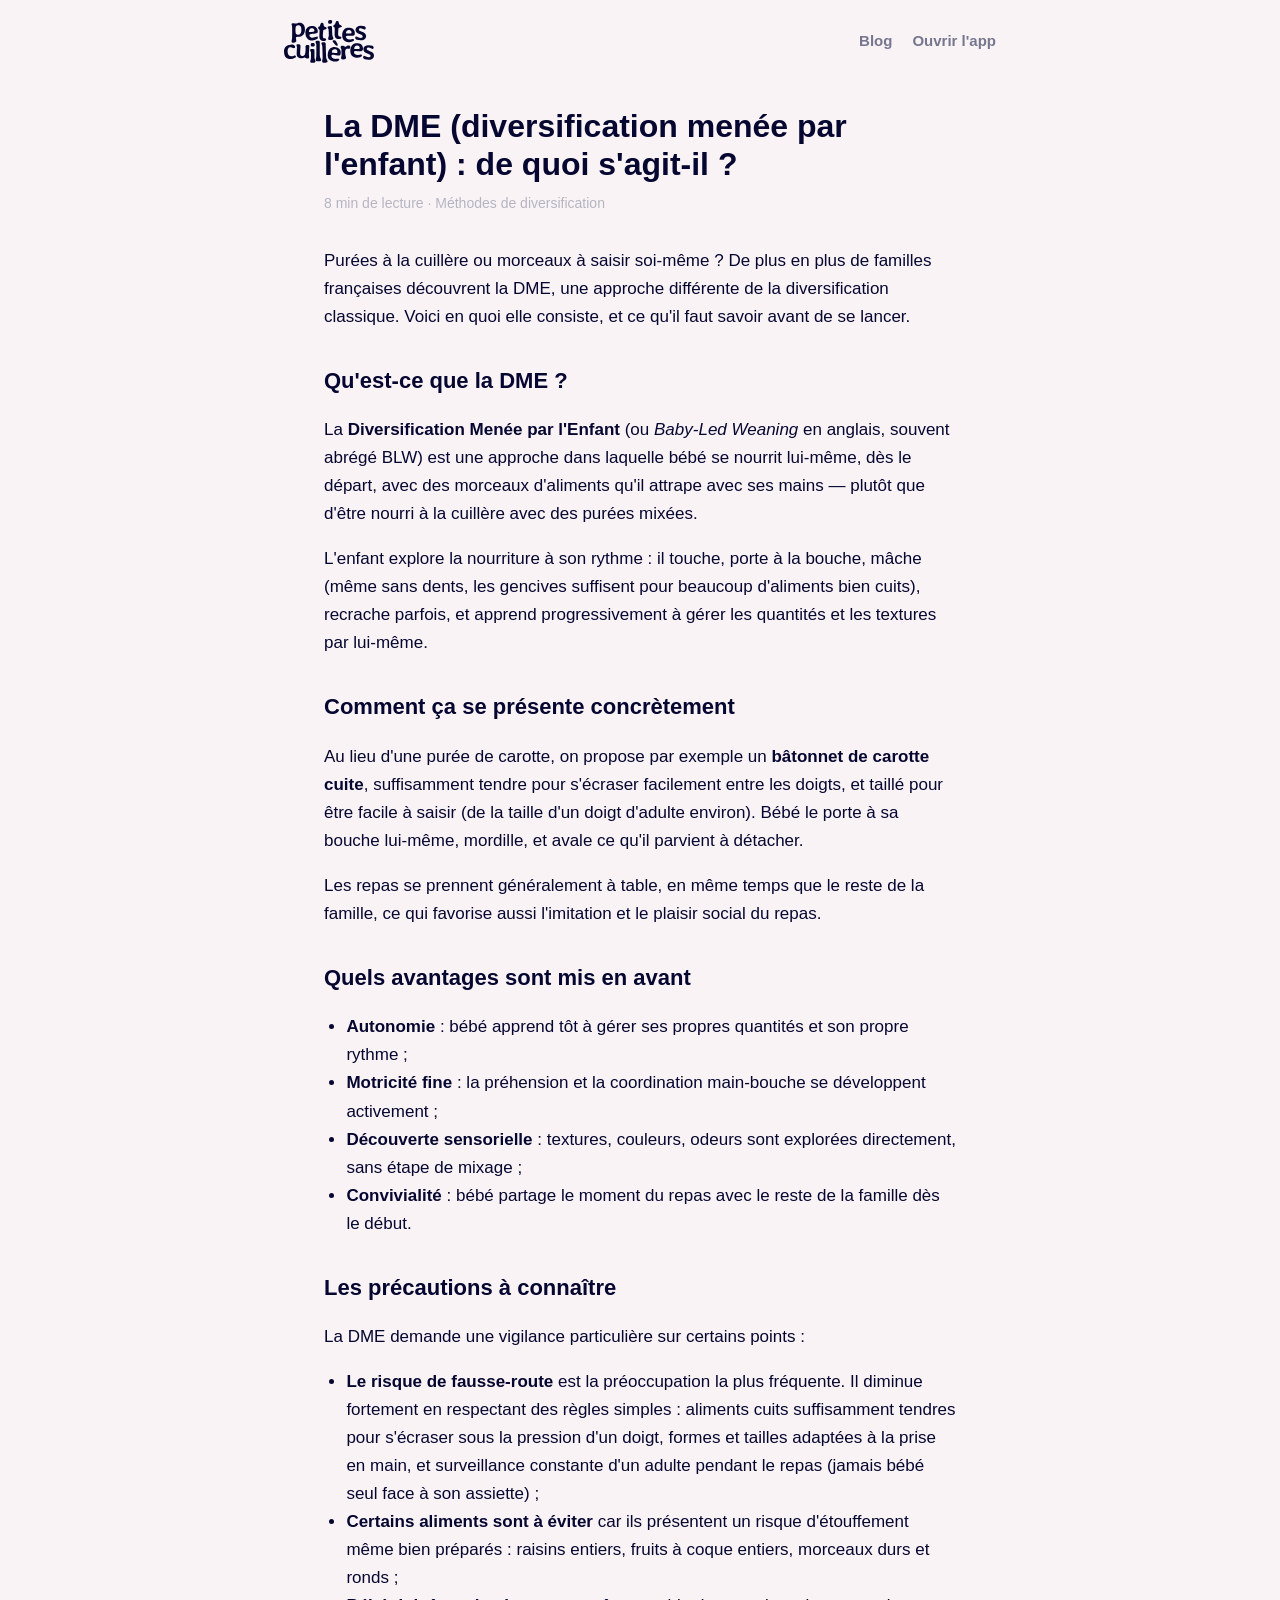
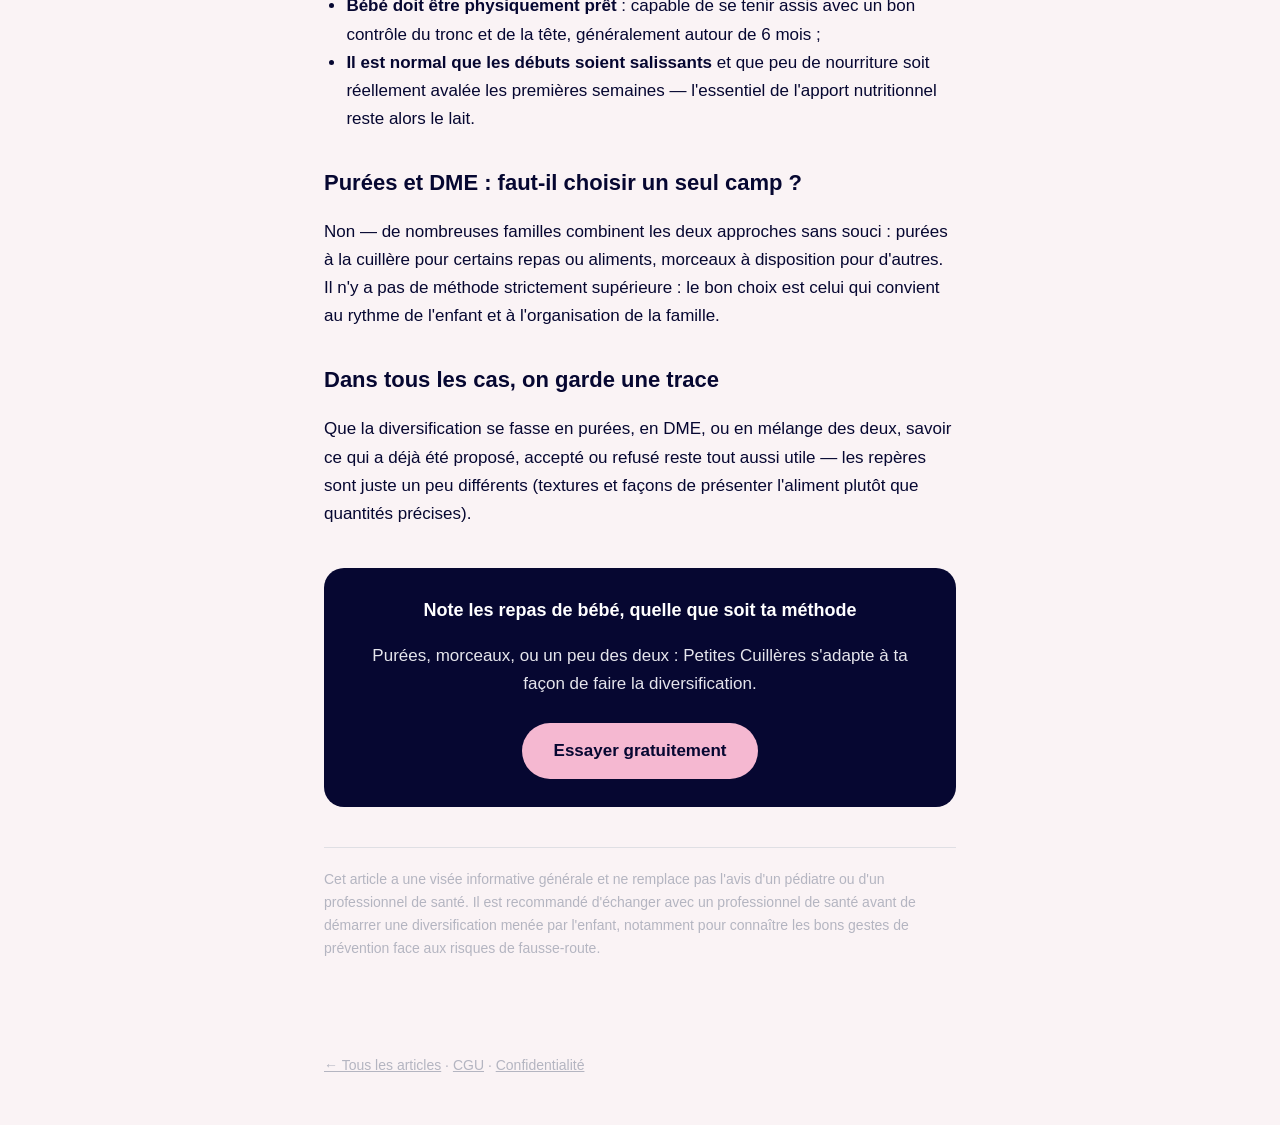
<file: blog/diversification-menee-par-enfant.html>
<!DOCTYPE html>
<html lang="fr">
<head>
<meta charset="UTF-8">
<meta name="viewport" content="width=device-width, initial-scale=1.0">
<title>La DME (diversification menée par l'enfant) : de quoi s'agit-il ? | Petites Cuillères</title>
<meta name="description" content="Qu'est-ce que la diversification menée par l'enfant (DME), quels sont ses avantages, ses précautions, et comment elle se distingue des purées classiques.">
<link rel="stylesheet" href="/blog/style.css">
</head>
<body>
<header class="site-header">
  <a class="logo" href="/index.html" aria-label="Petites Cuillères"><svg xmlns="http://www.w3.org/2000/svg" viewBox="163.53 488.73 1172.59 557.78" preserveAspectRatio="xMidYMid meet" style="width:100%;height:auto;display:block;"><g transform="matrix(1, 0, 0, 1, 1000, 620)"><g fill="currentColor" fill-opacity="1" transform="translate(7.877765, 346.887465)"><path d="M 141.84375 -108.671875 L 141.921875 -109.75 L 141.828125 -110.859375 L 141.984375 -112.828125 C 141.859375 -114.285156 141.816406 -115.316406 141.859375 -115.921875 C 142.390625 -122.890625 139.738281 -129.34375 133.90625 -135.28125 C 128.070312 -141.226562 121.492188 -144.476562 114.171875 -145.03125 L 108.765625 -145.4375 C 98.671875 -146.207031 89.898438 -142.945312 82.453125 -135.65625 C 75.015625 -128.363281 70.925781 -119.914062 70.1875 -110.3125 L 69.96875 -107.421875 C 69.695312 -103.816406 71.90625 -101.835938 76.59375 -101.484375 L 81.046875 -100.59375 L 92.40625 -99.734375 L 93.3125 -99.84375 L 126.4375 -99.140625 L 130.25 -99.21875 C 137.457031 -98.675781 141.320312 -101.828125 141.84375 -108.671875 Z M 171.078125 -73.453125 C 160.796875 -70.242188 141.207031 -69.738281 112.3125 -71.9375 C 83.414062 -74.132812 68.640625 -70.910156 67.984375 -62.265625 C 67.117188 -50.847656 70.820312 -41.5625 79.09375 -34.40625 C 87.375 -27.25 99.625 -23.054688 115.84375 -21.828125 C 122.09375 -21.347656 130.144531 -22.304688 140 -24.703125 C 149.851562 -27.097656 157.476562 -28.085938 162.875 -27.671875 C 169.488281 -27.171875 172.394531 -21.632812 171.59375 -11.0625 C 171.082031 -4.332031 163.351562 1.539062 148.40625 6.5625 C 133.46875 11.59375 119.207031 13.59375 105.625 12.5625 L 101.484375 12.234375 C 86.703125 11.117188 73.863281 7.882812 62.96875 2.53125 C 52.082031 -2.820312 43.59375 -9.175781 37.5 -16.53125 C 31.414062 -23.894531 26.675781 -33.441406 23.28125 -45.171875 C 19.882812 -56.910156 18.71875 -69.75 19.78125 -83.6875 L 20.109375 -88.015625 C 22.265625 -116.367188 31.113281 -138.171875 46.65625 -153.421875 C 54.863281 -161.503906 64.789062 -167.425781 76.4375 -171.1875 C 88.09375 -174.957031 100.171875 -176.363281 112.671875 -175.40625 L 121.140625 -174.765625 C 129.671875 -174.117188 138.429688 -171.757812 147.421875 -167.6875 C 164.828125 -159.84375 176.296875 -146.164062 181.828125 -126.65625 C 184.578125 -116.90625 185.632812 -107.820312 185 -99.40625 L 184.703125 -95.453125 C 183.773438 -83.304688 179.234375 -75.972656 171.078125 -73.453125 Z M 171.078125 -73.453125 "/></g></g><g transform="matrix(1, 0, 0, 1, 874, 653)"><g fill="currentColor" fill-opacity="1" transform="translate(11.371078, 352.224353)"><path d="M 37.9375 -180.375 L 44.25 -180.578125 C 57.019531 -180.867188 65.941406 -176.992188 71.015625 -168.953125 C 72.660156 -166.359375 74.234375 -165.082031 75.734375 -165.125 C 77.242188 -165.175781 80.238281 -166.710938 84.71875 -169.734375 C 89.207031 -172.765625 93.941406 -175.59375 98.921875 -178.21875 C 103.898438 -180.851562 110.363281 -182.296875 118.3125 -182.546875 C 126.269531 -182.796875 132.257812 -181.207031 136.28125 -177.78125 C 140.3125 -174.351562 142.40625 -170.015625 142.5625 -164.765625 C 142.726562 -159.523438 141.203125 -154.414062 137.984375 -149.4375 C 134.773438 -144.457031 130.457031 -141.882812 125.03125 -141.71875 L 102.734375 -143.359375 C 99.003906 -143.242188 94.6875 -141.539062 89.78125 -138.25 C 84.882812 -134.96875 81.035156 -129.90625 78.234375 -123.0625 C 75.429688 -116.226562 74.253906 -105.613281 74.703125 -91.21875 C 75.160156 -76.832031 77.207031 -63.539062 80.84375 -51.34375 C 84.46875 -39.40625 86.390625 -30.066406 86.609375 -23.328125 C 87.023438 -9.835938 74.890625 -2.707031 50.203125 -1.9375 L 46.765625 -1.828125 C 30.023438 -1.304688 21.457031 -7.367188 21.0625 -20.015625 C 20.945312 -23.742188 22.003906 -29.347656 24.234375 -36.828125 C 26.472656 -44.304688 27.789062 -50.4375 28.1875 -55.21875 C 28.582031 -60 28.4375 -73.347656 27.75 -95.265625 C 27.0625 -117.179688 26.222656 -130.503906 25.234375 -135.234375 C 24.242188 -139.960938 22.34375 -144.84375 19.53125 -149.875 C 16.71875 -154.914062 15.242188 -159.601562 15.109375 -163.9375 C 14.972656 -168.28125 16.90625 -172.046875 20.90625 -175.234375 C 24.90625 -178.429688 30.582031 -180.144531 37.9375 -180.375 Z M 37.9375 -180.375 "/></g></g><g transform="matrix(1, 0, 0, 1, 694, 667)"><g fill="currentColor" fill-opacity="1" transform="translate(13.597583, 344.063369)"><path d="M 79.421875 -108.390625 L 79.109375 -106.234375 C 78.359375 -101.109375 84.546875 -97.582031 97.671875 -95.65625 L 98.734375 -95.5 L 99.84375 -95.515625 L 115.96875 -93.359375 C 138.132812 -90.109375 149.601562 -91.109375 150.375 -96.359375 L 151.15625 -101.71875 C 152.488281 -110.78125 150.75 -119.039062 145.9375 -126.5 C 141.125 -133.957031 134.066406 -138.367188 124.765625 -139.734375 L 119.21875 -140.546875 C 109.925781 -141.910156 101.378906 -139.691406 93.578125 -133.890625 C 85.773438 -128.085938 81.054688 -119.585938 79.421875 -108.390625 Z M 88.484375 -248.796875 L 88.890625 -251.484375 C 89.097656 -252.910156 91.164062 -254.554688 95.09375 -256.421875 C 99.019531 -258.285156 103.660156 -258.828125 109.015625 -258.046875 L 110.078125 -257.703125 L 111.140625 -257.546875 C 121.753906 -255.992188 129.644531 -251.242188 134.8125 -243.296875 C 150.84375 -218.898438 158.21875 -202.351562 156.9375 -193.65625 L 156.6875 -191.859375 C 156.070312 -187.691406 152.128906 -186.140625 144.859375 -187.203125 L 141.828125 -187.65625 C 134.304688 -188.757812 126.203125 -194.570312 117.515625 -205.09375 C 97.453125 -229.34375 87.773438 -243.910156 88.484375 -248.796875 Z M 106.734375 18.375 L 98.15625 17.109375 C 87.539062 15.554688 76.789062 12.03125 65.90625 6.53125 C 44.925781 -4.082031 32.0625 -20.628906 27.3125 -43.109375 C 24.664062 -55.804688 24.207031 -68.054688 25.9375 -79.859375 L 27.8125 -92.734375 C 29.75 -105.972656 33.734375 -118.179688 39.765625 -129.359375 C 50.671875 -149.804688 67.289062 -162.648438 89.625 -167.890625 C 100.582031 -170.441406 113.039062 -170.695312 127 -168.65625 L 131.28125 -168.015625 C 142.488281 -166.378906 152.585938 -163.015625 161.578125 -157.921875 C 178.910156 -148.203125 189.503906 -133.625 193.359375 -114.1875 C 195.390625 -104.019531 195.796875 -94.757812 194.578125 -86.40625 L 194 -82.46875 C 192.101562 -69.476562 187.6875 -62.148438 180.75 -60.484375 C 173.8125 -58.828125 158 -59.804688 133.3125 -63.421875 C 108.632812 -67.035156 93.910156 -68.757812 89.140625 -68.59375 C 79.835938 -68.257812 74.804688 -65.523438 74.046875 -60.390625 C 72.378906 -48.953125 75.804688 -38.648438 84.328125 -29.484375 C 90.535156 -22.847656 102.109375 -18.289062 119.046875 -15.8125 C 125.472656 -14.875 133.6875 -15.070312 143.6875 -16.40625 C 153.695312 -17.738281 161.617188 -17.976562 167.453125 -17.125 C 174.015625 -16.164062 176.691406 -11.570312 175.484375 -3.34375 C 174.285156 4.875 167.503906 10.878906 155.140625 14.671875 C 139.316406 19.546875 123.179688 20.78125 106.734375 18.375 Z M 106.734375 18.375 "/></g></g><g transform="matrix(1, 0, 0, 1, 625, 696)"><g fill="currentColor" fill-opacity="1" transform="translate(11.351034, 351.527044)"><path d="M 66.5 -1.46875 L 52.765625 -1.046875 C 42.773438 -0.742188 35.613281 -2.335938 31.28125 -5.828125 C 26.957031 -9.316406 24.6875 -14.671875 24.46875 -21.890625 C 24.414062 -23.703125 24.847656 -27.394531 25.765625 -32.96875 L 26.859375 -38.609375 C 29.578125 -52.421875 30.816406 -63.242188 30.578125 -71.078125 L 30.125 -86.25 L 30.078125 -93.125 L 29.34375 -117.703125 L 29.203125 -128.171875 L 28.671875 -145.703125 C 27.304688 -190.753906 26.378906 -215.289062 25.890625 -219.3125 C 25.410156 -223.332031 23.488281 -229.117188 20.125 -236.671875 C 16.757812 -244.234375 15.050781 -248.851562 15 -250.53125 L 14.90625 -253.59375 C 14.75 -258.78125 17.203125 -262.351562 22.265625 -264.3125 C 27.335938 -266.28125 35.984375 -267.445312 48.203125 -267.8125 C 60.429688 -268.1875 67.707031 -263.882812 70.03125 -254.90625 C 70.300781 -253.820312 70.863281 -239.132812 71.71875 -210.84375 L 71.671875 -207.21875 C 71.734375 -204.9375 71.800781 -202.648438 71.875 -200.359375 L 72.015625 -189.6875 L 72.53125 -172.359375 L 72.546875 -165.46875 C 74.273438 -108.632812 75.832031 -76.257812 77.21875 -68.34375 C 78.601562 -60.425781 82.03125 -50.613281 87.5 -38.90625 C 92.976562 -27.195312 95.726562 -21.101562 95.75 -20.625 C 96.113281 -8.457031 86.363281 -2.070312 66.5 -1.46875 Z M 66.5 -1.46875 "/></g></g><g transform="matrix(1, 0, 0, 1, 551, 679)"><g fill="currentColor" fill-opacity="1" transform="translate(0.829712, 347.68437)"><path d="M 66.515625 0.546875 L 52.78125 0.546875 C 42.78125 0.546875 35.671875 -1.257812 31.453125 -4.875 C 27.234375 -8.488281 25.125 -13.910156 25.125 -21.140625 C 25.125 -22.953125 25.664062 -26.628906 26.75 -32.171875 L 28.015625 -37.78125 C 31.148438 -51.507812 32.71875 -62.289062 32.71875 -70.125 L 32.71875 -85.3125 L 32.890625 -92.171875 L 32.890625 -116.765625 L 33.078125 -127.234375 L 33.078125 -144.765625 C 33.078125 -189.835938 32.894531 -214.390625 32.53125 -218.421875 C 32.164062 -222.460938 30.414062 -228.304688 27.28125 -235.953125 C 24.15625 -243.609375 22.59375 -248.28125 22.59375 -249.96875 L 22.59375 -253.03125 C 22.59375 -258.21875 25.148438 -261.710938 30.265625 -263.515625 C 35.390625 -265.328125 44.066406 -266.234375 56.296875 -266.234375 C 68.523438 -266.234375 75.664062 -261.710938 77.71875 -252.671875 C 77.957031 -251.585938 78.078125 -236.890625 78.078125 -208.578125 L 77.90625 -204.953125 C 77.90625 -202.671875 77.90625 -200.382812 77.90625 -198.09375 L 77.71875 -187.421875 L 77.71875 -170.078125 L 77.53125 -163.203125 C 77.53125 -106.335938 78.101562 -73.925781 79.25 -65.96875 C 80.394531 -58.019531 83.523438 -48.109375 88.640625 -36.234375 C 93.765625 -24.367188 96.328125 -18.195312 96.328125 -17.71875 C 96.328125 -5.539062 86.390625 0.546875 66.515625 0.546875 Z M 66.515625 0.546875 "/></g></g><g transform="matrix(1, 0, 0, 1, 482, 698)"><g fill="currentColor" fill-opacity="1" transform="translate(0.73632, 347.846224)"><path d="M 54.21875 -258.8125 L 56.9375 -258.8125 C 73.195312 -258.8125 81.328125 -252.304688 81.328125 -239.296875 L 81.328125 -232.4375 C 80.972656 -230.625 80.796875 -228.390625 80.796875 -225.734375 C 80.796875 -223.085938 78.957031 -219.925781 75.28125 -216.25 C 71.601562 -212.582031 66.929688 -210.75 61.265625 -210.75 L 56.03125 -210.203125 L 50.96875 -210.203125 C 44.21875 -210.203125 38.972656 -211.796875 35.234375 -214.984375 C 31.503906 -218.179688 29.640625 -222.488281 29.640625 -227.90625 C 29.398438 -228.875 29.28125 -229.71875 29.28125 -230.4375 L 29.09375 -233.875 L 29.28125 -234.78125 C 29.28125 -235.382812 29.28125 -235.988281 29.28125 -236.59375 L 29.640625 -240.015625 C 29.640625 -245.566406 31.6875 -250.085938 35.78125 -253.578125 C 39.882812 -257.066406 46.03125 -258.8125 54.21875 -258.8125 Z M 44.28125 0.546875 C 29.820312 0.421875 22.59375 -5.179688 22.59375 -16.265625 C 22.59375 -21.566406 23.765625 -27.46875 26.109375 -33.96875 C 28.460938 -40.476562 30.148438 -46.265625 31.171875 -51.328125 C 32.203125 -56.390625 32.71875 -71.179688 32.71875 -95.703125 C 32.71875 -120.222656 32.320312 -134.019531 31.53125 -137.09375 C 30.75 -140.164062 28.789062 -144.410156 25.65625 -149.828125 C 22.53125 -155.253906 20.96875 -159.414062 20.96875 -162.3125 L 20.96875 -164.46875 C 20.96875 -170.375 22.894531 -174.257812 26.75 -176.125 C 30.601562 -178 37.171875 -178.9375 46.453125 -178.9375 L 54.046875 -179.46875 L 61.453125 -179.46875 C 70.242188 -179.46875 75.363281 -175.914062 76.8125 -168.8125 C 77.289062 -166.519531 77.53125 -156.335938 77.53125 -138.265625 L 77.53125 -99.59375 L 77.71875 -92 L 77.71875 -79.171875 L 78.078125 -71.75 C 78.203125 -70.0625 78.265625 -67.195312 78.265625 -63.15625 C 78.265625 -59.125 80.3125 -51.742188 84.40625 -41.015625 C 88.5 -30.296875 90.546875 -23.191406 90.546875 -19.703125 L 90.546875 -17.71875 C 90.546875 -5.539062 80.125 0.546875 59.28125 0.546875 Z M 44.28125 0.546875 "/></g></g><g transform="matrix(1, 0, 0, 1, 289, 634)"><g fill="currentColor" fill-opacity="1" transform="translate(7.742506, 346.409731)"><path d="M 194.453125 -3.0625 C 193.585938 7.625 183.425781 12.179688 163.96875 10.609375 C 158.082031 10.128906 152.148438 7.984375 146.171875 4.171875 C 140.203125 0.359375 136.5 -1.601562 135.0625 -1.71875 L 115.359375 4.125 C 104.828125 7.25 95.421875 8.472656 87.140625 7.796875 L 82.265625 7.40625 C 72.054688 6.582031 62.929688 3.578125 54.890625 -1.609375 C 46.847656 -6.796875 40.9375 -13.59375 37.15625 -22 C 31.613281 -34.175781 30.507812 -60.742188 33.84375 -101.703125 C 35.34375 -120.191406 35.9375 -131.257812 35.625 -134.90625 C 35.3125 -138.5625 34.265625 -143.546875 32.484375 -149.859375 C 30.703125 -156.171875 29.984375 -161.488281 30.328125 -165.8125 C 30.679688 -170.132812 32.625 -173.175781 36.15625 -174.9375 C 39.6875 -176.707031 45.597656 -177.257812 53.890625 -176.59375 L 58.75 -176.1875 C 70.757812 -175.21875 78.113281 -170.519531 80.8125 -162.09375 C 82.445312 -156.988281 81.878906 -137.382812 79.109375 -103.28125 C 76.335938 -69.175781 76.492188 -48.007812 79.578125 -39.78125 C 83.429688 -29.300781 91.546875 -23.5625 103.921875 -22.5625 C 110.296875 -22.039062 116.523438 -23.164062 122.609375 -25.9375 C 128.703125 -28.707031 133.347656 -32.679688 136.546875 -37.859375 C 141.679688 -46.023438 145.332031 -63.382812 147.5 -89.9375 C 148.488281 -102.1875 148.644531 -113.835938 147.96875 -124.890625 C 147.300781 -135.941406 147.144531 -143.6875 147.5 -148.125 C 148.570312 -161.332031 159.613281 -167.082031 180.625 -165.375 C 190.957031 -164.539062 196.640625 -160.09375 197.671875 -152.03125 C 197.972656 -149.707031 196.835938 -132.753906 194.265625 -101.171875 C 191.703125 -69.585938 190.847656 -48.625 191.703125 -38.28125 C 192.554688 -27.9375 193.304688 -20.472656 193.953125 -15.890625 C 194.609375 -11.304688 194.882812 -8.347656 194.78125 -7.015625 Z M 194.453125 -3.0625 "/></g></g><g transform="matrix(1, 0, 0, 1, 130, 642)"><g fill="currentColor" fill-opacity="1" transform="translate(25.201091, 359.634076)"><path d="M 102.828125 -3.765625 L 94.53125 -3.171875 C 84.320312 -2.460938 73.519531 -4.054688 62.125 -7.953125 C 29.820312 -19.109375 12.203125 -45.660156 9.265625 -87.609375 L 8.671875 -96.28125 C 8.640625 -96.632812 8.613281 -96.992188 8.59375 -97.359375 C 7.6875 -110.222656 9.066406 -122.394531 12.734375 -133.875 C 20.109375 -157.832031 35.25 -174.476562 58.15625 -183.8125 C 68.476562 -188.03125 81.210938 -190.664062 96.359375 -191.71875 C 111.503906 -192.78125 124.625 -190.863281 135.71875 -185.96875 C 146.8125 -181.070312 152.679688 -174.054688 153.328125 -164.921875 C 153.773438 -158.421875 152.550781 -153.441406 149.65625 -149.984375 C 146.769531 -146.523438 142.859375 -144.625 137.921875 -144.28125 C 132.992188 -143.9375 124.878906 -145.960938 113.578125 -150.359375 C 102.273438 -154.753906 94.335938 -156.789062 89.765625 -156.46875 C 76.421875 -155.53125 67.054688 -149.953125 61.671875 -139.734375 C 56.296875 -129.523438 54.28125 -114.773438 55.625 -95.484375 C 56.976562 -76.191406 62.242188 -61.789062 71.421875 -52.28125 C 80.609375 -42.78125 92.898438 -38.566406 108.296875 -39.640625 C 114.773438 -40.097656 122.25 -41.921875 130.71875 -45.109375 C 139.195312 -48.304688 145.476562 -50.046875 149.5625 -50.328125 C 158.21875 -50.941406 162.828125 -47.222656 163.390625 -39.171875 L 163.609375 -36.09375 C 164.035156 -29.96875 157.5 -23.289062 144 -16.0625 C 130.5 -8.832031 116.773438 -4.734375 102.828125 -3.765625 Z M 102.828125 -3.765625 "/></g></g><g transform="matrix(1, 0, 0, 1, 1069, 401)"><g fill="currentColor" fill-opacity="1" transform="translate(4.863697, 347.19428)"><path d="M 36.1875 -95.953125 C 26.332031 -105.734375 21.597656 -117.96875 21.984375 -132.65625 C 22.378906 -147.351562 28.851562 -159.539062 41.40625 -169.21875 C 53.957031 -178.894531 70.46875 -183.457031 90.9375 -182.90625 C 134.175781 -181.75 155.5625 -172.375 155.09375 -154.78125 C 154.9375 -148.875 153.671875 -144.148438 151.296875 -140.609375 C 148.785156 -136.929688 145.691406 -135.140625 142.015625 -135.234375 C 138.335938 -135.335938 130.753906 -138.101562 119.265625 -143.53125 C 107.785156 -148.96875 98.003906 -151.789062 89.921875 -152 C 81.847656 -152.21875 75.75 -150.664062 71.625 -147.34375 C 67.507812 -144.019531 65.398438 -140.492188 65.296875 -136.765625 C 65.117188 -129.890625 68.398438 -124.070312 75.140625 -119.3125 C 77.628906 -117.5625 88.023438 -113.097656 106.328125 -105.921875 C 124.640625 -98.742188 137.5625 -91.554688 145.09375 -84.359375 C 155.1875 -74.566406 160.035156 -62.257812 159.640625 -47.4375 C 159.242188 -32.625 153.992188 -20.71875 143.890625 -11.71875 C 130.171875 0.582031 113.492188 6.46875 93.859375 5.9375 L 88.984375 5.8125 C 66.816406 5.21875 50.363281 2.851562 39.625 -1.28125 C 25.070312 -6.863281 17.925781 -14.410156 18.1875 -23.921875 L 18.296875 -28.078125 C 18.441406 -33.734375 19.816406 -38.0625 22.421875 -41.0625 C 25.035156 -44.070312 27.304688 -45.550781 29.234375 -45.5 C 34.296875 -45.363281 43.035156 -42.054688 55.453125 -35.578125 C 67.878906 -29.097656 78.460938 -25.738281 87.203125 -25.5 C 95.941406 -25.269531 102.796875 -26.867188 107.765625 -30.296875 C 112.734375 -33.722656 115.300781 -38.660156 115.46875 -45.109375 C 115.644531 -51.554688 111.101562 -57.550781 101.84375 -63.09375 C 99.351562 -64.601562 89.460938 -68.78125 72.171875 -75.625 C 54.878906 -82.476562 42.882812 -89.253906 36.1875 -95.953125 Z M 36.1875 -95.953125 "/></g></g><g transform="matrix(1, 0, 0, 1, 1172, 653)"><g fill="currentColor" fill-opacity="1" transform="translate(4.449391, 347.655802)"><path d="M 36.1875 -95.953125 C 26.332031 -105.734375 21.597656 -117.96875 21.984375 -132.65625 C 22.378906 -147.351562 28.851562 -159.539062 41.40625 -169.21875 C 53.957031 -178.894531 70.46875 -183.457031 90.9375 -182.90625 C 134.175781 -181.75 155.5625 -172.375 155.09375 -154.78125 C 154.9375 -148.875 153.671875 -144.148438 151.296875 -140.609375 C 148.785156 -136.929688 145.691406 -135.140625 142.015625 -135.234375 C 138.335938 -135.335938 130.753906 -138.101562 119.265625 -143.53125 C 107.785156 -148.96875 98.003906 -151.789062 89.921875 -152 C 81.847656 -152.21875 75.75 -150.664062 71.625 -147.34375 C 67.507812 -144.019531 65.398438 -140.492188 65.296875 -136.765625 C 65.117188 -129.890625 68.398438 -124.070312 75.140625 -119.3125 C 77.628906 -117.5625 88.023438 -113.097656 106.328125 -105.921875 C 124.640625 -98.742188 137.5625 -91.554688 145.09375 -84.359375 C 155.1875 -74.566406 160.035156 -62.257812 159.640625 -47.4375 C 159.242188 -32.625 153.992188 -20.71875 143.890625 -11.71875 C 130.171875 0.582031 113.492188 6.46875 93.859375 5.9375 L 88.984375 5.8125 C 66.816406 5.21875 50.363281 2.851562 39.625 -1.28125 C 25.070312 -6.863281 17.925781 -14.410156 18.1875 -23.921875 L 18.296875 -28.078125 C 18.441406 -33.734375 19.816406 -38.0625 22.421875 -41.0625 C 25.035156 -44.070312 27.304688 -45.550781 29.234375 -45.5 C 34.296875 -45.363281 43.035156 -42.054688 55.453125 -35.578125 C 67.878906 -29.097656 78.460938 -25.738281 87.203125 -25.5 C 95.941406 -25.269531 102.796875 -26.867188 107.765625 -30.296875 C 112.734375 -33.722656 115.300781 -38.660156 115.46875 -45.109375 C 115.644531 -51.554688 111.101562 -57.550781 101.84375 -63.09375 C 99.351562 -64.601562 89.460938 -68.78125 72.171875 -75.625 C 54.878906 -82.476562 42.882812 -89.253906 36.1875 -95.953125 Z M 36.1875 -95.953125 "/></g></g><g transform="matrix(1, 0, 0, 1, 898, 420)"><g fill="currentColor" fill-opacity="1" transform="translate(5.651933, 347.127903)"><path d="M 139.484375 -111.6875 L 139.546875 -112.75 L 139.421875 -113.859375 L 139.53125 -115.84375 C 139.363281 -117.300781 139.296875 -118.332031 139.328125 -118.9375 C 139.703125 -125.914062 136.910156 -132.304688 130.953125 -138.109375 C 125.003906 -143.921875 118.363281 -147.03125 111.03125 -147.4375 L 105.625 -147.734375 C 95.507812 -148.285156 86.804688 -144.835938 79.515625 -137.390625 C 72.234375 -129.941406 68.332031 -121.40625 67.8125 -111.78125 L 67.65625 -108.890625 C 67.457031 -105.285156 69.707031 -103.359375 74.40625 -103.109375 L 78.890625 -102.3125 L 90.265625 -101.6875 L 91.15625 -101.828125 L 124.296875 -101.828125 L 128.09375 -102 C 135.3125 -101.601562 139.109375 -104.832031 139.484375 -111.6875 Z M 169.453125 -77.109375 C 159.253906 -73.679688 139.6875 -72.753906 110.75 -74.328125 C 81.8125 -75.898438 67.109375 -72.359375 66.640625 -63.703125 C 66.015625 -52.265625 69.914062 -43.054688 78.34375 -36.078125 C 86.769531 -29.109375 99.101562 -25.179688 115.34375 -24.296875 C 121.601562 -23.960938 129.628906 -25.09375 139.421875 -27.6875 C 149.222656 -30.289062 156.832031 -31.445312 162.25 -31.15625 C 168.863281 -30.789062 171.882812 -25.316406 171.3125 -14.734375 C 170.9375 -8.003906 163.332031 -1.96875 148.5 3.375 C 133.675781 8.726562 119.46875 11.035156 105.875 10.296875 L 101.71875 10.078125 C 86.914062 9.265625 74.015625 6.296875 63.015625 1.171875 C 52.015625 -3.941406 43.390625 -10.109375 37.140625 -17.328125 C 30.890625 -24.554688 25.941406 -34 22.296875 -45.65625 C 18.660156 -57.320312 17.222656 -70.132812 17.984375 -84.09375 L 18.21875 -88.40625 C 19.757812 -116.800781 28.140625 -138.789062 43.359375 -154.375 C 51.398438 -162.632812 61.203125 -168.769531 72.765625 -172.78125 C 84.328125 -176.800781 96.367188 -178.46875 108.890625 -177.78125 L 117.375 -177.3125 C 125.90625 -176.851562 134.710938 -174.6875 143.796875 -170.8125 C 161.367188 -163.34375 173.128906 -149.914062 179.078125 -130.53125 C 182.035156 -120.832031 183.285156 -111.769531 182.828125 -103.34375 L 182.609375 -99.390625 C 181.953125 -87.222656 177.566406 -79.796875 169.453125 -77.109375 Z M 169.453125 -77.109375 "/></g></g><g transform="matrix(1, 0, 0, 1, 779, 385)"><g fill="currentColor" fill-opacity="1" transform="translate(5.538007, 347.024832)"><path d="M 45.90625 -19.109375 C 39.882812 -30.648438 37.660156 -51.34375 39.234375 -81.1875 C 40.816406 -111.03125 40.785156 -129.847656 39.140625 -137.640625 C 38.273438 -141.921875 35 -146.203125 29.3125 -150.484375 C 23.632812 -154.765625 20.957031 -159.972656 21.28125 -166.109375 C 21.601562 -172.242188 23.695312 -176.476562 27.5625 -178.8125 C 28.4375 -179.375 30.910156 -180.597656 34.984375 -182.484375 C 39.066406 -184.378906 41.59375 -185.9375 42.5625 -187.15625 C 43.539062 -188.375 45.65625 -194.054688 48.90625 -204.203125 C 52.15625 -214.347656 55.300781 -221.359375 58.34375 -225.234375 C 61.382812 -229.117188 65.554688 -230.921875 70.859375 -230.640625 L 73.90625 -230.484375 C 80.78125 -230.117188 85.722656 -227.679688 88.734375 -223.171875 C 90.296875 -220.804688 91.738281 -215.054688 93.0625 -205.921875 C 94.382812 -196.796875 96.519531 -190.347656 99.46875 -186.578125 C 102.414062 -182.804688 108.78125 -179.363281 118.5625 -176.25 C 128.34375 -173.144531 133.082031 -168.707031 132.78125 -162.9375 C 132.476562 -157.164062 130.757812 -153.210938 127.625 -151.078125 C 124.5 -148.941406 118.492188 -147.144531 109.609375 -145.6875 C 100.722656 -144.226562 94.847656 -141.550781 91.984375 -137.65625 C 89.128906 -133.769531 87.21875 -122.679688 86.25 -104.390625 L 85.859375 -100.625 C 85.609375 -98.101562 85.394531 -95.15625 85.21875 -91.78125 L 84.65625 -81.125 C 83.476562 -58.863281 84.945312 -44.425781 89.0625 -37.8125 C 91.613281 -33.707031 97.453125 -30.71875 106.578125 -28.84375 C 115.710938 -26.96875 120.578125 -25.890625 121.171875 -25.609375 C 125.742188 -22.960938 127.882812 -18.9375 127.59375 -13.53125 L 127.453125 -10.625 C 127.191406 -5.695312 123.6875 -1.691406 116.9375 1.390625 C 110.195312 4.472656 102.019531 5.757812 92.40625 5.25 L 84.984375 4.859375 C 66.828125 3.898438 53.800781 -4.085938 45.90625 -19.109375 Z M 45.90625 -19.109375 "/></g></g><g transform="matrix(1, 0, 0, 1, 705, 398)"><g fill="currentColor" fill-opacity="1" transform="translate(12.063832, 351.36152)"><path d="M 45.375 -260.5 L 48.09375 -260.59375 C 64.34375 -261.144531 72.691406 -254.921875 73.140625 -241.921875 L 73.375 -235.0625 C 73.082031 -233.238281 72.976562 -231.003906 73.0625 -228.359375 C 73.15625 -225.710938 71.425781 -222.488281 67.875 -218.6875 C 64.320312 -214.894531 59.71875 -212.898438 54.0625 -212.703125 L 48.84375 -211.984375 L 43.78125 -211.8125 C 37.03125 -211.582031 31.734375 -213 27.890625 -216.0625 C 24.054688 -219.132812 22.046875 -223.378906 21.859375 -228.796875 C 21.585938 -229.742188 21.441406 -230.578125 21.421875 -231.296875 L 21.109375 -234.71875 L 21.265625 -235.640625 C 21.253906 -236.242188 21.238281 -236.847656 21.21875 -237.453125 L 21.453125 -240.890625 C 21.265625 -246.441406 23.15625 -251.023438 27.125 -254.640625 C 31.101562 -258.265625 37.1875 -260.21875 45.375 -260.5 Z M 44.265625 -0.953125 C 29.816406 -0.585938 22.40625 -5.941406 22.03125 -17.015625 C 21.84375 -22.316406 22.8125 -28.257812 24.9375 -34.84375 C 27.070312 -41.425781 28.566406 -47.265625 29.421875 -52.359375 C 30.273438 -57.453125 30.28125 -72.25 29.4375 -96.75 C 28.601562 -121.257812 27.738281 -135.035156 26.84375 -138.078125 C 25.957031 -141.128906 23.859375 -145.3125 20.546875 -150.625 C 17.234375 -155.9375 15.523438 -160.039062 15.421875 -162.9375 L 15.359375 -165.09375 C 15.148438 -171 16.941406 -174.945312 20.734375 -176.9375 C 24.523438 -178.9375 31.054688 -180.09375 40.328125 -180.40625 L 47.90625 -181.203125 L 55.3125 -181.453125 C 64.09375 -181.753906 69.328125 -178.378906 71.015625 -171.328125 C 71.578125 -169.054688 72.164062 -158.890625 72.78125 -140.828125 L 74.09375 -102.171875 L 74.546875 -94.59375 L 74.984375 -81.765625 L 75.59375 -74.359375 C 75.769531 -72.679688 75.925781 -69.828125 76.0625 -65.796875 C 76.207031 -61.765625 78.507812 -54.457031 82.96875 -43.875 C 87.425781 -33.289062 89.710938 -26.253906 89.828125 -22.765625 L 89.890625 -20.78125 C 90.304688 -8.613281 80.097656 -2.175781 59.265625 -1.46875 Z M 44.265625 -0.953125 "/></g></g><g transform="matrix(1, 0, 0, 1, 578, 409)"><g fill="currentColor" fill-opacity="1" transform="translate(6.778255, 346.640985)"><path d="M 46.125 -18.578125 C 40.226562 -30.179688 38.238281 -50.894531 40.15625 -80.71875 C 42.082031 -110.539062 42.273438 -129.363281 40.734375 -137.1875 C 39.921875 -141.46875 36.691406 -145.78125 31.046875 -150.125 C 25.410156 -154.476562 22.789062 -159.71875 23.1875 -165.84375 C 23.582031 -171.976562 25.734375 -176.1875 29.640625 -178.46875 C 30.515625 -179.019531 33.003906 -180.21875 37.109375 -182.0625 C 41.210938 -183.914062 43.753906 -185.441406 44.734375 -186.640625 C 45.710938 -187.847656 47.882812 -193.503906 51.25 -203.609375 C 54.625 -213.710938 57.851562 -220.6875 60.9375 -224.53125 C 64.03125 -228.382812 68.222656 -230.144531 73.515625 -229.8125 L 76.578125 -229.609375 C 83.429688 -229.171875 88.34375 -226.675781 91.3125 -222.125 C 92.84375 -219.738281 94.21875 -213.976562 95.4375 -204.84375 C 96.664062 -195.707031 98.722656 -189.234375 101.609375 -185.421875 C 104.503906 -181.609375 110.828125 -178.085938 120.578125 -174.859375 C 130.328125 -171.640625 135.015625 -167.144531 134.640625 -161.375 C 134.273438 -155.601562 132.515625 -151.671875 129.359375 -149.578125 C 126.210938 -147.484375 120.1875 -145.757812 111.28125 -144.40625 C 102.382812 -143.050781 96.484375 -140.445312 93.578125 -136.59375 C 90.671875 -132.738281 88.625 -121.671875 87.4375 -103.390625 L 87.015625 -99.625 C 86.734375 -97.09375 86.484375 -94.144531 86.265625 -90.78125 L 85.578125 -80.140625 C 84.140625 -57.890625 85.441406 -43.4375 89.484375 -36.78125 C 91.992188 -32.644531 97.800781 -29.585938 106.90625 -27.609375 C 116.019531 -25.640625 120.875 -24.507812 121.46875 -24.21875 C 126 -21.507812 128.085938 -17.453125 127.734375 -12.046875 L 127.546875 -9.15625 C 127.234375 -4.226562 123.691406 -0.265625 116.921875 2.734375 C 110.148438 5.742188 101.957031 6.9375 92.34375 6.3125 L 84.9375 5.84375 C 66.78125 4.664062 53.84375 -3.472656 46.125 -18.578125 Z M 46.125 -18.578125 "/></g></g><g transform="matrix(1, 0, 0, 1, 404, 395)"><g fill="currentColor" fill-opacity="1" transform="translate(34.467503, 364.834976)"><path d="M 120.921875 -131.546875 L 120.8125 -132.625 L 120.53125 -133.703125 L 120.34375 -135.671875 C 119.945312 -137.085938 119.71875 -138.097656 119.65625 -138.703125 C 118.976562 -145.660156 115.253906 -151.554688 108.484375 -156.390625 C 101.710938 -161.234375 94.671875 -163.296875 87.359375 -162.578125 L 81.96875 -162.0625 C 71.894531 -161.070312 63.820312 -156.34375 57.75 -147.875 C 51.675781 -139.40625 49.113281 -130.378906 50.0625 -120.796875 L 50.34375 -117.90625 C 50.695312 -114.3125 53.21875 -112.742188 57.90625 -113.203125 L 62.4375 -113.09375 L 73.78125 -114.203125 L 74.65625 -114.484375 L 107.40625 -119.515625 L 111.125 -120.265625 C 118.320312 -120.960938 121.585938 -124.722656 120.921875 -131.546875 Z M 155.796875 -101.921875 C 146.234375 -96.992188 127.03125 -93.113281 98.1875 -90.28125 C 69.351562 -87.445312 55.359375 -81.710938 56.203125 -73.078125 C 57.328125 -61.691406 62.582031 -53.191406 71.96875 -47.578125 C 81.351562 -41.960938 94.140625 -39.945312 110.328125 -41.53125 C 116.566406 -42.144531 124.328125 -44.476562 133.609375 -48.53125 C 142.898438 -52.59375 150.242188 -54.890625 155.640625 -55.421875 C 162.234375 -56.066406 166.050781 -51.113281 167.09375 -40.5625 C 167.75 -33.851562 161.148438 -26.726562 147.296875 -19.1875 C 133.453125 -11.65625 119.753906 -7.222656 106.203125 -5.890625 L 102.078125 -5.484375 C 87.316406 -4.035156 74.109375 -5.003906 62.453125 -8.390625 C 50.804688 -11.785156 41.347656 -16.578125 34.078125 -22.765625 C 26.816406 -28.960938 20.5 -37.546875 15.125 -48.515625 C 9.75 -59.492188 6.375 -71.941406 5 -85.859375 L 4.578125 -90.171875 C 1.796875 -118.460938 6.742188 -141.460938 19.421875 -159.171875 C 26.117188 -168.546875 34.875 -176.097656 45.6875 -181.828125 C 56.507812 -187.554688 68.160156 -191.035156 80.640625 -192.265625 L 89.09375 -193.09375 C 97.601562 -193.925781 106.644531 -193.113281 116.21875 -190.65625 C 134.707031 -185.9375 148.363281 -174.445312 157.1875 -156.1875 C 161.59375 -147.050781 164.207031 -138.285156 165.03125 -129.890625 L 165.421875 -125.9375 C 166.609375 -113.820312 163.398438 -105.816406 155.796875 -101.921875 Z M 155.796875 -101.921875 "/></g></g><g transform="matrix(1, 0, 0, 1, 240, 361)"><g fill="currentColor" fill-opacity="1" transform="translate(1.198094, 347.449817)"><path d="M 148.203125 -84.40625 L 148.203125 -94.171875 C 148.203125 -112.117188 145.3125 -125.613281 139.53125 -134.65625 C 132.0625 -146.21875 122.363281 -152 110.4375 -152 L 107 -152 C 94.582031 -152 85.304688 -147.359375 79.171875 -138.078125 C 74.460938 -130.972656 72.109375 -117.238281 72.109375 -96.875 L 72.109375 -77.359375 L 72.296875 -75.546875 L 72.84375 -63.4375 C 72.957031 -62.226562 73.015625 -61.082031 73.015625 -60 C 73.015625 -50.238281 75.753906 -42.40625 81.234375 -36.5 C 86.722656 -30.601562 93.984375 -27.65625 103.015625 -27.65625 L 108.078125 -27.65625 C 120.128906 -27.65625 129.828125 -32.804688 137.171875 -43.109375 C 144.523438 -53.410156 148.203125 -67.175781 148.203125 -84.40625 Z M 43.5625 75.546875 C 28.019531 75.546875 20.25 70.304688 20.25 59.828125 L 20.25 56.03125 C 20.25 53.375 21.332031 47.890625 23.5 39.578125 C 25.664062 31.265625 27.019531 20.601562 27.5625 7.59375 C 28.101562 -5.414062 28.375 -22.890625 28.375 -44.828125 L 28.375 -103.75 L 28.203125 -116.765625 C 28.203125 -132.066406 26.875 -143.421875 24.21875 -150.828125 C 21.570312 -158.234375 20.25 -163.742188 20.25 -167.359375 C 20.25 -174.472656 29.582031 -178.03125 48.25 -178.03125 C 48.613281 -178.03125 48.914062 -178.03125 49.15625 -178.03125 C 51.8125 -178.03125 55.664062 -177.15625 60.71875 -175.40625 C 65.78125 -173.65625 70.875 -172.78125 76 -172.78125 C 81.125 -172.78125 88.265625 -174.40625 97.421875 -177.65625 C 106.578125 -180.914062 115.375 -182.546875 123.8125 -182.546875 L 128.140625 -182.546875 C 147.421875 -182.546875 163.390625 -174.894531 176.046875 -159.59375 C 188.578125 -144.289062 194.84375 -123.804688 194.84375 -98.140625 L 194.84375 -93.4375 C 194.84375 -81.144531 192.820312 -68.492188 188.78125 -55.484375 C 184.75 -42.472656 178.484375 -31.597656 169.984375 -22.859375 C 161.492188 -14.128906 152.394531 -8.101562 142.6875 -4.78125 C 132.988281 -1.46875 121.691406 0.1875 108.796875 0.1875 C 95.910156 0.1875 86.695312 2.050781 81.15625 5.78125 C 78.5 7.59375 77.171875 10.664062 77.171875 15 C 77.171875 19.34375 77.984375 25.273438 79.609375 32.796875 C 81.242188 40.328125 82.0625 46.984375 82.0625 52.765625 C 82.0625 58.554688 79.015625 63.800781 72.921875 68.5 C 66.835938 73.195312 59.820312 75.546875 51.875 75.546875 Z M 43.5625 75.546875 "/></g></g></svg></a>
  <nav><a href="/blog/index.html">Blog</a><a href="/index.html">Ouvrir l'app</a></nav>
</header>

<div class="wrap">
  <h1>La DME (diversification menée par l'enfant) : de quoi s'agit-il ?</h1>
  <div class="meta">8 min de lecture · Méthodes de diversification</div>

  <p>Purées à la cuillère ou morceaux à saisir soi-même ? De plus en plus de familles françaises découvrent la DME, une approche différente de la diversification classique. Voici en quoi elle consiste, et ce qu'il faut savoir avant de se lancer.</p>

  <h2>Qu'est-ce que la DME ?</h2>
  <p>La <strong>Diversification Menée par l'Enfant</strong> (ou <em>Baby-Led Weaning</em> en anglais, souvent abrégé BLW) est une approche dans laquelle bébé se nourrit lui-même, dès le départ, avec des morceaux d'aliments qu'il attrape avec ses mains — plutôt que d'être nourri à la cuillère avec des purées mixées.</p>
  <p>L'enfant explore la nourriture à son rythme : il touche, porte à la bouche, mâche (même sans dents, les gencives suffisent pour beaucoup d'aliments bien cuits), recrache parfois, et apprend progressivement à gérer les quantités et les textures par lui-même.</p>

  <h2>Comment ça se présente concrètement</h2>
  <p>Au lieu d'une purée de carotte, on propose par exemple un <strong>bâtonnet de carotte cuite</strong>, suffisamment tendre pour s'écraser facilement entre les doigts, et taillé pour être facile à saisir (de la taille d'un doigt d'adulte environ). Bébé le porte à sa bouche lui-même, mordille, et avale ce qu'il parvient à détacher.</p>
  <p>Les repas se prennent généralement à table, en même temps que le reste de la famille, ce qui favorise aussi l'imitation et le plaisir social du repas.</p>

  <h2>Quels avantages sont mis en avant</h2>
  <ul>
    <li><strong>Autonomie</strong> : bébé apprend tôt à gérer ses propres quantités et son propre rythme ;</li>
    <li><strong>Motricité fine</strong> : la préhension et la coordination main-bouche se développent activement ;</li>
    <li><strong>Découverte sensorielle</strong> : textures, couleurs, odeurs sont explorées directement, sans étape de mixage ;</li>
    <li><strong>Convivialité</strong> : bébé partage le moment du repas avec le reste de la famille dès le début.</li>
  </ul>

  <h2>Les précautions à connaître</h2>
  <p>La DME demande une vigilance particulière sur certains points :</p>
  <ul>
    <li><strong>Le risque de fausse-route</strong> est la préoccupation la plus fréquente. Il diminue fortement en respectant des règles simples : aliments cuits suffisamment tendres pour s'écraser sous la pression d'un doigt, formes et tailles adaptées à la prise en main, et surveillance constante d'un adulte pendant le repas (jamais bébé seul face à son assiette) ;</li>
    <li><strong>Certains aliments sont à éviter</strong> car ils présentent un risque d'étouffement même bien préparés : raisins entiers, fruits à coque entiers, morceaux durs et ronds ;</li>
    <li><strong>Bébé doit être physiquement prêt</strong> : capable de se tenir assis avec un bon contrôle du tronc et de la tête, généralement autour de 6 mois ;</li>
    <li><strong>Il est normal que les débuts soient salissants</strong> et que peu de nourriture soit réellement avalée les premières semaines — l'essentiel de l'apport nutritionnel reste alors le lait.</li>
  </ul>

  <h2>Purées et DME : faut-il choisir un seul camp ?</h2>
  <p>Non — de nombreuses familles combinent les deux approches sans souci : purées à la cuillère pour certains repas ou aliments, morceaux à disposition pour d'autres. Il n'y a pas de méthode strictement supérieure : le bon choix est celui qui convient au rythme de l'enfant et à l'organisation de la famille.</p>

  <h2>Dans tous les cas, on garde une trace</h2>
  <p>Que la diversification se fasse en purées, en DME, ou en mélange des deux, savoir ce qui a déjà été proposé, accepté ou refusé reste tout aussi utile — les repères sont juste un peu différents (textures et façons de présenter l'aliment plutôt que quantités précises).</p>

  <div class="cta">
    <h3>Note les repas de bébé, quelle que soit ta méthode</h3>
    <p>Purées, morceaux, ou un peu des deux : Petites Cuillères s'adapte à ta façon de faire la diversification.</p>
    <a class="btn" href="/index.html">Essayer gratuitement</a>
  </div>

  <p class="disclaimer">Cet article a une visée informative générale et ne remplace pas l'avis d'un pédiatre ou d'un professionnel de santé. Il est recommandé d'échanger avec un professionnel de santé avant de démarrer une diversification menée par l'enfant, notamment pour connaître les bons gestes de prévention face aux risques de fausse-route.</p>
</div>

<footer class="site-footer">
  <a href="/blog/index.html">← Tous les articles</a> · <a href="/cgu.html">CGU</a> · <a href="/confidentialite.html">Confidentialité</a>
</footer>
</body>
</html>
</file>
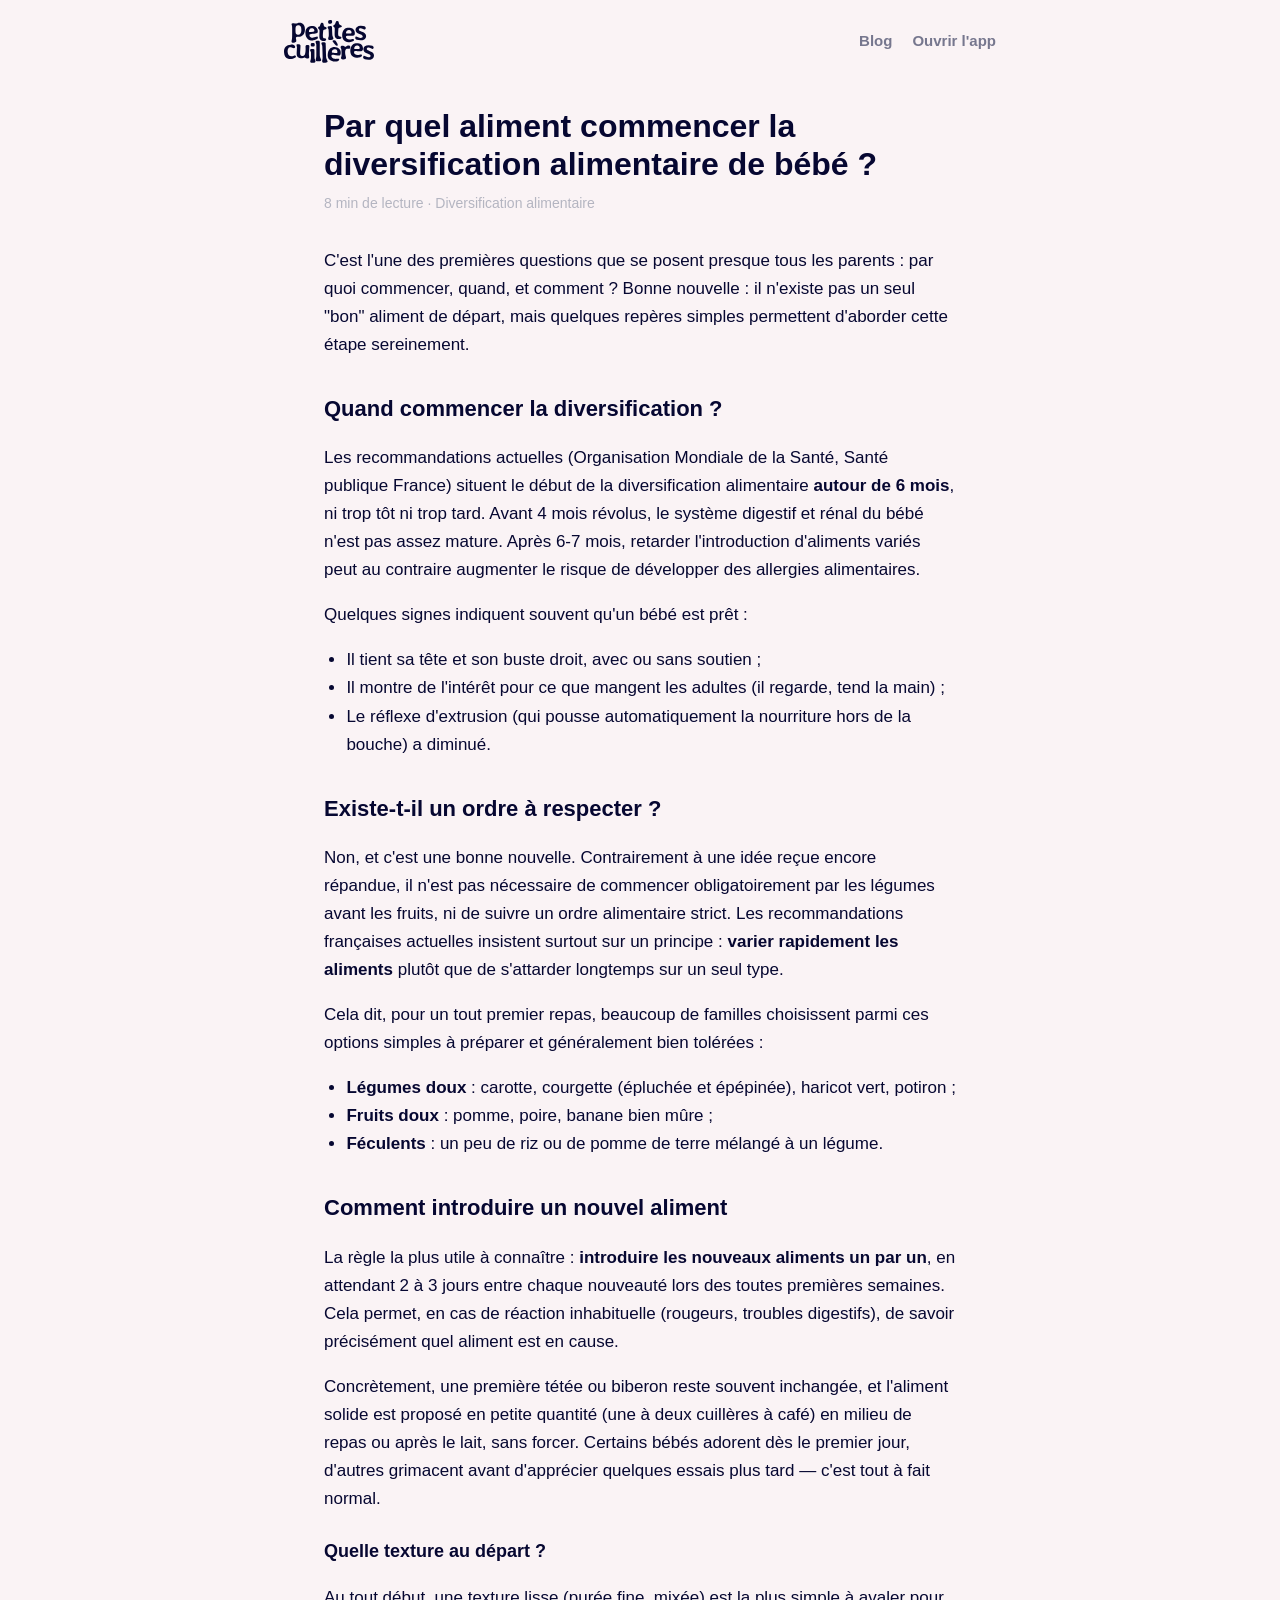
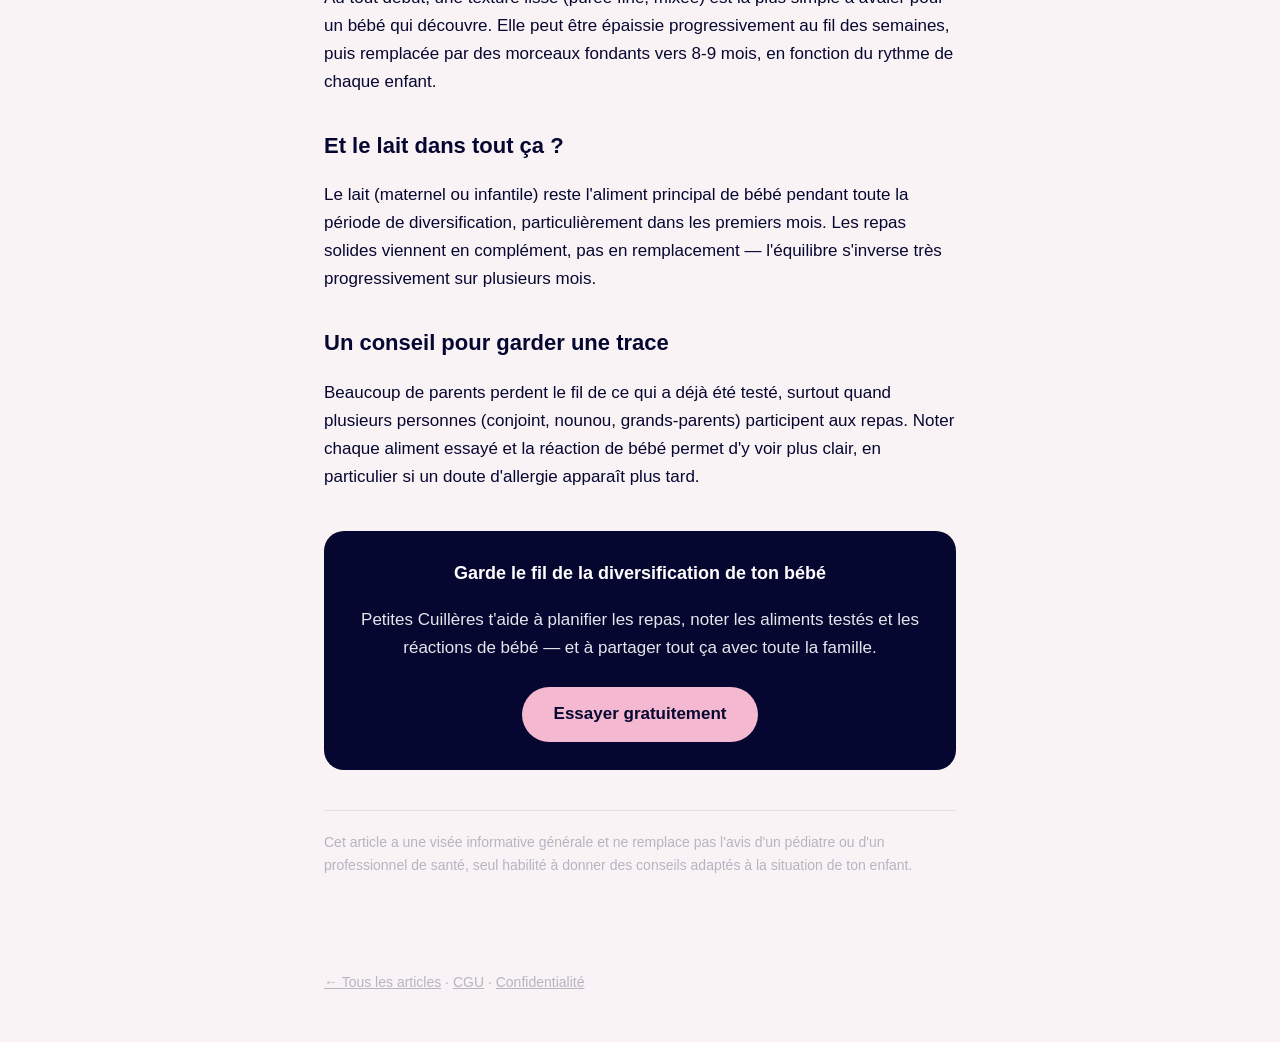
<file: blog/par-quel-aliment-commencer.html>
<!DOCTYPE html>
<html lang="fr">
<head>
<meta charset="UTF-8">
<meta name="viewport" content="width=device-width, initial-scale=1.0">
<title>Par quel aliment commencer la diversification alimentaire de bébé ? | Petites Cuillères</title>
<meta name="description" content="Quand commencer la diversification alimentaire, quels sont les premiers aliments à privilégier, et comment introduire bébé aux repas en toute sérénité.">
<link rel="stylesheet" href="/blog/style.css">
</head>
<body>
<header class="site-header">
  <a class="logo" href="/index.html" aria-label="Petites Cuillères"><svg xmlns="http://www.w3.org/2000/svg" viewBox="163.53 488.73 1172.59 557.78" preserveAspectRatio="xMidYMid meet" style="width:100%;height:auto;display:block;"><g transform="matrix(1, 0, 0, 1, 1000, 620)"><g fill="currentColor" fill-opacity="1" transform="translate(7.877765, 346.887465)"><path d="M 141.84375 -108.671875 L 141.921875 -109.75 L 141.828125 -110.859375 L 141.984375 -112.828125 C 141.859375 -114.285156 141.816406 -115.316406 141.859375 -115.921875 C 142.390625 -122.890625 139.738281 -129.34375 133.90625 -135.28125 C 128.070312 -141.226562 121.492188 -144.476562 114.171875 -145.03125 L 108.765625 -145.4375 C 98.671875 -146.207031 89.898438 -142.945312 82.453125 -135.65625 C 75.015625 -128.363281 70.925781 -119.914062 70.1875 -110.3125 L 69.96875 -107.421875 C 69.695312 -103.816406 71.90625 -101.835938 76.59375 -101.484375 L 81.046875 -100.59375 L 92.40625 -99.734375 L 93.3125 -99.84375 L 126.4375 -99.140625 L 130.25 -99.21875 C 137.457031 -98.675781 141.320312 -101.828125 141.84375 -108.671875 Z M 171.078125 -73.453125 C 160.796875 -70.242188 141.207031 -69.738281 112.3125 -71.9375 C 83.414062 -74.132812 68.640625 -70.910156 67.984375 -62.265625 C 67.117188 -50.847656 70.820312 -41.5625 79.09375 -34.40625 C 87.375 -27.25 99.625 -23.054688 115.84375 -21.828125 C 122.09375 -21.347656 130.144531 -22.304688 140 -24.703125 C 149.851562 -27.097656 157.476562 -28.085938 162.875 -27.671875 C 169.488281 -27.171875 172.394531 -21.632812 171.59375 -11.0625 C 171.082031 -4.332031 163.351562 1.539062 148.40625 6.5625 C 133.46875 11.59375 119.207031 13.59375 105.625 12.5625 L 101.484375 12.234375 C 86.703125 11.117188 73.863281 7.882812 62.96875 2.53125 C 52.082031 -2.820312 43.59375 -9.175781 37.5 -16.53125 C 31.414062 -23.894531 26.675781 -33.441406 23.28125 -45.171875 C 19.882812 -56.910156 18.71875 -69.75 19.78125 -83.6875 L 20.109375 -88.015625 C 22.265625 -116.367188 31.113281 -138.171875 46.65625 -153.421875 C 54.863281 -161.503906 64.789062 -167.425781 76.4375 -171.1875 C 88.09375 -174.957031 100.171875 -176.363281 112.671875 -175.40625 L 121.140625 -174.765625 C 129.671875 -174.117188 138.429688 -171.757812 147.421875 -167.6875 C 164.828125 -159.84375 176.296875 -146.164062 181.828125 -126.65625 C 184.578125 -116.90625 185.632812 -107.820312 185 -99.40625 L 184.703125 -95.453125 C 183.773438 -83.304688 179.234375 -75.972656 171.078125 -73.453125 Z M 171.078125 -73.453125 "/></g></g><g transform="matrix(1, 0, 0, 1, 874, 653)"><g fill="currentColor" fill-opacity="1" transform="translate(11.371078, 352.224353)"><path d="M 37.9375 -180.375 L 44.25 -180.578125 C 57.019531 -180.867188 65.941406 -176.992188 71.015625 -168.953125 C 72.660156 -166.359375 74.234375 -165.082031 75.734375 -165.125 C 77.242188 -165.175781 80.238281 -166.710938 84.71875 -169.734375 C 89.207031 -172.765625 93.941406 -175.59375 98.921875 -178.21875 C 103.898438 -180.851562 110.363281 -182.296875 118.3125 -182.546875 C 126.269531 -182.796875 132.257812 -181.207031 136.28125 -177.78125 C 140.3125 -174.351562 142.40625 -170.015625 142.5625 -164.765625 C 142.726562 -159.523438 141.203125 -154.414062 137.984375 -149.4375 C 134.773438 -144.457031 130.457031 -141.882812 125.03125 -141.71875 L 102.734375 -143.359375 C 99.003906 -143.242188 94.6875 -141.539062 89.78125 -138.25 C 84.882812 -134.96875 81.035156 -129.90625 78.234375 -123.0625 C 75.429688 -116.226562 74.253906 -105.613281 74.703125 -91.21875 C 75.160156 -76.832031 77.207031 -63.539062 80.84375 -51.34375 C 84.46875 -39.40625 86.390625 -30.066406 86.609375 -23.328125 C 87.023438 -9.835938 74.890625 -2.707031 50.203125 -1.9375 L 46.765625 -1.828125 C 30.023438 -1.304688 21.457031 -7.367188 21.0625 -20.015625 C 20.945312 -23.742188 22.003906 -29.347656 24.234375 -36.828125 C 26.472656 -44.304688 27.789062 -50.4375 28.1875 -55.21875 C 28.582031 -60 28.4375 -73.347656 27.75 -95.265625 C 27.0625 -117.179688 26.222656 -130.503906 25.234375 -135.234375 C 24.242188 -139.960938 22.34375 -144.84375 19.53125 -149.875 C 16.71875 -154.914062 15.242188 -159.601562 15.109375 -163.9375 C 14.972656 -168.28125 16.90625 -172.046875 20.90625 -175.234375 C 24.90625 -178.429688 30.582031 -180.144531 37.9375 -180.375 Z M 37.9375 -180.375 "/></g></g><g transform="matrix(1, 0, 0, 1, 694, 667)"><g fill="currentColor" fill-opacity="1" transform="translate(13.597583, 344.063369)"><path d="M 79.421875 -108.390625 L 79.109375 -106.234375 C 78.359375 -101.109375 84.546875 -97.582031 97.671875 -95.65625 L 98.734375 -95.5 L 99.84375 -95.515625 L 115.96875 -93.359375 C 138.132812 -90.109375 149.601562 -91.109375 150.375 -96.359375 L 151.15625 -101.71875 C 152.488281 -110.78125 150.75 -119.039062 145.9375 -126.5 C 141.125 -133.957031 134.066406 -138.367188 124.765625 -139.734375 L 119.21875 -140.546875 C 109.925781 -141.910156 101.378906 -139.691406 93.578125 -133.890625 C 85.773438 -128.085938 81.054688 -119.585938 79.421875 -108.390625 Z M 88.484375 -248.796875 L 88.890625 -251.484375 C 89.097656 -252.910156 91.164062 -254.554688 95.09375 -256.421875 C 99.019531 -258.285156 103.660156 -258.828125 109.015625 -258.046875 L 110.078125 -257.703125 L 111.140625 -257.546875 C 121.753906 -255.992188 129.644531 -251.242188 134.8125 -243.296875 C 150.84375 -218.898438 158.21875 -202.351562 156.9375 -193.65625 L 156.6875 -191.859375 C 156.070312 -187.691406 152.128906 -186.140625 144.859375 -187.203125 L 141.828125 -187.65625 C 134.304688 -188.757812 126.203125 -194.570312 117.515625 -205.09375 C 97.453125 -229.34375 87.773438 -243.910156 88.484375 -248.796875 Z M 106.734375 18.375 L 98.15625 17.109375 C 87.539062 15.554688 76.789062 12.03125 65.90625 6.53125 C 44.925781 -4.082031 32.0625 -20.628906 27.3125 -43.109375 C 24.664062 -55.804688 24.207031 -68.054688 25.9375 -79.859375 L 27.8125 -92.734375 C 29.75 -105.972656 33.734375 -118.179688 39.765625 -129.359375 C 50.671875 -149.804688 67.289062 -162.648438 89.625 -167.890625 C 100.582031 -170.441406 113.039062 -170.695312 127 -168.65625 L 131.28125 -168.015625 C 142.488281 -166.378906 152.585938 -163.015625 161.578125 -157.921875 C 178.910156 -148.203125 189.503906 -133.625 193.359375 -114.1875 C 195.390625 -104.019531 195.796875 -94.757812 194.578125 -86.40625 L 194 -82.46875 C 192.101562 -69.476562 187.6875 -62.148438 180.75 -60.484375 C 173.8125 -58.828125 158 -59.804688 133.3125 -63.421875 C 108.632812 -67.035156 93.910156 -68.757812 89.140625 -68.59375 C 79.835938 -68.257812 74.804688 -65.523438 74.046875 -60.390625 C 72.378906 -48.953125 75.804688 -38.648438 84.328125 -29.484375 C 90.535156 -22.847656 102.109375 -18.289062 119.046875 -15.8125 C 125.472656 -14.875 133.6875 -15.070312 143.6875 -16.40625 C 153.695312 -17.738281 161.617188 -17.976562 167.453125 -17.125 C 174.015625 -16.164062 176.691406 -11.570312 175.484375 -3.34375 C 174.285156 4.875 167.503906 10.878906 155.140625 14.671875 C 139.316406 19.546875 123.179688 20.78125 106.734375 18.375 Z M 106.734375 18.375 "/></g></g><g transform="matrix(1, 0, 0, 1, 625, 696)"><g fill="currentColor" fill-opacity="1" transform="translate(11.351034, 351.527044)"><path d="M 66.5 -1.46875 L 52.765625 -1.046875 C 42.773438 -0.742188 35.613281 -2.335938 31.28125 -5.828125 C 26.957031 -9.316406 24.6875 -14.671875 24.46875 -21.890625 C 24.414062 -23.703125 24.847656 -27.394531 25.765625 -32.96875 L 26.859375 -38.609375 C 29.578125 -52.421875 30.816406 -63.242188 30.578125 -71.078125 L 30.125 -86.25 L 30.078125 -93.125 L 29.34375 -117.703125 L 29.203125 -128.171875 L 28.671875 -145.703125 C 27.304688 -190.753906 26.378906 -215.289062 25.890625 -219.3125 C 25.410156 -223.332031 23.488281 -229.117188 20.125 -236.671875 C 16.757812 -244.234375 15.050781 -248.851562 15 -250.53125 L 14.90625 -253.59375 C 14.75 -258.78125 17.203125 -262.351562 22.265625 -264.3125 C 27.335938 -266.28125 35.984375 -267.445312 48.203125 -267.8125 C 60.429688 -268.1875 67.707031 -263.882812 70.03125 -254.90625 C 70.300781 -253.820312 70.863281 -239.132812 71.71875 -210.84375 L 71.671875 -207.21875 C 71.734375 -204.9375 71.800781 -202.648438 71.875 -200.359375 L 72.015625 -189.6875 L 72.53125 -172.359375 L 72.546875 -165.46875 C 74.273438 -108.632812 75.832031 -76.257812 77.21875 -68.34375 C 78.601562 -60.425781 82.03125 -50.613281 87.5 -38.90625 C 92.976562 -27.195312 95.726562 -21.101562 95.75 -20.625 C 96.113281 -8.457031 86.363281 -2.070312 66.5 -1.46875 Z M 66.5 -1.46875 "/></g></g><g transform="matrix(1, 0, 0, 1, 551, 679)"><g fill="currentColor" fill-opacity="1" transform="translate(0.829712, 347.68437)"><path d="M 66.515625 0.546875 L 52.78125 0.546875 C 42.78125 0.546875 35.671875 -1.257812 31.453125 -4.875 C 27.234375 -8.488281 25.125 -13.910156 25.125 -21.140625 C 25.125 -22.953125 25.664062 -26.628906 26.75 -32.171875 L 28.015625 -37.78125 C 31.148438 -51.507812 32.71875 -62.289062 32.71875 -70.125 L 32.71875 -85.3125 L 32.890625 -92.171875 L 32.890625 -116.765625 L 33.078125 -127.234375 L 33.078125 -144.765625 C 33.078125 -189.835938 32.894531 -214.390625 32.53125 -218.421875 C 32.164062 -222.460938 30.414062 -228.304688 27.28125 -235.953125 C 24.15625 -243.609375 22.59375 -248.28125 22.59375 -249.96875 L 22.59375 -253.03125 C 22.59375 -258.21875 25.148438 -261.710938 30.265625 -263.515625 C 35.390625 -265.328125 44.066406 -266.234375 56.296875 -266.234375 C 68.523438 -266.234375 75.664062 -261.710938 77.71875 -252.671875 C 77.957031 -251.585938 78.078125 -236.890625 78.078125 -208.578125 L 77.90625 -204.953125 C 77.90625 -202.671875 77.90625 -200.382812 77.90625 -198.09375 L 77.71875 -187.421875 L 77.71875 -170.078125 L 77.53125 -163.203125 C 77.53125 -106.335938 78.101562 -73.925781 79.25 -65.96875 C 80.394531 -58.019531 83.523438 -48.109375 88.640625 -36.234375 C 93.765625 -24.367188 96.328125 -18.195312 96.328125 -17.71875 C 96.328125 -5.539062 86.390625 0.546875 66.515625 0.546875 Z M 66.515625 0.546875 "/></g></g><g transform="matrix(1, 0, 0, 1, 482, 698)"><g fill="currentColor" fill-opacity="1" transform="translate(0.73632, 347.846224)"><path d="M 54.21875 -258.8125 L 56.9375 -258.8125 C 73.195312 -258.8125 81.328125 -252.304688 81.328125 -239.296875 L 81.328125 -232.4375 C 80.972656 -230.625 80.796875 -228.390625 80.796875 -225.734375 C 80.796875 -223.085938 78.957031 -219.925781 75.28125 -216.25 C 71.601562 -212.582031 66.929688 -210.75 61.265625 -210.75 L 56.03125 -210.203125 L 50.96875 -210.203125 C 44.21875 -210.203125 38.972656 -211.796875 35.234375 -214.984375 C 31.503906 -218.179688 29.640625 -222.488281 29.640625 -227.90625 C 29.398438 -228.875 29.28125 -229.71875 29.28125 -230.4375 L 29.09375 -233.875 L 29.28125 -234.78125 C 29.28125 -235.382812 29.28125 -235.988281 29.28125 -236.59375 L 29.640625 -240.015625 C 29.640625 -245.566406 31.6875 -250.085938 35.78125 -253.578125 C 39.882812 -257.066406 46.03125 -258.8125 54.21875 -258.8125 Z M 44.28125 0.546875 C 29.820312 0.421875 22.59375 -5.179688 22.59375 -16.265625 C 22.59375 -21.566406 23.765625 -27.46875 26.109375 -33.96875 C 28.460938 -40.476562 30.148438 -46.265625 31.171875 -51.328125 C 32.203125 -56.390625 32.71875 -71.179688 32.71875 -95.703125 C 32.71875 -120.222656 32.320312 -134.019531 31.53125 -137.09375 C 30.75 -140.164062 28.789062 -144.410156 25.65625 -149.828125 C 22.53125 -155.253906 20.96875 -159.414062 20.96875 -162.3125 L 20.96875 -164.46875 C 20.96875 -170.375 22.894531 -174.257812 26.75 -176.125 C 30.601562 -178 37.171875 -178.9375 46.453125 -178.9375 L 54.046875 -179.46875 L 61.453125 -179.46875 C 70.242188 -179.46875 75.363281 -175.914062 76.8125 -168.8125 C 77.289062 -166.519531 77.53125 -156.335938 77.53125 -138.265625 L 77.53125 -99.59375 L 77.71875 -92 L 77.71875 -79.171875 L 78.078125 -71.75 C 78.203125 -70.0625 78.265625 -67.195312 78.265625 -63.15625 C 78.265625 -59.125 80.3125 -51.742188 84.40625 -41.015625 C 88.5 -30.296875 90.546875 -23.191406 90.546875 -19.703125 L 90.546875 -17.71875 C 90.546875 -5.539062 80.125 0.546875 59.28125 0.546875 Z M 44.28125 0.546875 "/></g></g><g transform="matrix(1, 0, 0, 1, 289, 634)"><g fill="currentColor" fill-opacity="1" transform="translate(7.742506, 346.409731)"><path d="M 194.453125 -3.0625 C 193.585938 7.625 183.425781 12.179688 163.96875 10.609375 C 158.082031 10.128906 152.148438 7.984375 146.171875 4.171875 C 140.203125 0.359375 136.5 -1.601562 135.0625 -1.71875 L 115.359375 4.125 C 104.828125 7.25 95.421875 8.472656 87.140625 7.796875 L 82.265625 7.40625 C 72.054688 6.582031 62.929688 3.578125 54.890625 -1.609375 C 46.847656 -6.796875 40.9375 -13.59375 37.15625 -22 C 31.613281 -34.175781 30.507812 -60.742188 33.84375 -101.703125 C 35.34375 -120.191406 35.9375 -131.257812 35.625 -134.90625 C 35.3125 -138.5625 34.265625 -143.546875 32.484375 -149.859375 C 30.703125 -156.171875 29.984375 -161.488281 30.328125 -165.8125 C 30.679688 -170.132812 32.625 -173.175781 36.15625 -174.9375 C 39.6875 -176.707031 45.597656 -177.257812 53.890625 -176.59375 L 58.75 -176.1875 C 70.757812 -175.21875 78.113281 -170.519531 80.8125 -162.09375 C 82.445312 -156.988281 81.878906 -137.382812 79.109375 -103.28125 C 76.335938 -69.175781 76.492188 -48.007812 79.578125 -39.78125 C 83.429688 -29.300781 91.546875 -23.5625 103.921875 -22.5625 C 110.296875 -22.039062 116.523438 -23.164062 122.609375 -25.9375 C 128.703125 -28.707031 133.347656 -32.679688 136.546875 -37.859375 C 141.679688 -46.023438 145.332031 -63.382812 147.5 -89.9375 C 148.488281 -102.1875 148.644531 -113.835938 147.96875 -124.890625 C 147.300781 -135.941406 147.144531 -143.6875 147.5 -148.125 C 148.570312 -161.332031 159.613281 -167.082031 180.625 -165.375 C 190.957031 -164.539062 196.640625 -160.09375 197.671875 -152.03125 C 197.972656 -149.707031 196.835938 -132.753906 194.265625 -101.171875 C 191.703125 -69.585938 190.847656 -48.625 191.703125 -38.28125 C 192.554688 -27.9375 193.304688 -20.472656 193.953125 -15.890625 C 194.609375 -11.304688 194.882812 -8.347656 194.78125 -7.015625 Z M 194.453125 -3.0625 "/></g></g><g transform="matrix(1, 0, 0, 1, 130, 642)"><g fill="currentColor" fill-opacity="1" transform="translate(25.201091, 359.634076)"><path d="M 102.828125 -3.765625 L 94.53125 -3.171875 C 84.320312 -2.460938 73.519531 -4.054688 62.125 -7.953125 C 29.820312 -19.109375 12.203125 -45.660156 9.265625 -87.609375 L 8.671875 -96.28125 C 8.640625 -96.632812 8.613281 -96.992188 8.59375 -97.359375 C 7.6875 -110.222656 9.066406 -122.394531 12.734375 -133.875 C 20.109375 -157.832031 35.25 -174.476562 58.15625 -183.8125 C 68.476562 -188.03125 81.210938 -190.664062 96.359375 -191.71875 C 111.503906 -192.78125 124.625 -190.863281 135.71875 -185.96875 C 146.8125 -181.070312 152.679688 -174.054688 153.328125 -164.921875 C 153.773438 -158.421875 152.550781 -153.441406 149.65625 -149.984375 C 146.769531 -146.523438 142.859375 -144.625 137.921875 -144.28125 C 132.992188 -143.9375 124.878906 -145.960938 113.578125 -150.359375 C 102.273438 -154.753906 94.335938 -156.789062 89.765625 -156.46875 C 76.421875 -155.53125 67.054688 -149.953125 61.671875 -139.734375 C 56.296875 -129.523438 54.28125 -114.773438 55.625 -95.484375 C 56.976562 -76.191406 62.242188 -61.789062 71.421875 -52.28125 C 80.609375 -42.78125 92.898438 -38.566406 108.296875 -39.640625 C 114.773438 -40.097656 122.25 -41.921875 130.71875 -45.109375 C 139.195312 -48.304688 145.476562 -50.046875 149.5625 -50.328125 C 158.21875 -50.941406 162.828125 -47.222656 163.390625 -39.171875 L 163.609375 -36.09375 C 164.035156 -29.96875 157.5 -23.289062 144 -16.0625 C 130.5 -8.832031 116.773438 -4.734375 102.828125 -3.765625 Z M 102.828125 -3.765625 "/></g></g><g transform="matrix(1, 0, 0, 1, 1069, 401)"><g fill="currentColor" fill-opacity="1" transform="translate(4.863697, 347.19428)"><path d="M 36.1875 -95.953125 C 26.332031 -105.734375 21.597656 -117.96875 21.984375 -132.65625 C 22.378906 -147.351562 28.851562 -159.539062 41.40625 -169.21875 C 53.957031 -178.894531 70.46875 -183.457031 90.9375 -182.90625 C 134.175781 -181.75 155.5625 -172.375 155.09375 -154.78125 C 154.9375 -148.875 153.671875 -144.148438 151.296875 -140.609375 C 148.785156 -136.929688 145.691406 -135.140625 142.015625 -135.234375 C 138.335938 -135.335938 130.753906 -138.101562 119.265625 -143.53125 C 107.785156 -148.96875 98.003906 -151.789062 89.921875 -152 C 81.847656 -152.21875 75.75 -150.664062 71.625 -147.34375 C 67.507812 -144.019531 65.398438 -140.492188 65.296875 -136.765625 C 65.117188 -129.890625 68.398438 -124.070312 75.140625 -119.3125 C 77.628906 -117.5625 88.023438 -113.097656 106.328125 -105.921875 C 124.640625 -98.742188 137.5625 -91.554688 145.09375 -84.359375 C 155.1875 -74.566406 160.035156 -62.257812 159.640625 -47.4375 C 159.242188 -32.625 153.992188 -20.71875 143.890625 -11.71875 C 130.171875 0.582031 113.492188 6.46875 93.859375 5.9375 L 88.984375 5.8125 C 66.816406 5.21875 50.363281 2.851562 39.625 -1.28125 C 25.070312 -6.863281 17.925781 -14.410156 18.1875 -23.921875 L 18.296875 -28.078125 C 18.441406 -33.734375 19.816406 -38.0625 22.421875 -41.0625 C 25.035156 -44.070312 27.304688 -45.550781 29.234375 -45.5 C 34.296875 -45.363281 43.035156 -42.054688 55.453125 -35.578125 C 67.878906 -29.097656 78.460938 -25.738281 87.203125 -25.5 C 95.941406 -25.269531 102.796875 -26.867188 107.765625 -30.296875 C 112.734375 -33.722656 115.300781 -38.660156 115.46875 -45.109375 C 115.644531 -51.554688 111.101562 -57.550781 101.84375 -63.09375 C 99.351562 -64.601562 89.460938 -68.78125 72.171875 -75.625 C 54.878906 -82.476562 42.882812 -89.253906 36.1875 -95.953125 Z M 36.1875 -95.953125 "/></g></g><g transform="matrix(1, 0, 0, 1, 1172, 653)"><g fill="currentColor" fill-opacity="1" transform="translate(4.449391, 347.655802)"><path d="M 36.1875 -95.953125 C 26.332031 -105.734375 21.597656 -117.96875 21.984375 -132.65625 C 22.378906 -147.351562 28.851562 -159.539062 41.40625 -169.21875 C 53.957031 -178.894531 70.46875 -183.457031 90.9375 -182.90625 C 134.175781 -181.75 155.5625 -172.375 155.09375 -154.78125 C 154.9375 -148.875 153.671875 -144.148438 151.296875 -140.609375 C 148.785156 -136.929688 145.691406 -135.140625 142.015625 -135.234375 C 138.335938 -135.335938 130.753906 -138.101562 119.265625 -143.53125 C 107.785156 -148.96875 98.003906 -151.789062 89.921875 -152 C 81.847656 -152.21875 75.75 -150.664062 71.625 -147.34375 C 67.507812 -144.019531 65.398438 -140.492188 65.296875 -136.765625 C 65.117188 -129.890625 68.398438 -124.070312 75.140625 -119.3125 C 77.628906 -117.5625 88.023438 -113.097656 106.328125 -105.921875 C 124.640625 -98.742188 137.5625 -91.554688 145.09375 -84.359375 C 155.1875 -74.566406 160.035156 -62.257812 159.640625 -47.4375 C 159.242188 -32.625 153.992188 -20.71875 143.890625 -11.71875 C 130.171875 0.582031 113.492188 6.46875 93.859375 5.9375 L 88.984375 5.8125 C 66.816406 5.21875 50.363281 2.851562 39.625 -1.28125 C 25.070312 -6.863281 17.925781 -14.410156 18.1875 -23.921875 L 18.296875 -28.078125 C 18.441406 -33.734375 19.816406 -38.0625 22.421875 -41.0625 C 25.035156 -44.070312 27.304688 -45.550781 29.234375 -45.5 C 34.296875 -45.363281 43.035156 -42.054688 55.453125 -35.578125 C 67.878906 -29.097656 78.460938 -25.738281 87.203125 -25.5 C 95.941406 -25.269531 102.796875 -26.867188 107.765625 -30.296875 C 112.734375 -33.722656 115.300781 -38.660156 115.46875 -45.109375 C 115.644531 -51.554688 111.101562 -57.550781 101.84375 -63.09375 C 99.351562 -64.601562 89.460938 -68.78125 72.171875 -75.625 C 54.878906 -82.476562 42.882812 -89.253906 36.1875 -95.953125 Z M 36.1875 -95.953125 "/></g></g><g transform="matrix(1, 0, 0, 1, 898, 420)"><g fill="currentColor" fill-opacity="1" transform="translate(5.651933, 347.127903)"><path d="M 139.484375 -111.6875 L 139.546875 -112.75 L 139.421875 -113.859375 L 139.53125 -115.84375 C 139.363281 -117.300781 139.296875 -118.332031 139.328125 -118.9375 C 139.703125 -125.914062 136.910156 -132.304688 130.953125 -138.109375 C 125.003906 -143.921875 118.363281 -147.03125 111.03125 -147.4375 L 105.625 -147.734375 C 95.507812 -148.285156 86.804688 -144.835938 79.515625 -137.390625 C 72.234375 -129.941406 68.332031 -121.40625 67.8125 -111.78125 L 67.65625 -108.890625 C 67.457031 -105.285156 69.707031 -103.359375 74.40625 -103.109375 L 78.890625 -102.3125 L 90.265625 -101.6875 L 91.15625 -101.828125 L 124.296875 -101.828125 L 128.09375 -102 C 135.3125 -101.601562 139.109375 -104.832031 139.484375 -111.6875 Z M 169.453125 -77.109375 C 159.253906 -73.679688 139.6875 -72.753906 110.75 -74.328125 C 81.8125 -75.898438 67.109375 -72.359375 66.640625 -63.703125 C 66.015625 -52.265625 69.914062 -43.054688 78.34375 -36.078125 C 86.769531 -29.109375 99.101562 -25.179688 115.34375 -24.296875 C 121.601562 -23.960938 129.628906 -25.09375 139.421875 -27.6875 C 149.222656 -30.289062 156.832031 -31.445312 162.25 -31.15625 C 168.863281 -30.789062 171.882812 -25.316406 171.3125 -14.734375 C 170.9375 -8.003906 163.332031 -1.96875 148.5 3.375 C 133.675781 8.726562 119.46875 11.035156 105.875 10.296875 L 101.71875 10.078125 C 86.914062 9.265625 74.015625 6.296875 63.015625 1.171875 C 52.015625 -3.941406 43.390625 -10.109375 37.140625 -17.328125 C 30.890625 -24.554688 25.941406 -34 22.296875 -45.65625 C 18.660156 -57.320312 17.222656 -70.132812 17.984375 -84.09375 L 18.21875 -88.40625 C 19.757812 -116.800781 28.140625 -138.789062 43.359375 -154.375 C 51.398438 -162.632812 61.203125 -168.769531 72.765625 -172.78125 C 84.328125 -176.800781 96.367188 -178.46875 108.890625 -177.78125 L 117.375 -177.3125 C 125.90625 -176.851562 134.710938 -174.6875 143.796875 -170.8125 C 161.367188 -163.34375 173.128906 -149.914062 179.078125 -130.53125 C 182.035156 -120.832031 183.285156 -111.769531 182.828125 -103.34375 L 182.609375 -99.390625 C 181.953125 -87.222656 177.566406 -79.796875 169.453125 -77.109375 Z M 169.453125 -77.109375 "/></g></g><g transform="matrix(1, 0, 0, 1, 779, 385)"><g fill="currentColor" fill-opacity="1" transform="translate(5.538007, 347.024832)"><path d="M 45.90625 -19.109375 C 39.882812 -30.648438 37.660156 -51.34375 39.234375 -81.1875 C 40.816406 -111.03125 40.785156 -129.847656 39.140625 -137.640625 C 38.273438 -141.921875 35 -146.203125 29.3125 -150.484375 C 23.632812 -154.765625 20.957031 -159.972656 21.28125 -166.109375 C 21.601562 -172.242188 23.695312 -176.476562 27.5625 -178.8125 C 28.4375 -179.375 30.910156 -180.597656 34.984375 -182.484375 C 39.066406 -184.378906 41.59375 -185.9375 42.5625 -187.15625 C 43.539062 -188.375 45.65625 -194.054688 48.90625 -204.203125 C 52.15625 -214.347656 55.300781 -221.359375 58.34375 -225.234375 C 61.382812 -229.117188 65.554688 -230.921875 70.859375 -230.640625 L 73.90625 -230.484375 C 80.78125 -230.117188 85.722656 -227.679688 88.734375 -223.171875 C 90.296875 -220.804688 91.738281 -215.054688 93.0625 -205.921875 C 94.382812 -196.796875 96.519531 -190.347656 99.46875 -186.578125 C 102.414062 -182.804688 108.78125 -179.363281 118.5625 -176.25 C 128.34375 -173.144531 133.082031 -168.707031 132.78125 -162.9375 C 132.476562 -157.164062 130.757812 -153.210938 127.625 -151.078125 C 124.5 -148.941406 118.492188 -147.144531 109.609375 -145.6875 C 100.722656 -144.226562 94.847656 -141.550781 91.984375 -137.65625 C 89.128906 -133.769531 87.21875 -122.679688 86.25 -104.390625 L 85.859375 -100.625 C 85.609375 -98.101562 85.394531 -95.15625 85.21875 -91.78125 L 84.65625 -81.125 C 83.476562 -58.863281 84.945312 -44.425781 89.0625 -37.8125 C 91.613281 -33.707031 97.453125 -30.71875 106.578125 -28.84375 C 115.710938 -26.96875 120.578125 -25.890625 121.171875 -25.609375 C 125.742188 -22.960938 127.882812 -18.9375 127.59375 -13.53125 L 127.453125 -10.625 C 127.191406 -5.695312 123.6875 -1.691406 116.9375 1.390625 C 110.195312 4.472656 102.019531 5.757812 92.40625 5.25 L 84.984375 4.859375 C 66.828125 3.898438 53.800781 -4.085938 45.90625 -19.109375 Z M 45.90625 -19.109375 "/></g></g><g transform="matrix(1, 0, 0, 1, 705, 398)"><g fill="currentColor" fill-opacity="1" transform="translate(12.063832, 351.36152)"><path d="M 45.375 -260.5 L 48.09375 -260.59375 C 64.34375 -261.144531 72.691406 -254.921875 73.140625 -241.921875 L 73.375 -235.0625 C 73.082031 -233.238281 72.976562 -231.003906 73.0625 -228.359375 C 73.15625 -225.710938 71.425781 -222.488281 67.875 -218.6875 C 64.320312 -214.894531 59.71875 -212.898438 54.0625 -212.703125 L 48.84375 -211.984375 L 43.78125 -211.8125 C 37.03125 -211.582031 31.734375 -213 27.890625 -216.0625 C 24.054688 -219.132812 22.046875 -223.378906 21.859375 -228.796875 C 21.585938 -229.742188 21.441406 -230.578125 21.421875 -231.296875 L 21.109375 -234.71875 L 21.265625 -235.640625 C 21.253906 -236.242188 21.238281 -236.847656 21.21875 -237.453125 L 21.453125 -240.890625 C 21.265625 -246.441406 23.15625 -251.023438 27.125 -254.640625 C 31.101562 -258.265625 37.1875 -260.21875 45.375 -260.5 Z M 44.265625 -0.953125 C 29.816406 -0.585938 22.40625 -5.941406 22.03125 -17.015625 C 21.84375 -22.316406 22.8125 -28.257812 24.9375 -34.84375 C 27.070312 -41.425781 28.566406 -47.265625 29.421875 -52.359375 C 30.273438 -57.453125 30.28125 -72.25 29.4375 -96.75 C 28.601562 -121.257812 27.738281 -135.035156 26.84375 -138.078125 C 25.957031 -141.128906 23.859375 -145.3125 20.546875 -150.625 C 17.234375 -155.9375 15.523438 -160.039062 15.421875 -162.9375 L 15.359375 -165.09375 C 15.148438 -171 16.941406 -174.945312 20.734375 -176.9375 C 24.523438 -178.9375 31.054688 -180.09375 40.328125 -180.40625 L 47.90625 -181.203125 L 55.3125 -181.453125 C 64.09375 -181.753906 69.328125 -178.378906 71.015625 -171.328125 C 71.578125 -169.054688 72.164062 -158.890625 72.78125 -140.828125 L 74.09375 -102.171875 L 74.546875 -94.59375 L 74.984375 -81.765625 L 75.59375 -74.359375 C 75.769531 -72.679688 75.925781 -69.828125 76.0625 -65.796875 C 76.207031 -61.765625 78.507812 -54.457031 82.96875 -43.875 C 87.425781 -33.289062 89.710938 -26.253906 89.828125 -22.765625 L 89.890625 -20.78125 C 90.304688 -8.613281 80.097656 -2.175781 59.265625 -1.46875 Z M 44.265625 -0.953125 "/></g></g><g transform="matrix(1, 0, 0, 1, 578, 409)"><g fill="currentColor" fill-opacity="1" transform="translate(6.778255, 346.640985)"><path d="M 46.125 -18.578125 C 40.226562 -30.179688 38.238281 -50.894531 40.15625 -80.71875 C 42.082031 -110.539062 42.273438 -129.363281 40.734375 -137.1875 C 39.921875 -141.46875 36.691406 -145.78125 31.046875 -150.125 C 25.410156 -154.476562 22.789062 -159.71875 23.1875 -165.84375 C 23.582031 -171.976562 25.734375 -176.1875 29.640625 -178.46875 C 30.515625 -179.019531 33.003906 -180.21875 37.109375 -182.0625 C 41.210938 -183.914062 43.753906 -185.441406 44.734375 -186.640625 C 45.710938 -187.847656 47.882812 -193.503906 51.25 -203.609375 C 54.625 -213.710938 57.851562 -220.6875 60.9375 -224.53125 C 64.03125 -228.382812 68.222656 -230.144531 73.515625 -229.8125 L 76.578125 -229.609375 C 83.429688 -229.171875 88.34375 -226.675781 91.3125 -222.125 C 92.84375 -219.738281 94.21875 -213.976562 95.4375 -204.84375 C 96.664062 -195.707031 98.722656 -189.234375 101.609375 -185.421875 C 104.503906 -181.609375 110.828125 -178.085938 120.578125 -174.859375 C 130.328125 -171.640625 135.015625 -167.144531 134.640625 -161.375 C 134.273438 -155.601562 132.515625 -151.671875 129.359375 -149.578125 C 126.210938 -147.484375 120.1875 -145.757812 111.28125 -144.40625 C 102.382812 -143.050781 96.484375 -140.445312 93.578125 -136.59375 C 90.671875 -132.738281 88.625 -121.671875 87.4375 -103.390625 L 87.015625 -99.625 C 86.734375 -97.09375 86.484375 -94.144531 86.265625 -90.78125 L 85.578125 -80.140625 C 84.140625 -57.890625 85.441406 -43.4375 89.484375 -36.78125 C 91.992188 -32.644531 97.800781 -29.585938 106.90625 -27.609375 C 116.019531 -25.640625 120.875 -24.507812 121.46875 -24.21875 C 126 -21.507812 128.085938 -17.453125 127.734375 -12.046875 L 127.546875 -9.15625 C 127.234375 -4.226562 123.691406 -0.265625 116.921875 2.734375 C 110.148438 5.742188 101.957031 6.9375 92.34375 6.3125 L 84.9375 5.84375 C 66.78125 4.664062 53.84375 -3.472656 46.125 -18.578125 Z M 46.125 -18.578125 "/></g></g><g transform="matrix(1, 0, 0, 1, 404, 395)"><g fill="currentColor" fill-opacity="1" transform="translate(34.467503, 364.834976)"><path d="M 120.921875 -131.546875 L 120.8125 -132.625 L 120.53125 -133.703125 L 120.34375 -135.671875 C 119.945312 -137.085938 119.71875 -138.097656 119.65625 -138.703125 C 118.976562 -145.660156 115.253906 -151.554688 108.484375 -156.390625 C 101.710938 -161.234375 94.671875 -163.296875 87.359375 -162.578125 L 81.96875 -162.0625 C 71.894531 -161.070312 63.820312 -156.34375 57.75 -147.875 C 51.675781 -139.40625 49.113281 -130.378906 50.0625 -120.796875 L 50.34375 -117.90625 C 50.695312 -114.3125 53.21875 -112.742188 57.90625 -113.203125 L 62.4375 -113.09375 L 73.78125 -114.203125 L 74.65625 -114.484375 L 107.40625 -119.515625 L 111.125 -120.265625 C 118.320312 -120.960938 121.585938 -124.722656 120.921875 -131.546875 Z M 155.796875 -101.921875 C 146.234375 -96.992188 127.03125 -93.113281 98.1875 -90.28125 C 69.351562 -87.445312 55.359375 -81.710938 56.203125 -73.078125 C 57.328125 -61.691406 62.582031 -53.191406 71.96875 -47.578125 C 81.351562 -41.960938 94.140625 -39.945312 110.328125 -41.53125 C 116.566406 -42.144531 124.328125 -44.476562 133.609375 -48.53125 C 142.898438 -52.59375 150.242188 -54.890625 155.640625 -55.421875 C 162.234375 -56.066406 166.050781 -51.113281 167.09375 -40.5625 C 167.75 -33.851562 161.148438 -26.726562 147.296875 -19.1875 C 133.453125 -11.65625 119.753906 -7.222656 106.203125 -5.890625 L 102.078125 -5.484375 C 87.316406 -4.035156 74.109375 -5.003906 62.453125 -8.390625 C 50.804688 -11.785156 41.347656 -16.578125 34.078125 -22.765625 C 26.816406 -28.960938 20.5 -37.546875 15.125 -48.515625 C 9.75 -59.492188 6.375 -71.941406 5 -85.859375 L 4.578125 -90.171875 C 1.796875 -118.460938 6.742188 -141.460938 19.421875 -159.171875 C 26.117188 -168.546875 34.875 -176.097656 45.6875 -181.828125 C 56.507812 -187.554688 68.160156 -191.035156 80.640625 -192.265625 L 89.09375 -193.09375 C 97.601562 -193.925781 106.644531 -193.113281 116.21875 -190.65625 C 134.707031 -185.9375 148.363281 -174.445312 157.1875 -156.1875 C 161.59375 -147.050781 164.207031 -138.285156 165.03125 -129.890625 L 165.421875 -125.9375 C 166.609375 -113.820312 163.398438 -105.816406 155.796875 -101.921875 Z M 155.796875 -101.921875 "/></g></g><g transform="matrix(1, 0, 0, 1, 240, 361)"><g fill="currentColor" fill-opacity="1" transform="translate(1.198094, 347.449817)"><path d="M 148.203125 -84.40625 L 148.203125 -94.171875 C 148.203125 -112.117188 145.3125 -125.613281 139.53125 -134.65625 C 132.0625 -146.21875 122.363281 -152 110.4375 -152 L 107 -152 C 94.582031 -152 85.304688 -147.359375 79.171875 -138.078125 C 74.460938 -130.972656 72.109375 -117.238281 72.109375 -96.875 L 72.109375 -77.359375 L 72.296875 -75.546875 L 72.84375 -63.4375 C 72.957031 -62.226562 73.015625 -61.082031 73.015625 -60 C 73.015625 -50.238281 75.753906 -42.40625 81.234375 -36.5 C 86.722656 -30.601562 93.984375 -27.65625 103.015625 -27.65625 L 108.078125 -27.65625 C 120.128906 -27.65625 129.828125 -32.804688 137.171875 -43.109375 C 144.523438 -53.410156 148.203125 -67.175781 148.203125 -84.40625 Z M 43.5625 75.546875 C 28.019531 75.546875 20.25 70.304688 20.25 59.828125 L 20.25 56.03125 C 20.25 53.375 21.332031 47.890625 23.5 39.578125 C 25.664062 31.265625 27.019531 20.601562 27.5625 7.59375 C 28.101562 -5.414062 28.375 -22.890625 28.375 -44.828125 L 28.375 -103.75 L 28.203125 -116.765625 C 28.203125 -132.066406 26.875 -143.421875 24.21875 -150.828125 C 21.570312 -158.234375 20.25 -163.742188 20.25 -167.359375 C 20.25 -174.472656 29.582031 -178.03125 48.25 -178.03125 C 48.613281 -178.03125 48.914062 -178.03125 49.15625 -178.03125 C 51.8125 -178.03125 55.664062 -177.15625 60.71875 -175.40625 C 65.78125 -173.65625 70.875 -172.78125 76 -172.78125 C 81.125 -172.78125 88.265625 -174.40625 97.421875 -177.65625 C 106.578125 -180.914062 115.375 -182.546875 123.8125 -182.546875 L 128.140625 -182.546875 C 147.421875 -182.546875 163.390625 -174.894531 176.046875 -159.59375 C 188.578125 -144.289062 194.84375 -123.804688 194.84375 -98.140625 L 194.84375 -93.4375 C 194.84375 -81.144531 192.820312 -68.492188 188.78125 -55.484375 C 184.75 -42.472656 178.484375 -31.597656 169.984375 -22.859375 C 161.492188 -14.128906 152.394531 -8.101562 142.6875 -4.78125 C 132.988281 -1.46875 121.691406 0.1875 108.796875 0.1875 C 95.910156 0.1875 86.695312 2.050781 81.15625 5.78125 C 78.5 7.59375 77.171875 10.664062 77.171875 15 C 77.171875 19.34375 77.984375 25.273438 79.609375 32.796875 C 81.242188 40.328125 82.0625 46.984375 82.0625 52.765625 C 82.0625 58.554688 79.015625 63.800781 72.921875 68.5 C 66.835938 73.195312 59.820312 75.546875 51.875 75.546875 Z M 43.5625 75.546875 "/></g></g></svg></a>
  <nav><a href="/blog/index.html">Blog</a><a href="/index.html">Ouvrir l'app</a></nav>
</header>

<div class="wrap">
  <h1>Par quel aliment commencer la diversification alimentaire de bébé ?</h1>
  <div class="meta">8 min de lecture · Diversification alimentaire</div>

  <p>C'est l'une des premières questions que se posent presque tous les parents : par quoi commencer, quand, et comment ? Bonne nouvelle : il n'existe pas un seul "bon" aliment de départ, mais quelques repères simples permettent d'aborder cette étape sereinement.</p>

  <h2>Quand commencer la diversification ?</h2>
  <p>Les recommandations actuelles (Organisation Mondiale de la Santé, Santé publique France) situent le début de la diversification alimentaire <strong>autour de 6 mois</strong>, ni trop tôt ni trop tard. Avant 4 mois révolus, le système digestif et rénal du bébé n'est pas assez mature. Après 6-7 mois, retarder l'introduction d'aliments variés peut au contraire augmenter le risque de développer des allergies alimentaires.</p>
  <p>Quelques signes indiquent souvent qu'un bébé est prêt :</p>
  <ul>
    <li>Il tient sa tête et son buste droit, avec ou sans soutien ;</li>
    <li>Il montre de l'intérêt pour ce que mangent les adultes (il regarde, tend la main) ;</li>
    <li>Le réflexe d'extrusion (qui pousse automatiquement la nourriture hors de la bouche) a diminué.</li>
  </ul>

  <h2>Existe-t-il un ordre à respecter ?</h2>
  <p>Non, et c'est une bonne nouvelle. Contrairement à une idée reçue encore répandue, il n'est pas nécessaire de commencer obligatoirement par les légumes avant les fruits, ni de suivre un ordre alimentaire strict. Les recommandations françaises actuelles insistent surtout sur un principe : <strong>varier rapidement les aliments</strong> plutôt que de s'attarder longtemps sur un seul type.</p>
  <p>Cela dit, pour un tout premier repas, beaucoup de familles choisissent parmi ces options simples à préparer et généralement bien tolérées :</p>
  <ul>
    <li><strong>Légumes doux</strong> : carotte, courgette (épluchée et épépinée), haricot vert, potiron ;</li>
    <li><strong>Fruits doux</strong> : pomme, poire, banane bien mûre ;</li>
    <li><strong>Féculents</strong> : un peu de riz ou de pomme de terre mélangé à un légume.</li>
  </ul>

  <h2>Comment introduire un nouvel aliment</h2>
  <p>La règle la plus utile à connaître : <strong>introduire les nouveaux aliments un par un</strong>, en attendant 2 à 3 jours entre chaque nouveauté lors des toutes premières semaines. Cela permet, en cas de réaction inhabituelle (rougeurs, troubles digestifs), de savoir précisément quel aliment est en cause.</p>
  <p>Concrètement, une première tétée ou biberon reste souvent inchangée, et l'aliment solide est proposé en petite quantité (une à deux cuillères à café) en milieu de repas ou après le lait, sans forcer. Certains bébés adorent dès le premier jour, d'autres grimacent avant d'apprécier quelques essais plus tard — c'est tout à fait normal.</p>

  <h3>Quelle texture au départ ?</h3>
  <p>Au tout début, une texture lisse (purée fine, mixée) est la plus simple à avaler pour un bébé qui découvre. Elle peut être épaissie progressivement au fil des semaines, puis remplacée par des morceaux fondants vers 8-9 mois, en fonction du rythme de chaque enfant.</p>

  <h2>Et le lait dans tout ça ?</h2>
  <p>Le lait (maternel ou infantile) reste l'aliment principal de bébé pendant toute la période de diversification, particulièrement dans les premiers mois. Les repas solides viennent en complément, pas en remplacement — l'équilibre s'inverse très progressivement sur plusieurs mois.</p>

  <h2>Un conseil pour garder une trace</h2>
  <p>Beaucoup de parents perdent le fil de ce qui a déjà été testé, surtout quand plusieurs personnes (conjoint, nounou, grands-parents) participent aux repas. Noter chaque aliment essayé et la réaction de bébé permet d'y voir plus clair, en particulier si un doute d'allergie apparaît plus tard.</p>

  <div class="cta">
    <h3>Garde le fil de la diversification de ton bébé</h3>
    <p>Petites Cuillères t'aide à planifier les repas, noter les aliments testés et les réactions de bébé — et à partager tout ça avec toute la famille.</p>
    <a class="btn" href="/index.html">Essayer gratuitement</a>
  </div>

  <p class="disclaimer">Cet article a une visée informative générale et ne remplace pas l'avis d'un pédiatre ou d'un professionnel de santé, seul habilité à donner des conseils adaptés à la situation de ton enfant.</p>
</div>

<footer class="site-footer">
  <a href="/blog/index.html">← Tous les articles</a> · <a href="/cgu.html">CGU</a> · <a href="/confidentialite.html">Confidentialité</a>
</footer>
</body>
</html>
</file>
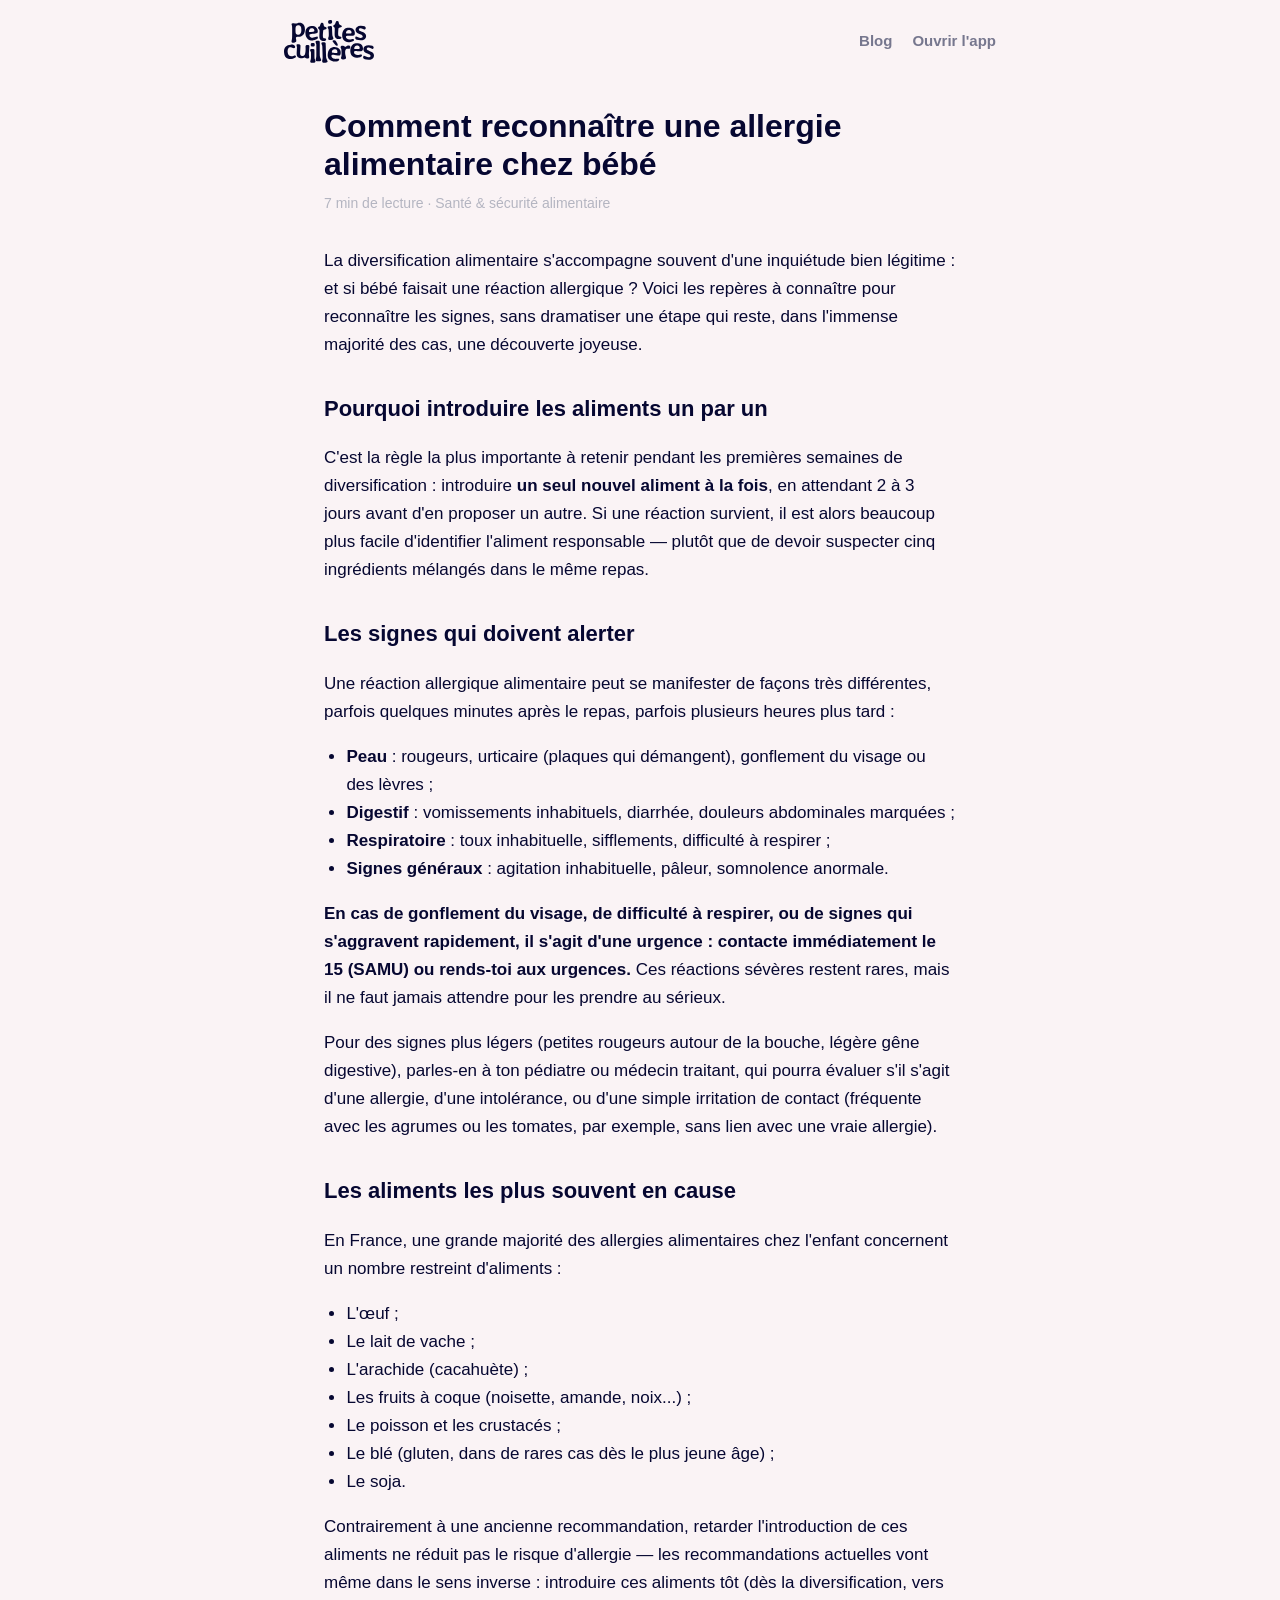
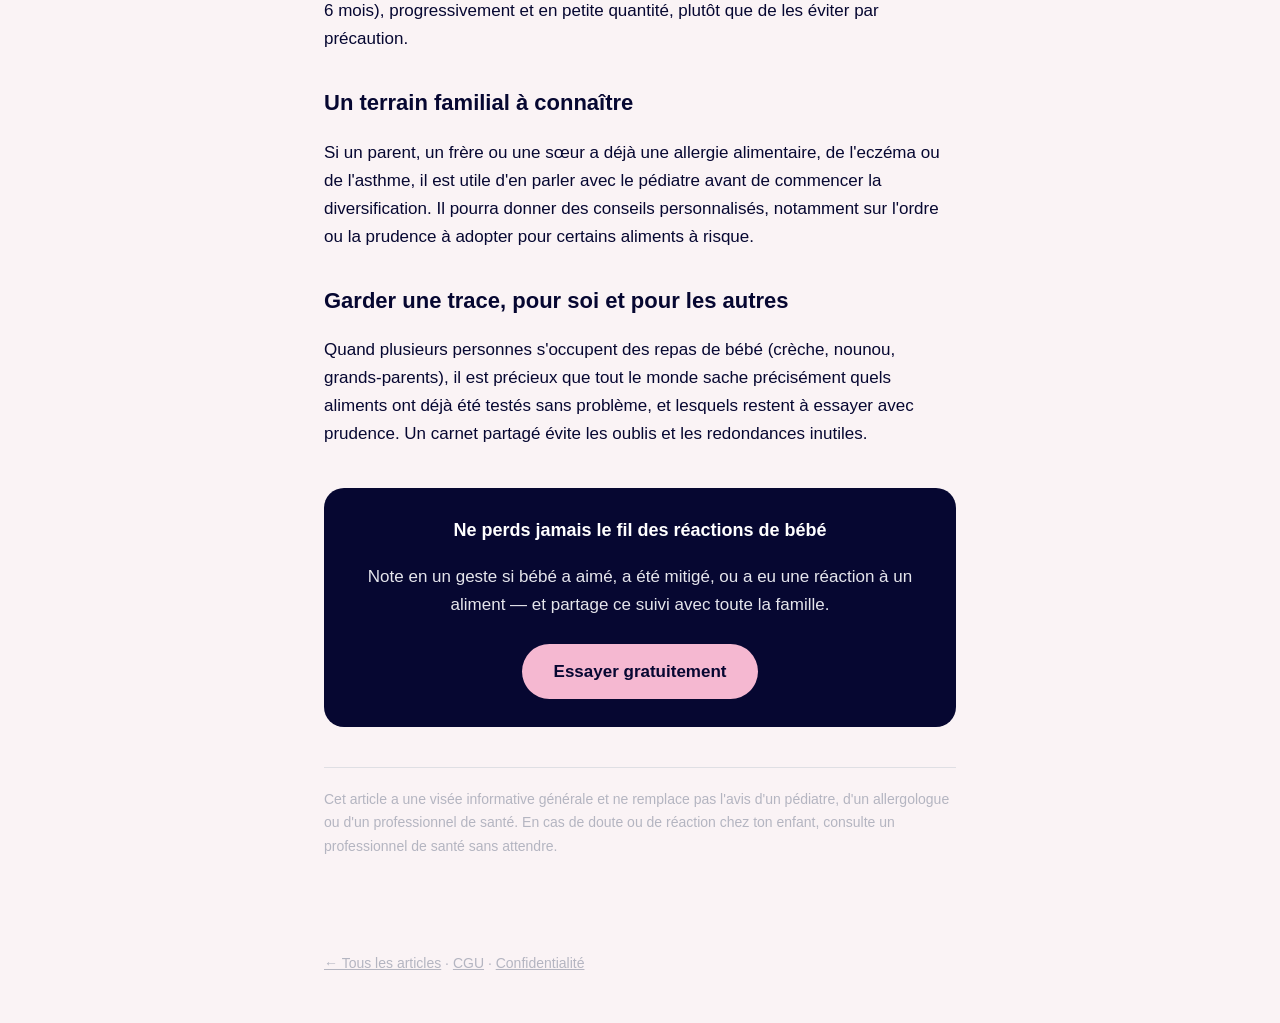
<file: blog/reconnaitre-allergie-alimentaire-bebe.html>
<!DOCTYPE html>
<html lang="fr">
<head>
<meta charset="UTF-8">
<meta name="viewport" content="width=device-width, initial-scale=1.0">
<title>Comment reconnaître une allergie alimentaire chez bébé | Petites Cuillères</title>
<meta name="description" content="Les signes d'une allergie alimentaire chez bébé, les aliments les plus souvent en cause, et les bons réflexes à avoir pendant la diversification.">
<link rel="stylesheet" href="/blog/style.css">
</head>
<body>
<header class="site-header">
  <a class="logo" href="/index.html" aria-label="Petites Cuillères"><svg xmlns="http://www.w3.org/2000/svg" viewBox="163.53 488.73 1172.59 557.78" preserveAspectRatio="xMidYMid meet" style="width:100%;height:auto;display:block;"><g transform="matrix(1, 0, 0, 1, 1000, 620)"><g fill="currentColor" fill-opacity="1" transform="translate(7.877765, 346.887465)"><path d="M 141.84375 -108.671875 L 141.921875 -109.75 L 141.828125 -110.859375 L 141.984375 -112.828125 C 141.859375 -114.285156 141.816406 -115.316406 141.859375 -115.921875 C 142.390625 -122.890625 139.738281 -129.34375 133.90625 -135.28125 C 128.070312 -141.226562 121.492188 -144.476562 114.171875 -145.03125 L 108.765625 -145.4375 C 98.671875 -146.207031 89.898438 -142.945312 82.453125 -135.65625 C 75.015625 -128.363281 70.925781 -119.914062 70.1875 -110.3125 L 69.96875 -107.421875 C 69.695312 -103.816406 71.90625 -101.835938 76.59375 -101.484375 L 81.046875 -100.59375 L 92.40625 -99.734375 L 93.3125 -99.84375 L 126.4375 -99.140625 L 130.25 -99.21875 C 137.457031 -98.675781 141.320312 -101.828125 141.84375 -108.671875 Z M 171.078125 -73.453125 C 160.796875 -70.242188 141.207031 -69.738281 112.3125 -71.9375 C 83.414062 -74.132812 68.640625 -70.910156 67.984375 -62.265625 C 67.117188 -50.847656 70.820312 -41.5625 79.09375 -34.40625 C 87.375 -27.25 99.625 -23.054688 115.84375 -21.828125 C 122.09375 -21.347656 130.144531 -22.304688 140 -24.703125 C 149.851562 -27.097656 157.476562 -28.085938 162.875 -27.671875 C 169.488281 -27.171875 172.394531 -21.632812 171.59375 -11.0625 C 171.082031 -4.332031 163.351562 1.539062 148.40625 6.5625 C 133.46875 11.59375 119.207031 13.59375 105.625 12.5625 L 101.484375 12.234375 C 86.703125 11.117188 73.863281 7.882812 62.96875 2.53125 C 52.082031 -2.820312 43.59375 -9.175781 37.5 -16.53125 C 31.414062 -23.894531 26.675781 -33.441406 23.28125 -45.171875 C 19.882812 -56.910156 18.71875 -69.75 19.78125 -83.6875 L 20.109375 -88.015625 C 22.265625 -116.367188 31.113281 -138.171875 46.65625 -153.421875 C 54.863281 -161.503906 64.789062 -167.425781 76.4375 -171.1875 C 88.09375 -174.957031 100.171875 -176.363281 112.671875 -175.40625 L 121.140625 -174.765625 C 129.671875 -174.117188 138.429688 -171.757812 147.421875 -167.6875 C 164.828125 -159.84375 176.296875 -146.164062 181.828125 -126.65625 C 184.578125 -116.90625 185.632812 -107.820312 185 -99.40625 L 184.703125 -95.453125 C 183.773438 -83.304688 179.234375 -75.972656 171.078125 -73.453125 Z M 171.078125 -73.453125 "/></g></g><g transform="matrix(1, 0, 0, 1, 874, 653)"><g fill="currentColor" fill-opacity="1" transform="translate(11.371078, 352.224353)"><path d="M 37.9375 -180.375 L 44.25 -180.578125 C 57.019531 -180.867188 65.941406 -176.992188 71.015625 -168.953125 C 72.660156 -166.359375 74.234375 -165.082031 75.734375 -165.125 C 77.242188 -165.175781 80.238281 -166.710938 84.71875 -169.734375 C 89.207031 -172.765625 93.941406 -175.59375 98.921875 -178.21875 C 103.898438 -180.851562 110.363281 -182.296875 118.3125 -182.546875 C 126.269531 -182.796875 132.257812 -181.207031 136.28125 -177.78125 C 140.3125 -174.351562 142.40625 -170.015625 142.5625 -164.765625 C 142.726562 -159.523438 141.203125 -154.414062 137.984375 -149.4375 C 134.773438 -144.457031 130.457031 -141.882812 125.03125 -141.71875 L 102.734375 -143.359375 C 99.003906 -143.242188 94.6875 -141.539062 89.78125 -138.25 C 84.882812 -134.96875 81.035156 -129.90625 78.234375 -123.0625 C 75.429688 -116.226562 74.253906 -105.613281 74.703125 -91.21875 C 75.160156 -76.832031 77.207031 -63.539062 80.84375 -51.34375 C 84.46875 -39.40625 86.390625 -30.066406 86.609375 -23.328125 C 87.023438 -9.835938 74.890625 -2.707031 50.203125 -1.9375 L 46.765625 -1.828125 C 30.023438 -1.304688 21.457031 -7.367188 21.0625 -20.015625 C 20.945312 -23.742188 22.003906 -29.347656 24.234375 -36.828125 C 26.472656 -44.304688 27.789062 -50.4375 28.1875 -55.21875 C 28.582031 -60 28.4375 -73.347656 27.75 -95.265625 C 27.0625 -117.179688 26.222656 -130.503906 25.234375 -135.234375 C 24.242188 -139.960938 22.34375 -144.84375 19.53125 -149.875 C 16.71875 -154.914062 15.242188 -159.601562 15.109375 -163.9375 C 14.972656 -168.28125 16.90625 -172.046875 20.90625 -175.234375 C 24.90625 -178.429688 30.582031 -180.144531 37.9375 -180.375 Z M 37.9375 -180.375 "/></g></g><g transform="matrix(1, 0, 0, 1, 694, 667)"><g fill="currentColor" fill-opacity="1" transform="translate(13.597583, 344.063369)"><path d="M 79.421875 -108.390625 L 79.109375 -106.234375 C 78.359375 -101.109375 84.546875 -97.582031 97.671875 -95.65625 L 98.734375 -95.5 L 99.84375 -95.515625 L 115.96875 -93.359375 C 138.132812 -90.109375 149.601562 -91.109375 150.375 -96.359375 L 151.15625 -101.71875 C 152.488281 -110.78125 150.75 -119.039062 145.9375 -126.5 C 141.125 -133.957031 134.066406 -138.367188 124.765625 -139.734375 L 119.21875 -140.546875 C 109.925781 -141.910156 101.378906 -139.691406 93.578125 -133.890625 C 85.773438 -128.085938 81.054688 -119.585938 79.421875 -108.390625 Z M 88.484375 -248.796875 L 88.890625 -251.484375 C 89.097656 -252.910156 91.164062 -254.554688 95.09375 -256.421875 C 99.019531 -258.285156 103.660156 -258.828125 109.015625 -258.046875 L 110.078125 -257.703125 L 111.140625 -257.546875 C 121.753906 -255.992188 129.644531 -251.242188 134.8125 -243.296875 C 150.84375 -218.898438 158.21875 -202.351562 156.9375 -193.65625 L 156.6875 -191.859375 C 156.070312 -187.691406 152.128906 -186.140625 144.859375 -187.203125 L 141.828125 -187.65625 C 134.304688 -188.757812 126.203125 -194.570312 117.515625 -205.09375 C 97.453125 -229.34375 87.773438 -243.910156 88.484375 -248.796875 Z M 106.734375 18.375 L 98.15625 17.109375 C 87.539062 15.554688 76.789062 12.03125 65.90625 6.53125 C 44.925781 -4.082031 32.0625 -20.628906 27.3125 -43.109375 C 24.664062 -55.804688 24.207031 -68.054688 25.9375 -79.859375 L 27.8125 -92.734375 C 29.75 -105.972656 33.734375 -118.179688 39.765625 -129.359375 C 50.671875 -149.804688 67.289062 -162.648438 89.625 -167.890625 C 100.582031 -170.441406 113.039062 -170.695312 127 -168.65625 L 131.28125 -168.015625 C 142.488281 -166.378906 152.585938 -163.015625 161.578125 -157.921875 C 178.910156 -148.203125 189.503906 -133.625 193.359375 -114.1875 C 195.390625 -104.019531 195.796875 -94.757812 194.578125 -86.40625 L 194 -82.46875 C 192.101562 -69.476562 187.6875 -62.148438 180.75 -60.484375 C 173.8125 -58.828125 158 -59.804688 133.3125 -63.421875 C 108.632812 -67.035156 93.910156 -68.757812 89.140625 -68.59375 C 79.835938 -68.257812 74.804688 -65.523438 74.046875 -60.390625 C 72.378906 -48.953125 75.804688 -38.648438 84.328125 -29.484375 C 90.535156 -22.847656 102.109375 -18.289062 119.046875 -15.8125 C 125.472656 -14.875 133.6875 -15.070312 143.6875 -16.40625 C 153.695312 -17.738281 161.617188 -17.976562 167.453125 -17.125 C 174.015625 -16.164062 176.691406 -11.570312 175.484375 -3.34375 C 174.285156 4.875 167.503906 10.878906 155.140625 14.671875 C 139.316406 19.546875 123.179688 20.78125 106.734375 18.375 Z M 106.734375 18.375 "/></g></g><g transform="matrix(1, 0, 0, 1, 625, 696)"><g fill="currentColor" fill-opacity="1" transform="translate(11.351034, 351.527044)"><path d="M 66.5 -1.46875 L 52.765625 -1.046875 C 42.773438 -0.742188 35.613281 -2.335938 31.28125 -5.828125 C 26.957031 -9.316406 24.6875 -14.671875 24.46875 -21.890625 C 24.414062 -23.703125 24.847656 -27.394531 25.765625 -32.96875 L 26.859375 -38.609375 C 29.578125 -52.421875 30.816406 -63.242188 30.578125 -71.078125 L 30.125 -86.25 L 30.078125 -93.125 L 29.34375 -117.703125 L 29.203125 -128.171875 L 28.671875 -145.703125 C 27.304688 -190.753906 26.378906 -215.289062 25.890625 -219.3125 C 25.410156 -223.332031 23.488281 -229.117188 20.125 -236.671875 C 16.757812 -244.234375 15.050781 -248.851562 15 -250.53125 L 14.90625 -253.59375 C 14.75 -258.78125 17.203125 -262.351562 22.265625 -264.3125 C 27.335938 -266.28125 35.984375 -267.445312 48.203125 -267.8125 C 60.429688 -268.1875 67.707031 -263.882812 70.03125 -254.90625 C 70.300781 -253.820312 70.863281 -239.132812 71.71875 -210.84375 L 71.671875 -207.21875 C 71.734375 -204.9375 71.800781 -202.648438 71.875 -200.359375 L 72.015625 -189.6875 L 72.53125 -172.359375 L 72.546875 -165.46875 C 74.273438 -108.632812 75.832031 -76.257812 77.21875 -68.34375 C 78.601562 -60.425781 82.03125 -50.613281 87.5 -38.90625 C 92.976562 -27.195312 95.726562 -21.101562 95.75 -20.625 C 96.113281 -8.457031 86.363281 -2.070312 66.5 -1.46875 Z M 66.5 -1.46875 "/></g></g><g transform="matrix(1, 0, 0, 1, 551, 679)"><g fill="currentColor" fill-opacity="1" transform="translate(0.829712, 347.68437)"><path d="M 66.515625 0.546875 L 52.78125 0.546875 C 42.78125 0.546875 35.671875 -1.257812 31.453125 -4.875 C 27.234375 -8.488281 25.125 -13.910156 25.125 -21.140625 C 25.125 -22.953125 25.664062 -26.628906 26.75 -32.171875 L 28.015625 -37.78125 C 31.148438 -51.507812 32.71875 -62.289062 32.71875 -70.125 L 32.71875 -85.3125 L 32.890625 -92.171875 L 32.890625 -116.765625 L 33.078125 -127.234375 L 33.078125 -144.765625 C 33.078125 -189.835938 32.894531 -214.390625 32.53125 -218.421875 C 32.164062 -222.460938 30.414062 -228.304688 27.28125 -235.953125 C 24.15625 -243.609375 22.59375 -248.28125 22.59375 -249.96875 L 22.59375 -253.03125 C 22.59375 -258.21875 25.148438 -261.710938 30.265625 -263.515625 C 35.390625 -265.328125 44.066406 -266.234375 56.296875 -266.234375 C 68.523438 -266.234375 75.664062 -261.710938 77.71875 -252.671875 C 77.957031 -251.585938 78.078125 -236.890625 78.078125 -208.578125 L 77.90625 -204.953125 C 77.90625 -202.671875 77.90625 -200.382812 77.90625 -198.09375 L 77.71875 -187.421875 L 77.71875 -170.078125 L 77.53125 -163.203125 C 77.53125 -106.335938 78.101562 -73.925781 79.25 -65.96875 C 80.394531 -58.019531 83.523438 -48.109375 88.640625 -36.234375 C 93.765625 -24.367188 96.328125 -18.195312 96.328125 -17.71875 C 96.328125 -5.539062 86.390625 0.546875 66.515625 0.546875 Z M 66.515625 0.546875 "/></g></g><g transform="matrix(1, 0, 0, 1, 482, 698)"><g fill="currentColor" fill-opacity="1" transform="translate(0.73632, 347.846224)"><path d="M 54.21875 -258.8125 L 56.9375 -258.8125 C 73.195312 -258.8125 81.328125 -252.304688 81.328125 -239.296875 L 81.328125 -232.4375 C 80.972656 -230.625 80.796875 -228.390625 80.796875 -225.734375 C 80.796875 -223.085938 78.957031 -219.925781 75.28125 -216.25 C 71.601562 -212.582031 66.929688 -210.75 61.265625 -210.75 L 56.03125 -210.203125 L 50.96875 -210.203125 C 44.21875 -210.203125 38.972656 -211.796875 35.234375 -214.984375 C 31.503906 -218.179688 29.640625 -222.488281 29.640625 -227.90625 C 29.398438 -228.875 29.28125 -229.71875 29.28125 -230.4375 L 29.09375 -233.875 L 29.28125 -234.78125 C 29.28125 -235.382812 29.28125 -235.988281 29.28125 -236.59375 L 29.640625 -240.015625 C 29.640625 -245.566406 31.6875 -250.085938 35.78125 -253.578125 C 39.882812 -257.066406 46.03125 -258.8125 54.21875 -258.8125 Z M 44.28125 0.546875 C 29.820312 0.421875 22.59375 -5.179688 22.59375 -16.265625 C 22.59375 -21.566406 23.765625 -27.46875 26.109375 -33.96875 C 28.460938 -40.476562 30.148438 -46.265625 31.171875 -51.328125 C 32.203125 -56.390625 32.71875 -71.179688 32.71875 -95.703125 C 32.71875 -120.222656 32.320312 -134.019531 31.53125 -137.09375 C 30.75 -140.164062 28.789062 -144.410156 25.65625 -149.828125 C 22.53125 -155.253906 20.96875 -159.414062 20.96875 -162.3125 L 20.96875 -164.46875 C 20.96875 -170.375 22.894531 -174.257812 26.75 -176.125 C 30.601562 -178 37.171875 -178.9375 46.453125 -178.9375 L 54.046875 -179.46875 L 61.453125 -179.46875 C 70.242188 -179.46875 75.363281 -175.914062 76.8125 -168.8125 C 77.289062 -166.519531 77.53125 -156.335938 77.53125 -138.265625 L 77.53125 -99.59375 L 77.71875 -92 L 77.71875 -79.171875 L 78.078125 -71.75 C 78.203125 -70.0625 78.265625 -67.195312 78.265625 -63.15625 C 78.265625 -59.125 80.3125 -51.742188 84.40625 -41.015625 C 88.5 -30.296875 90.546875 -23.191406 90.546875 -19.703125 L 90.546875 -17.71875 C 90.546875 -5.539062 80.125 0.546875 59.28125 0.546875 Z M 44.28125 0.546875 "/></g></g><g transform="matrix(1, 0, 0, 1, 289, 634)"><g fill="currentColor" fill-opacity="1" transform="translate(7.742506, 346.409731)"><path d="M 194.453125 -3.0625 C 193.585938 7.625 183.425781 12.179688 163.96875 10.609375 C 158.082031 10.128906 152.148438 7.984375 146.171875 4.171875 C 140.203125 0.359375 136.5 -1.601562 135.0625 -1.71875 L 115.359375 4.125 C 104.828125 7.25 95.421875 8.472656 87.140625 7.796875 L 82.265625 7.40625 C 72.054688 6.582031 62.929688 3.578125 54.890625 -1.609375 C 46.847656 -6.796875 40.9375 -13.59375 37.15625 -22 C 31.613281 -34.175781 30.507812 -60.742188 33.84375 -101.703125 C 35.34375 -120.191406 35.9375 -131.257812 35.625 -134.90625 C 35.3125 -138.5625 34.265625 -143.546875 32.484375 -149.859375 C 30.703125 -156.171875 29.984375 -161.488281 30.328125 -165.8125 C 30.679688 -170.132812 32.625 -173.175781 36.15625 -174.9375 C 39.6875 -176.707031 45.597656 -177.257812 53.890625 -176.59375 L 58.75 -176.1875 C 70.757812 -175.21875 78.113281 -170.519531 80.8125 -162.09375 C 82.445312 -156.988281 81.878906 -137.382812 79.109375 -103.28125 C 76.335938 -69.175781 76.492188 -48.007812 79.578125 -39.78125 C 83.429688 -29.300781 91.546875 -23.5625 103.921875 -22.5625 C 110.296875 -22.039062 116.523438 -23.164062 122.609375 -25.9375 C 128.703125 -28.707031 133.347656 -32.679688 136.546875 -37.859375 C 141.679688 -46.023438 145.332031 -63.382812 147.5 -89.9375 C 148.488281 -102.1875 148.644531 -113.835938 147.96875 -124.890625 C 147.300781 -135.941406 147.144531 -143.6875 147.5 -148.125 C 148.570312 -161.332031 159.613281 -167.082031 180.625 -165.375 C 190.957031 -164.539062 196.640625 -160.09375 197.671875 -152.03125 C 197.972656 -149.707031 196.835938 -132.753906 194.265625 -101.171875 C 191.703125 -69.585938 190.847656 -48.625 191.703125 -38.28125 C 192.554688 -27.9375 193.304688 -20.472656 193.953125 -15.890625 C 194.609375 -11.304688 194.882812 -8.347656 194.78125 -7.015625 Z M 194.453125 -3.0625 "/></g></g><g transform="matrix(1, 0, 0, 1, 130, 642)"><g fill="currentColor" fill-opacity="1" transform="translate(25.201091, 359.634076)"><path d="M 102.828125 -3.765625 L 94.53125 -3.171875 C 84.320312 -2.460938 73.519531 -4.054688 62.125 -7.953125 C 29.820312 -19.109375 12.203125 -45.660156 9.265625 -87.609375 L 8.671875 -96.28125 C 8.640625 -96.632812 8.613281 -96.992188 8.59375 -97.359375 C 7.6875 -110.222656 9.066406 -122.394531 12.734375 -133.875 C 20.109375 -157.832031 35.25 -174.476562 58.15625 -183.8125 C 68.476562 -188.03125 81.210938 -190.664062 96.359375 -191.71875 C 111.503906 -192.78125 124.625 -190.863281 135.71875 -185.96875 C 146.8125 -181.070312 152.679688 -174.054688 153.328125 -164.921875 C 153.773438 -158.421875 152.550781 -153.441406 149.65625 -149.984375 C 146.769531 -146.523438 142.859375 -144.625 137.921875 -144.28125 C 132.992188 -143.9375 124.878906 -145.960938 113.578125 -150.359375 C 102.273438 -154.753906 94.335938 -156.789062 89.765625 -156.46875 C 76.421875 -155.53125 67.054688 -149.953125 61.671875 -139.734375 C 56.296875 -129.523438 54.28125 -114.773438 55.625 -95.484375 C 56.976562 -76.191406 62.242188 -61.789062 71.421875 -52.28125 C 80.609375 -42.78125 92.898438 -38.566406 108.296875 -39.640625 C 114.773438 -40.097656 122.25 -41.921875 130.71875 -45.109375 C 139.195312 -48.304688 145.476562 -50.046875 149.5625 -50.328125 C 158.21875 -50.941406 162.828125 -47.222656 163.390625 -39.171875 L 163.609375 -36.09375 C 164.035156 -29.96875 157.5 -23.289062 144 -16.0625 C 130.5 -8.832031 116.773438 -4.734375 102.828125 -3.765625 Z M 102.828125 -3.765625 "/></g></g><g transform="matrix(1, 0, 0, 1, 1069, 401)"><g fill="currentColor" fill-opacity="1" transform="translate(4.863697, 347.19428)"><path d="M 36.1875 -95.953125 C 26.332031 -105.734375 21.597656 -117.96875 21.984375 -132.65625 C 22.378906 -147.351562 28.851562 -159.539062 41.40625 -169.21875 C 53.957031 -178.894531 70.46875 -183.457031 90.9375 -182.90625 C 134.175781 -181.75 155.5625 -172.375 155.09375 -154.78125 C 154.9375 -148.875 153.671875 -144.148438 151.296875 -140.609375 C 148.785156 -136.929688 145.691406 -135.140625 142.015625 -135.234375 C 138.335938 -135.335938 130.753906 -138.101562 119.265625 -143.53125 C 107.785156 -148.96875 98.003906 -151.789062 89.921875 -152 C 81.847656 -152.21875 75.75 -150.664062 71.625 -147.34375 C 67.507812 -144.019531 65.398438 -140.492188 65.296875 -136.765625 C 65.117188 -129.890625 68.398438 -124.070312 75.140625 -119.3125 C 77.628906 -117.5625 88.023438 -113.097656 106.328125 -105.921875 C 124.640625 -98.742188 137.5625 -91.554688 145.09375 -84.359375 C 155.1875 -74.566406 160.035156 -62.257812 159.640625 -47.4375 C 159.242188 -32.625 153.992188 -20.71875 143.890625 -11.71875 C 130.171875 0.582031 113.492188 6.46875 93.859375 5.9375 L 88.984375 5.8125 C 66.816406 5.21875 50.363281 2.851562 39.625 -1.28125 C 25.070312 -6.863281 17.925781 -14.410156 18.1875 -23.921875 L 18.296875 -28.078125 C 18.441406 -33.734375 19.816406 -38.0625 22.421875 -41.0625 C 25.035156 -44.070312 27.304688 -45.550781 29.234375 -45.5 C 34.296875 -45.363281 43.035156 -42.054688 55.453125 -35.578125 C 67.878906 -29.097656 78.460938 -25.738281 87.203125 -25.5 C 95.941406 -25.269531 102.796875 -26.867188 107.765625 -30.296875 C 112.734375 -33.722656 115.300781 -38.660156 115.46875 -45.109375 C 115.644531 -51.554688 111.101562 -57.550781 101.84375 -63.09375 C 99.351562 -64.601562 89.460938 -68.78125 72.171875 -75.625 C 54.878906 -82.476562 42.882812 -89.253906 36.1875 -95.953125 Z M 36.1875 -95.953125 "/></g></g><g transform="matrix(1, 0, 0, 1, 1172, 653)"><g fill="currentColor" fill-opacity="1" transform="translate(4.449391, 347.655802)"><path d="M 36.1875 -95.953125 C 26.332031 -105.734375 21.597656 -117.96875 21.984375 -132.65625 C 22.378906 -147.351562 28.851562 -159.539062 41.40625 -169.21875 C 53.957031 -178.894531 70.46875 -183.457031 90.9375 -182.90625 C 134.175781 -181.75 155.5625 -172.375 155.09375 -154.78125 C 154.9375 -148.875 153.671875 -144.148438 151.296875 -140.609375 C 148.785156 -136.929688 145.691406 -135.140625 142.015625 -135.234375 C 138.335938 -135.335938 130.753906 -138.101562 119.265625 -143.53125 C 107.785156 -148.96875 98.003906 -151.789062 89.921875 -152 C 81.847656 -152.21875 75.75 -150.664062 71.625 -147.34375 C 67.507812 -144.019531 65.398438 -140.492188 65.296875 -136.765625 C 65.117188 -129.890625 68.398438 -124.070312 75.140625 -119.3125 C 77.628906 -117.5625 88.023438 -113.097656 106.328125 -105.921875 C 124.640625 -98.742188 137.5625 -91.554688 145.09375 -84.359375 C 155.1875 -74.566406 160.035156 -62.257812 159.640625 -47.4375 C 159.242188 -32.625 153.992188 -20.71875 143.890625 -11.71875 C 130.171875 0.582031 113.492188 6.46875 93.859375 5.9375 L 88.984375 5.8125 C 66.816406 5.21875 50.363281 2.851562 39.625 -1.28125 C 25.070312 -6.863281 17.925781 -14.410156 18.1875 -23.921875 L 18.296875 -28.078125 C 18.441406 -33.734375 19.816406 -38.0625 22.421875 -41.0625 C 25.035156 -44.070312 27.304688 -45.550781 29.234375 -45.5 C 34.296875 -45.363281 43.035156 -42.054688 55.453125 -35.578125 C 67.878906 -29.097656 78.460938 -25.738281 87.203125 -25.5 C 95.941406 -25.269531 102.796875 -26.867188 107.765625 -30.296875 C 112.734375 -33.722656 115.300781 -38.660156 115.46875 -45.109375 C 115.644531 -51.554688 111.101562 -57.550781 101.84375 -63.09375 C 99.351562 -64.601562 89.460938 -68.78125 72.171875 -75.625 C 54.878906 -82.476562 42.882812 -89.253906 36.1875 -95.953125 Z M 36.1875 -95.953125 "/></g></g><g transform="matrix(1, 0, 0, 1, 898, 420)"><g fill="currentColor" fill-opacity="1" transform="translate(5.651933, 347.127903)"><path d="M 139.484375 -111.6875 L 139.546875 -112.75 L 139.421875 -113.859375 L 139.53125 -115.84375 C 139.363281 -117.300781 139.296875 -118.332031 139.328125 -118.9375 C 139.703125 -125.914062 136.910156 -132.304688 130.953125 -138.109375 C 125.003906 -143.921875 118.363281 -147.03125 111.03125 -147.4375 L 105.625 -147.734375 C 95.507812 -148.285156 86.804688 -144.835938 79.515625 -137.390625 C 72.234375 -129.941406 68.332031 -121.40625 67.8125 -111.78125 L 67.65625 -108.890625 C 67.457031 -105.285156 69.707031 -103.359375 74.40625 -103.109375 L 78.890625 -102.3125 L 90.265625 -101.6875 L 91.15625 -101.828125 L 124.296875 -101.828125 L 128.09375 -102 C 135.3125 -101.601562 139.109375 -104.832031 139.484375 -111.6875 Z M 169.453125 -77.109375 C 159.253906 -73.679688 139.6875 -72.753906 110.75 -74.328125 C 81.8125 -75.898438 67.109375 -72.359375 66.640625 -63.703125 C 66.015625 -52.265625 69.914062 -43.054688 78.34375 -36.078125 C 86.769531 -29.109375 99.101562 -25.179688 115.34375 -24.296875 C 121.601562 -23.960938 129.628906 -25.09375 139.421875 -27.6875 C 149.222656 -30.289062 156.832031 -31.445312 162.25 -31.15625 C 168.863281 -30.789062 171.882812 -25.316406 171.3125 -14.734375 C 170.9375 -8.003906 163.332031 -1.96875 148.5 3.375 C 133.675781 8.726562 119.46875 11.035156 105.875 10.296875 L 101.71875 10.078125 C 86.914062 9.265625 74.015625 6.296875 63.015625 1.171875 C 52.015625 -3.941406 43.390625 -10.109375 37.140625 -17.328125 C 30.890625 -24.554688 25.941406 -34 22.296875 -45.65625 C 18.660156 -57.320312 17.222656 -70.132812 17.984375 -84.09375 L 18.21875 -88.40625 C 19.757812 -116.800781 28.140625 -138.789062 43.359375 -154.375 C 51.398438 -162.632812 61.203125 -168.769531 72.765625 -172.78125 C 84.328125 -176.800781 96.367188 -178.46875 108.890625 -177.78125 L 117.375 -177.3125 C 125.90625 -176.851562 134.710938 -174.6875 143.796875 -170.8125 C 161.367188 -163.34375 173.128906 -149.914062 179.078125 -130.53125 C 182.035156 -120.832031 183.285156 -111.769531 182.828125 -103.34375 L 182.609375 -99.390625 C 181.953125 -87.222656 177.566406 -79.796875 169.453125 -77.109375 Z M 169.453125 -77.109375 "/></g></g><g transform="matrix(1, 0, 0, 1, 779, 385)"><g fill="currentColor" fill-opacity="1" transform="translate(5.538007, 347.024832)"><path d="M 45.90625 -19.109375 C 39.882812 -30.648438 37.660156 -51.34375 39.234375 -81.1875 C 40.816406 -111.03125 40.785156 -129.847656 39.140625 -137.640625 C 38.273438 -141.921875 35 -146.203125 29.3125 -150.484375 C 23.632812 -154.765625 20.957031 -159.972656 21.28125 -166.109375 C 21.601562 -172.242188 23.695312 -176.476562 27.5625 -178.8125 C 28.4375 -179.375 30.910156 -180.597656 34.984375 -182.484375 C 39.066406 -184.378906 41.59375 -185.9375 42.5625 -187.15625 C 43.539062 -188.375 45.65625 -194.054688 48.90625 -204.203125 C 52.15625 -214.347656 55.300781 -221.359375 58.34375 -225.234375 C 61.382812 -229.117188 65.554688 -230.921875 70.859375 -230.640625 L 73.90625 -230.484375 C 80.78125 -230.117188 85.722656 -227.679688 88.734375 -223.171875 C 90.296875 -220.804688 91.738281 -215.054688 93.0625 -205.921875 C 94.382812 -196.796875 96.519531 -190.347656 99.46875 -186.578125 C 102.414062 -182.804688 108.78125 -179.363281 118.5625 -176.25 C 128.34375 -173.144531 133.082031 -168.707031 132.78125 -162.9375 C 132.476562 -157.164062 130.757812 -153.210938 127.625 -151.078125 C 124.5 -148.941406 118.492188 -147.144531 109.609375 -145.6875 C 100.722656 -144.226562 94.847656 -141.550781 91.984375 -137.65625 C 89.128906 -133.769531 87.21875 -122.679688 86.25 -104.390625 L 85.859375 -100.625 C 85.609375 -98.101562 85.394531 -95.15625 85.21875 -91.78125 L 84.65625 -81.125 C 83.476562 -58.863281 84.945312 -44.425781 89.0625 -37.8125 C 91.613281 -33.707031 97.453125 -30.71875 106.578125 -28.84375 C 115.710938 -26.96875 120.578125 -25.890625 121.171875 -25.609375 C 125.742188 -22.960938 127.882812 -18.9375 127.59375 -13.53125 L 127.453125 -10.625 C 127.191406 -5.695312 123.6875 -1.691406 116.9375 1.390625 C 110.195312 4.472656 102.019531 5.757812 92.40625 5.25 L 84.984375 4.859375 C 66.828125 3.898438 53.800781 -4.085938 45.90625 -19.109375 Z M 45.90625 -19.109375 "/></g></g><g transform="matrix(1, 0, 0, 1, 705, 398)"><g fill="currentColor" fill-opacity="1" transform="translate(12.063832, 351.36152)"><path d="M 45.375 -260.5 L 48.09375 -260.59375 C 64.34375 -261.144531 72.691406 -254.921875 73.140625 -241.921875 L 73.375 -235.0625 C 73.082031 -233.238281 72.976562 -231.003906 73.0625 -228.359375 C 73.15625 -225.710938 71.425781 -222.488281 67.875 -218.6875 C 64.320312 -214.894531 59.71875 -212.898438 54.0625 -212.703125 L 48.84375 -211.984375 L 43.78125 -211.8125 C 37.03125 -211.582031 31.734375 -213 27.890625 -216.0625 C 24.054688 -219.132812 22.046875 -223.378906 21.859375 -228.796875 C 21.585938 -229.742188 21.441406 -230.578125 21.421875 -231.296875 L 21.109375 -234.71875 L 21.265625 -235.640625 C 21.253906 -236.242188 21.238281 -236.847656 21.21875 -237.453125 L 21.453125 -240.890625 C 21.265625 -246.441406 23.15625 -251.023438 27.125 -254.640625 C 31.101562 -258.265625 37.1875 -260.21875 45.375 -260.5 Z M 44.265625 -0.953125 C 29.816406 -0.585938 22.40625 -5.941406 22.03125 -17.015625 C 21.84375 -22.316406 22.8125 -28.257812 24.9375 -34.84375 C 27.070312 -41.425781 28.566406 -47.265625 29.421875 -52.359375 C 30.273438 -57.453125 30.28125 -72.25 29.4375 -96.75 C 28.601562 -121.257812 27.738281 -135.035156 26.84375 -138.078125 C 25.957031 -141.128906 23.859375 -145.3125 20.546875 -150.625 C 17.234375 -155.9375 15.523438 -160.039062 15.421875 -162.9375 L 15.359375 -165.09375 C 15.148438 -171 16.941406 -174.945312 20.734375 -176.9375 C 24.523438 -178.9375 31.054688 -180.09375 40.328125 -180.40625 L 47.90625 -181.203125 L 55.3125 -181.453125 C 64.09375 -181.753906 69.328125 -178.378906 71.015625 -171.328125 C 71.578125 -169.054688 72.164062 -158.890625 72.78125 -140.828125 L 74.09375 -102.171875 L 74.546875 -94.59375 L 74.984375 -81.765625 L 75.59375 -74.359375 C 75.769531 -72.679688 75.925781 -69.828125 76.0625 -65.796875 C 76.207031 -61.765625 78.507812 -54.457031 82.96875 -43.875 C 87.425781 -33.289062 89.710938 -26.253906 89.828125 -22.765625 L 89.890625 -20.78125 C 90.304688 -8.613281 80.097656 -2.175781 59.265625 -1.46875 Z M 44.265625 -0.953125 "/></g></g><g transform="matrix(1, 0, 0, 1, 578, 409)"><g fill="currentColor" fill-opacity="1" transform="translate(6.778255, 346.640985)"><path d="M 46.125 -18.578125 C 40.226562 -30.179688 38.238281 -50.894531 40.15625 -80.71875 C 42.082031 -110.539062 42.273438 -129.363281 40.734375 -137.1875 C 39.921875 -141.46875 36.691406 -145.78125 31.046875 -150.125 C 25.410156 -154.476562 22.789062 -159.71875 23.1875 -165.84375 C 23.582031 -171.976562 25.734375 -176.1875 29.640625 -178.46875 C 30.515625 -179.019531 33.003906 -180.21875 37.109375 -182.0625 C 41.210938 -183.914062 43.753906 -185.441406 44.734375 -186.640625 C 45.710938 -187.847656 47.882812 -193.503906 51.25 -203.609375 C 54.625 -213.710938 57.851562 -220.6875 60.9375 -224.53125 C 64.03125 -228.382812 68.222656 -230.144531 73.515625 -229.8125 L 76.578125 -229.609375 C 83.429688 -229.171875 88.34375 -226.675781 91.3125 -222.125 C 92.84375 -219.738281 94.21875 -213.976562 95.4375 -204.84375 C 96.664062 -195.707031 98.722656 -189.234375 101.609375 -185.421875 C 104.503906 -181.609375 110.828125 -178.085938 120.578125 -174.859375 C 130.328125 -171.640625 135.015625 -167.144531 134.640625 -161.375 C 134.273438 -155.601562 132.515625 -151.671875 129.359375 -149.578125 C 126.210938 -147.484375 120.1875 -145.757812 111.28125 -144.40625 C 102.382812 -143.050781 96.484375 -140.445312 93.578125 -136.59375 C 90.671875 -132.738281 88.625 -121.671875 87.4375 -103.390625 L 87.015625 -99.625 C 86.734375 -97.09375 86.484375 -94.144531 86.265625 -90.78125 L 85.578125 -80.140625 C 84.140625 -57.890625 85.441406 -43.4375 89.484375 -36.78125 C 91.992188 -32.644531 97.800781 -29.585938 106.90625 -27.609375 C 116.019531 -25.640625 120.875 -24.507812 121.46875 -24.21875 C 126 -21.507812 128.085938 -17.453125 127.734375 -12.046875 L 127.546875 -9.15625 C 127.234375 -4.226562 123.691406 -0.265625 116.921875 2.734375 C 110.148438 5.742188 101.957031 6.9375 92.34375 6.3125 L 84.9375 5.84375 C 66.78125 4.664062 53.84375 -3.472656 46.125 -18.578125 Z M 46.125 -18.578125 "/></g></g><g transform="matrix(1, 0, 0, 1, 404, 395)"><g fill="currentColor" fill-opacity="1" transform="translate(34.467503, 364.834976)"><path d="M 120.921875 -131.546875 L 120.8125 -132.625 L 120.53125 -133.703125 L 120.34375 -135.671875 C 119.945312 -137.085938 119.71875 -138.097656 119.65625 -138.703125 C 118.976562 -145.660156 115.253906 -151.554688 108.484375 -156.390625 C 101.710938 -161.234375 94.671875 -163.296875 87.359375 -162.578125 L 81.96875 -162.0625 C 71.894531 -161.070312 63.820312 -156.34375 57.75 -147.875 C 51.675781 -139.40625 49.113281 -130.378906 50.0625 -120.796875 L 50.34375 -117.90625 C 50.695312 -114.3125 53.21875 -112.742188 57.90625 -113.203125 L 62.4375 -113.09375 L 73.78125 -114.203125 L 74.65625 -114.484375 L 107.40625 -119.515625 L 111.125 -120.265625 C 118.320312 -120.960938 121.585938 -124.722656 120.921875 -131.546875 Z M 155.796875 -101.921875 C 146.234375 -96.992188 127.03125 -93.113281 98.1875 -90.28125 C 69.351562 -87.445312 55.359375 -81.710938 56.203125 -73.078125 C 57.328125 -61.691406 62.582031 -53.191406 71.96875 -47.578125 C 81.351562 -41.960938 94.140625 -39.945312 110.328125 -41.53125 C 116.566406 -42.144531 124.328125 -44.476562 133.609375 -48.53125 C 142.898438 -52.59375 150.242188 -54.890625 155.640625 -55.421875 C 162.234375 -56.066406 166.050781 -51.113281 167.09375 -40.5625 C 167.75 -33.851562 161.148438 -26.726562 147.296875 -19.1875 C 133.453125 -11.65625 119.753906 -7.222656 106.203125 -5.890625 L 102.078125 -5.484375 C 87.316406 -4.035156 74.109375 -5.003906 62.453125 -8.390625 C 50.804688 -11.785156 41.347656 -16.578125 34.078125 -22.765625 C 26.816406 -28.960938 20.5 -37.546875 15.125 -48.515625 C 9.75 -59.492188 6.375 -71.941406 5 -85.859375 L 4.578125 -90.171875 C 1.796875 -118.460938 6.742188 -141.460938 19.421875 -159.171875 C 26.117188 -168.546875 34.875 -176.097656 45.6875 -181.828125 C 56.507812 -187.554688 68.160156 -191.035156 80.640625 -192.265625 L 89.09375 -193.09375 C 97.601562 -193.925781 106.644531 -193.113281 116.21875 -190.65625 C 134.707031 -185.9375 148.363281 -174.445312 157.1875 -156.1875 C 161.59375 -147.050781 164.207031 -138.285156 165.03125 -129.890625 L 165.421875 -125.9375 C 166.609375 -113.820312 163.398438 -105.816406 155.796875 -101.921875 Z M 155.796875 -101.921875 "/></g></g><g transform="matrix(1, 0, 0, 1, 240, 361)"><g fill="currentColor" fill-opacity="1" transform="translate(1.198094, 347.449817)"><path d="M 148.203125 -84.40625 L 148.203125 -94.171875 C 148.203125 -112.117188 145.3125 -125.613281 139.53125 -134.65625 C 132.0625 -146.21875 122.363281 -152 110.4375 -152 L 107 -152 C 94.582031 -152 85.304688 -147.359375 79.171875 -138.078125 C 74.460938 -130.972656 72.109375 -117.238281 72.109375 -96.875 L 72.109375 -77.359375 L 72.296875 -75.546875 L 72.84375 -63.4375 C 72.957031 -62.226562 73.015625 -61.082031 73.015625 -60 C 73.015625 -50.238281 75.753906 -42.40625 81.234375 -36.5 C 86.722656 -30.601562 93.984375 -27.65625 103.015625 -27.65625 L 108.078125 -27.65625 C 120.128906 -27.65625 129.828125 -32.804688 137.171875 -43.109375 C 144.523438 -53.410156 148.203125 -67.175781 148.203125 -84.40625 Z M 43.5625 75.546875 C 28.019531 75.546875 20.25 70.304688 20.25 59.828125 L 20.25 56.03125 C 20.25 53.375 21.332031 47.890625 23.5 39.578125 C 25.664062 31.265625 27.019531 20.601562 27.5625 7.59375 C 28.101562 -5.414062 28.375 -22.890625 28.375 -44.828125 L 28.375 -103.75 L 28.203125 -116.765625 C 28.203125 -132.066406 26.875 -143.421875 24.21875 -150.828125 C 21.570312 -158.234375 20.25 -163.742188 20.25 -167.359375 C 20.25 -174.472656 29.582031 -178.03125 48.25 -178.03125 C 48.613281 -178.03125 48.914062 -178.03125 49.15625 -178.03125 C 51.8125 -178.03125 55.664062 -177.15625 60.71875 -175.40625 C 65.78125 -173.65625 70.875 -172.78125 76 -172.78125 C 81.125 -172.78125 88.265625 -174.40625 97.421875 -177.65625 C 106.578125 -180.914062 115.375 -182.546875 123.8125 -182.546875 L 128.140625 -182.546875 C 147.421875 -182.546875 163.390625 -174.894531 176.046875 -159.59375 C 188.578125 -144.289062 194.84375 -123.804688 194.84375 -98.140625 L 194.84375 -93.4375 C 194.84375 -81.144531 192.820312 -68.492188 188.78125 -55.484375 C 184.75 -42.472656 178.484375 -31.597656 169.984375 -22.859375 C 161.492188 -14.128906 152.394531 -8.101562 142.6875 -4.78125 C 132.988281 -1.46875 121.691406 0.1875 108.796875 0.1875 C 95.910156 0.1875 86.695312 2.050781 81.15625 5.78125 C 78.5 7.59375 77.171875 10.664062 77.171875 15 C 77.171875 19.34375 77.984375 25.273438 79.609375 32.796875 C 81.242188 40.328125 82.0625 46.984375 82.0625 52.765625 C 82.0625 58.554688 79.015625 63.800781 72.921875 68.5 C 66.835938 73.195312 59.820312 75.546875 51.875 75.546875 Z M 43.5625 75.546875 "/></g></g></svg></a>
  <nav><a href="/blog/index.html">Blog</a><a href="/index.html">Ouvrir l'app</a></nav>
</header>

<div class="wrap">
  <h1>Comment reconnaître une allergie alimentaire chez bébé</h1>
  <div class="meta">7 min de lecture · Santé & sécurité alimentaire</div>

  <p>La diversification alimentaire s'accompagne souvent d'une inquiétude bien légitime : et si bébé faisait une réaction allergique ? Voici les repères à connaître pour reconnaître les signes, sans dramatiser une étape qui reste, dans l'immense majorité des cas, une découverte joyeuse.</p>

  <h2>Pourquoi introduire les aliments un par un</h2>
  <p>C'est la règle la plus importante à retenir pendant les premières semaines de diversification : introduire <strong>un seul nouvel aliment à la fois</strong>, en attendant 2 à 3 jours avant d'en proposer un autre. Si une réaction survient, il est alors beaucoup plus facile d'identifier l'aliment responsable — plutôt que de devoir suspecter cinq ingrédients mélangés dans le même repas.</p>

  <h2>Les signes qui doivent alerter</h2>
  <p>Une réaction allergique alimentaire peut se manifester de façons très différentes, parfois quelques minutes après le repas, parfois plusieurs heures plus tard :</p>
  <ul>
    <li><strong>Peau</strong> : rougeurs, urticaire (plaques qui démangent), gonflement du visage ou des lèvres ;</li>
    <li><strong>Digestif</strong> : vomissements inhabituels, diarrhée, douleurs abdominales marquées ;</li>
    <li><strong>Respiratoire</strong> : toux inhabituelle, sifflements, difficulté à respirer ;</li>
    <li><strong>Signes généraux</strong> : agitation inhabituelle, pâleur, somnolence anormale.</li>
  </ul>
  <p><strong>En cas de gonflement du visage, de difficulté à respirer, ou de signes qui s'aggravent rapidement, il s'agit d'une urgence : contacte immédiatement le 15 (SAMU) ou rends-toi aux urgences.</strong> Ces réactions sévères restent rares, mais il ne faut jamais attendre pour les prendre au sérieux.</p>
  <p>Pour des signes plus légers (petites rougeurs autour de la bouche, légère gêne digestive), parles-en à ton pédiatre ou médecin traitant, qui pourra évaluer s'il s'agit d'une allergie, d'une intolérance, ou d'une simple irritation de contact (fréquente avec les agrumes ou les tomates, par exemple, sans lien avec une vraie allergie).</p>

  <h2>Les aliments les plus souvent en cause</h2>
  <p>En France, une grande majorité des allergies alimentaires chez l'enfant concernent un nombre restreint d'aliments :</p>
  <ul>
    <li>L'œuf ;</li>
    <li>Le lait de vache ;</li>
    <li>L'arachide (cacahuète) ;</li>
    <li>Les fruits à coque (noisette, amande, noix...) ;</li>
    <li>Le poisson et les crustacés ;</li>
    <li>Le blé (gluten, dans de rares cas dès le plus jeune âge) ;</li>
    <li>Le soja.</li>
  </ul>
  <p>Contrairement à une ancienne recommandation, retarder l'introduction de ces aliments ne réduit pas le risque d'allergie — les recommandations actuelles vont même dans le sens inverse : introduire ces aliments tôt (dès la diversification, vers 6 mois), progressivement et en petite quantité, plutôt que de les éviter par précaution.</p>

  <h2>Un terrain familial à connaître</h2>
  <p>Si un parent, un frère ou une sœur a déjà une allergie alimentaire, de l'eczéma ou de l'asthme, il est utile d'en parler avec le pédiatre avant de commencer la diversification. Il pourra donner des conseils personnalisés, notamment sur l'ordre ou la prudence à adopter pour certains aliments à risque.</p>

  <h2>Garder une trace, pour soi et pour les autres</h2>
  <p>Quand plusieurs personnes s'occupent des repas de bébé (crèche, nounou, grands-parents), il est précieux que tout le monde sache précisément quels aliments ont déjà été testés sans problème, et lesquels restent à essayer avec prudence. Un carnet partagé évite les oublis et les redondances inutiles.</p>

  <div class="cta">
    <h3>Ne perds jamais le fil des réactions de bébé</h3>
    <p>Note en un geste si bébé a aimé, a été mitigé, ou a eu une réaction à un aliment — et partage ce suivi avec toute la famille.</p>
    <a class="btn" href="/index.html">Essayer gratuitement</a>
  </div>

  <p class="disclaimer">Cet article a une visée informative générale et ne remplace pas l'avis d'un pédiatre, d'un allergologue ou d'un professionnel de santé. En cas de doute ou de réaction chez ton enfant, consulte un professionnel de santé sans attendre.</p>
</div>

<footer class="site-footer">
  <a href="/blog/index.html">← Tous les articles</a> · <a href="/cgu.html">CGU</a> · <a href="/confidentialite.html">Confidentialité</a>
</footer>
</body>
</html>
</file>
<file: blog/style.css>
:root{
  --bg:#FAF3F5; --card:#FFFFFF; --primary:#060731; --accent:#F5B8D1;
  --text:#060731; --text-secondary:#76778E; --text-muted:#B4B5C1; --border:#DFDFE4;
}
*{box-sizing:border-box;}
body{
  margin:0; background:var(--bg); color:var(--text);
  font-family:-apple-system,BlinkMacSystemFont,'Segoe UI',Roboto,sans-serif;
  line-height:1.65; font-size:17px;
}
a{ color:var(--primary); }
.site-header{
  display:flex; align-items:center; justify-content:space-between;
  padding:1.25rem 1.5rem; max-width:760px; margin:0 auto;
}
.site-header a.logo{ display:flex; align-items:center; color:var(--primary); text-decoration:none; }
.site-header a.logo svg{ width:90px !important; height:auto !important; display:block; }
.site-header nav a{ margin-left:1.25rem; font-size:15px; text-decoration:none; color:var(--text-secondary); font-weight:600; }
.wrap{ max-width:680px; margin:0 auto; padding:1rem 1.5rem 3rem; }
h1{ font-size:32px; line-height:1.2; margin:0.5rem 0 0.5rem; color:var(--text); }
h2{ font-size:22px; margin-top:2rem; margin-bottom:0.75rem; color:var(--text); }
h3{ font-size:18px; margin-top:1.5rem; margin-bottom:0.5rem; color:var(--text); }
p, li{ font-size:17px; color:var(--text); }
ul, ol{ padding-left:1.4rem; }
.meta{ color:var(--text-muted); font-size:14px; margin-bottom:2rem; }
.card{ background:var(--card); border:1px solid var(--border); border-radius:16px; padding:1.25rem 1.5rem; margin:1.75rem 0; }
.cta{
  background:var(--primary); color:#FFF; border-radius:20px; padding:1.75rem;
  text-align:center; margin:2.5rem 0 1rem;
}
.cta h3{ color:#FFF; margin-top:0; }
.cta p{ color:#E5E5EC; }
.cta a.btn{
  display:inline-block; background:var(--accent); color:var(--primary); font-weight:700;
  text-decoration:none; padding:0.85rem 2rem; border-radius:999px; margin-top:0.5rem;
}
.disclaimer{ font-size:14px; color:var(--text-muted); border-top:1px solid var(--border); padding-top:1.25rem; margin-top:2.5rem; }
.article-list{ list-style:none; padding:0; }
.article-list li{ margin-bottom:1.5rem; }
.article-list a{ text-decoration:none; }
.article-list h2{ margin:0 0 0.25rem; font-size:21px; }
.article-list p{ margin:0; color:var(--text-secondary); font-size:15px; }
.site-footer{ max-width:680px; margin:0 auto; padding:2rem 1.5rem 3rem; font-size:14px; color:var(--text-muted); }
.site-footer a{ color:var(--text-muted); }
</file>
